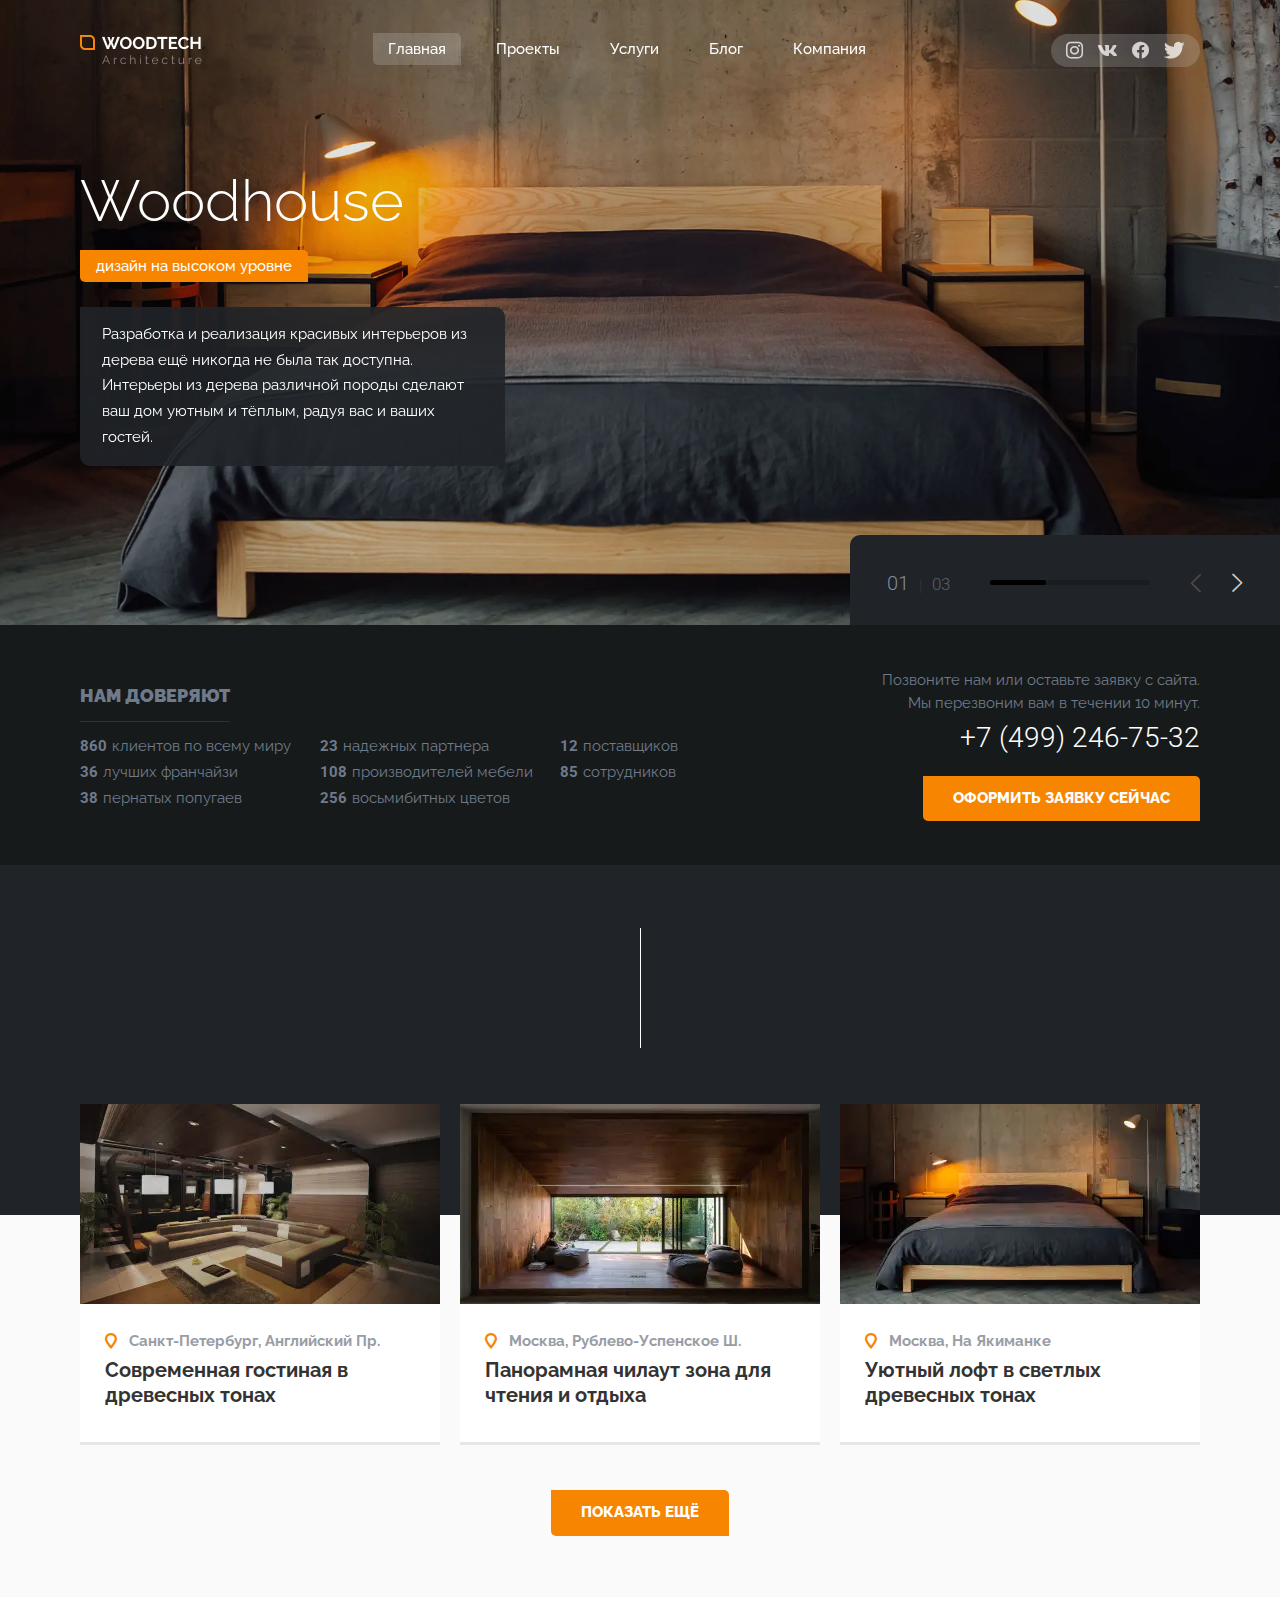
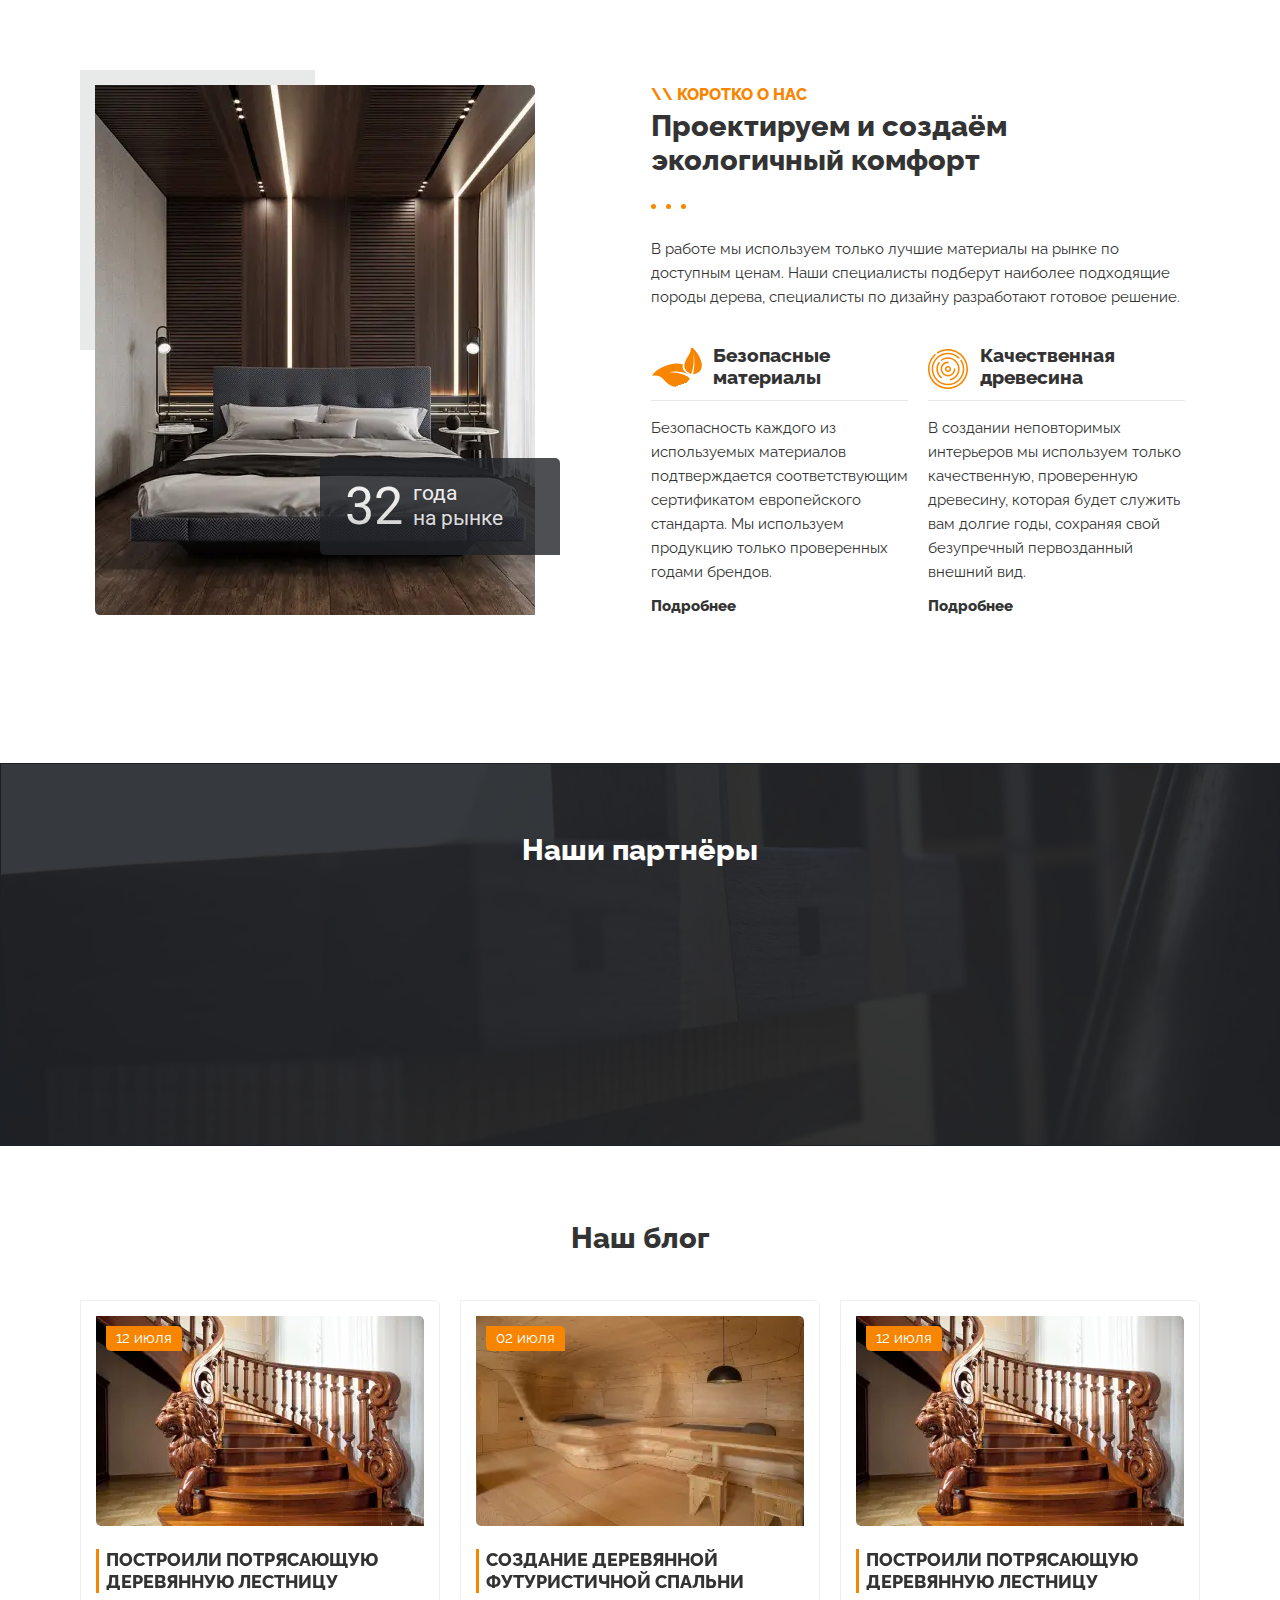
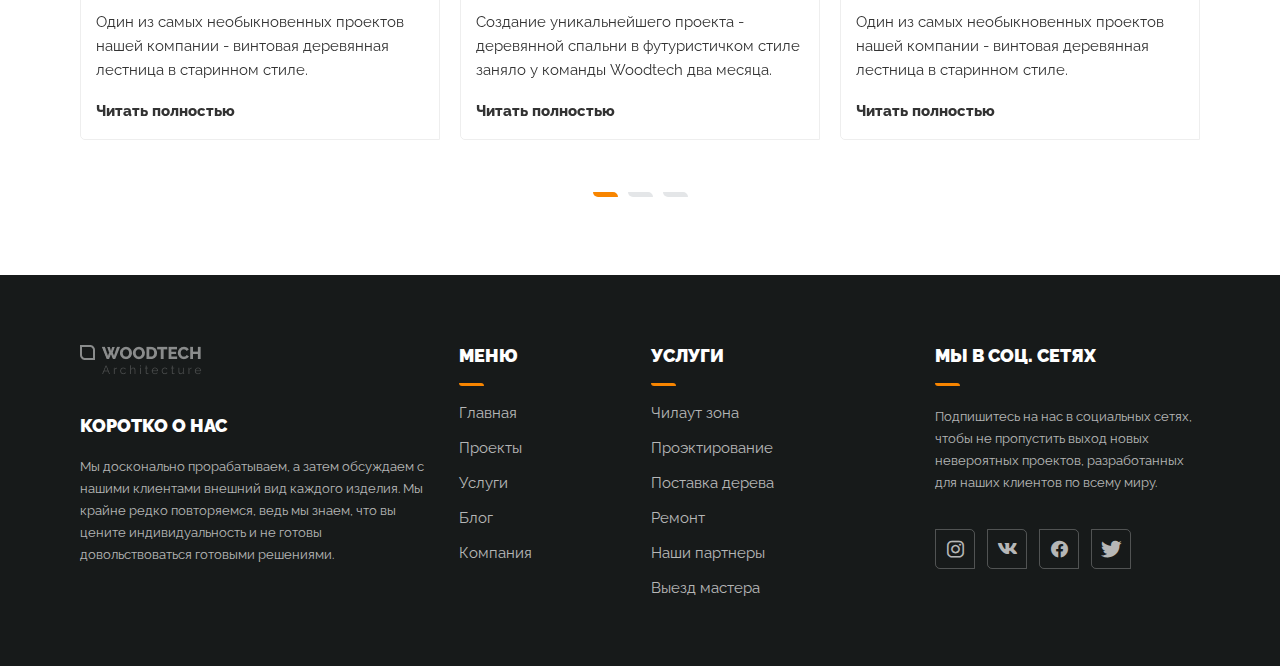
<file: index.html>
<!DOCTYPE html>
<html lang="ru">

<head>
	<title>Главная</title>
	<meta charset="UTF-8">
	<meta name="format-detection" content="telephone=no">
	<!-- <style>body{opacity: 0;}</style> -->
	<link rel="stylesheet" href="css/style.min.css?_v=20220917101238">
	<!-- <meta name="robots" content="noindex, nofollow"> -->
	<meta name="viewport" content="width=device-width, initial-scale=1.0">
</head>

<body>
	<div class="wrapper">

		<header class="header">
			<div class="header__container">

				<div class="header__body">

					<a class="header__logo logo" href="#no-scroll">
					</a>

					<div class="header__menu menu">
						<nav class="menu__body">
							<ul class="menu__list">
								<li class="menu__item">
									<a href="index.html" class="menu__link">Главная</a>
								</li>
								<li class="menu__item">
									<a href="project.html" class="menu__link">Проекты</a>
								</li>
								<li class="menu__item">
									<a href="services.html" class="menu__link">Услуги</a>
								</li>
								<li class="menu__item">
									<a href="blog.html" class="menu__link">Блог</a>
								</li>
								<li class="menu__item">
									<a href="about.html" class="menu__link">Компания</a>
								</li>
							</ul>
						</nav>

						<div class="menu__burger burger-menu">
							<span></span>
						</div>
					</div>

					<div data-da=".menu__body, 479" class="header__social social-menu">
						<a href="#no-scroll" class="social-menu__item _icon-instagram"></a>
						<a href="#no-scroll" class="social-menu__item _icon-vk"></a>
						<a href="#no-scroll" class="social-menu__item _icon-fb"></a>
						<a href="#no-scroll" class="social-menu__item _icon-twit"></a>
					</div>

				</div>

			</div>
		</header>

		<main id="#index.html" class="page-main">

			<section class="page-home">

				<div class="page-home__slider">

					<div class="page-home__swiper">

						<div class="page-home__slide slide-page-home">

							<picture><source srcset="img/page-home/page-home-slider/slider-01.webp" type="image/webp"><img src="img/page-home/page-home-slider/slider-01.png" alt="slide-photo" class="slide-page-home__bg slide-page-home__bg--1"></picture>

							<div class="slide-page-home__container">

								<div class="slide-page-home__content">
									<h1 data-swiper-parallax="-1500" class="slide-page-home__title">Woodhouse</h1>
									<h4 data-swiper-parallax="-1000" class="slide-page-home__sub-title">дизайн на высоком уровне
									</h4>
									<p data-swiper-parallax="-500" class="slide-page-home__text">
										Разработка и реализация красивых интерьеров из дерева ещё никогда не была так доступна.
										Интерьеры из дерева различной породы сделают ваш дом уютным и тёплым, радуя вас и ваших
										гостей.
									</p>
								</div>

							</div>

						</div>

						<div class="page-home__slide slide-page-home">

							<picture><source srcset="img/page-home/page-home-slider/slider-02.webp" type="image/webp"><img src="img/page-home/page-home-slider/slider-02.png" alt="slide-photo" class="slide-page-home__bg slide-page-home__bg--1"></picture>

							<div class="slide-page-home__container">

								<div class="slide-page-home__content">
									<h1 data-swiper-parallax="-1500" class="slide-page-home__title">Woodhouse</h1>
									<h4 data-swiper-parallax="-1000" class="slide-page-home__sub-title">дизайн на высоком уровне
									</h4>
									<p data-swiper-parallax="-500" class="slide-page-home__text">
										Разработка и реализация красивых интерьеров из дерева ещё никогда не была так доступна.
										Интерьеры из дерева различной породы сделают ваш дом уютным и тёплым, радуя вас и ваших
										гостей.
									</p>
								</div>

							</div>

						</div>

						<div class="page-home__slide slide-page-home">

							<picture><source srcset="img/page-home/page-home-slider/slider-01.webp" type="image/webp"><img src="img/page-home/page-home-slider/slider-01.png" alt="slide-photo" class="slide-page-home__bg slide-page-home__bg--1"></picture>

							<div class="slide-page-home__container">

								<div class="slide-page-home__content">
									<h1 data-swiper-parallax="-1500" class="slide-page-home__title">Woodhouse</h1>
									<h4 data-swiper-parallax="-1000" class="slide-page-home__sub-title">дизайн на высоком уровне
									</h4>
									<p data-swiper-parallax="-500" class="slide-page-home__text">
										Разработка и реализация красивых интерьеров из дерева ещё никогда не была так доступна.
										Интерьеры из дерева различной породы сделают ваш дом уютным и тёплым, радуя вас и ваших
										гостей.
									</p>
								</div>

							</div>

						</div>

					</div>

					<div class="page-home__controll controll-page-home">

						<div class="controll-page-home__fraction fraction-controll">
							<span class="fraction-controll__current">01</span>|<span class="fraction-controll__all">0</span>
						</div>

						<div class="controll-page-home__scroll-bar"></div>

						<div class="controll-page-home__navigation navigation-page-home">
							<span class="navigation-page-home__next _icon-arrow-left"></span>
							<span class="navigation-page-home__prev _icon-arrow-left"></span>
						</div>

					</div>

				</div>

			</section>

			<section class="page-trust trust">
				<div class="trust__container _container">

					<div class="trust__body">
						<div class="trust__difference difference-trust">
							<h2 class="difference-trust__title">Нам доверяют</h2>

							<div class="difference-trust__columns">

								<ul class="difference-trust__column">
									<li class="difference-trust__item"><span>860</span>клиентов по всему миру</li>
									<li class="difference-trust__item"><span>36</span>лучших франчайзи</li>
									<li class="difference-trust__item"><span>38</span>пернатых попугаев</li>
								</ul>

								<ul class="difference-trust__column">
									<li class="difference-trust__item"><span>23</span>надежных партнера</li>
									<li class="difference-trust__item"><span>108</span>производителей мебели</li>
									<li class="difference-trust__item"><span>256</span>восьмибитных цветов</li>
								</ul>

								<ul class="difference-trust__column">
									<li class="difference-trust__item"><span>12</span>поставщиков</li>
									<li class="difference-trust__item"><span>85</span>сотрудников</li>
								</ul>

							</div>

						</div>

						<div class="trust__address address-trust">
							<p class="address-trust__text">
								Позвоните нам или оставьте заявку с сайта.
							</p>
							<p class="address-trust__text">
								Мы перезвоним вам в течении 10 минут.
							</p>
							<a href="tel:+74992467532" class="address-trust__phone">+7 (499) 246-75-32</a>
							<button type="button" class="address-trust__button button">Оформить заявку сейчас</button>
						</div>

					</div>

				</div>
			</section>

			<section class="page-work work">

				<div class="work__top-bg">

					<div class="work__container _container">

						<div class="work__top top-work">

							<p data-watch-threshold="0.7" data-watch data-watch-once class="top-work__text">
								Представляем вам лучшие проекты, разработанные нашей командой профессионалов с любовью и заботой
								cо клиентах. Портфолио
								позволит вам выбрать интересующий стиль, цвет дерева, фактуру, дизайн и расположение элементов.
							</p>

							<span class="top-work__line"></span>

							<div data-watch-threshold="0.7" data-watch data-watch-once class="top-work__content">
								<span class="top-work__subtitle">\\ Лучшие работы</span>
								<h2 class="top-work__title">Создаём тёплую атмосферу вашего отдыха</h2>
							</div>

						</div>

					</div>

				</div>

				<div class="work__bottom-bg">

					<div class="work__container _container">

						<div class="work__bottom bottom-work">

							<div class="bottom-work__cards">

								<div class="bottom-work__card card-bottom-work">
									<div class="card-bottom-work__box-img card-bottom-work__box-img-ibg">
										<picture><source srcset="img/page-work/bg-01.webp" type="image/webp"><img class="card-bottom-work__img" src="img/page-work/bg-01.png" alt="photo"></picture>
									</div>
									<div class="card-bottom-work__content content-card-bottom">
										<a href="#no-scroll" class="content-card-bottom__location _icon-location">
											Санкт-Петербург, Английский Пр.
										</a>
										<a href="#no-scroll" class="content-card-bottom__text">
											Современная гостиная в древесных тонах
										</a>
									</div>
								</div>

								<div class="bottom-work__card card-bottom-work">
									<div class="card-bottom-work__box-img card-bottom-work__box-img-ibg">
										<picture><source srcset="img/page-work/bg-02.webp" type="image/webp"><img class="card-bottom-work__img" src="img/page-work/bg-02.png" alt="photo"></picture>
									</div>
									<div class="card-bottom-work__content content-card-bottom">
										<a href="#no-scroll" class="content-card-bottom__location _icon-location">
											Москва, Рублево-Успенское Ш.
										</a>
										<a href="#no-scroll" class="content-card-bottom__text">
											Панорамная чилаут зона для чтения и отдыха
										</a>
									</div>
								</div>

								<div class="bottom-work__card card-bottom-work">
									<div class="card-bottom-work__box-img card-bottom-work__box-img-ibg">
										<picture><source srcset="img/page-work/bg-03.webp" type="image/webp"><img class="card-bottom-work__img" src="img/page-work/bg-03.png" alt="photo2"></picture>
									</div>
									<div class="card-bottom-work__content content-card-bottom">
										<a href="#no-scroll" class="content-card-bottom__location _icon-location">
											Москва, На Якиманке
										</a>
										<a href="#no-scroll" class="content-card-bottom__text">
											Уютный лофт в светлых древесных тонах
										</a>
									</div>
								</div>

							</div>

							<button type="button" class="bottom-work__button button">Показать ещё</button>

						</div>

					</div>

				</div>

			</section>

			<section class="page__shot shot">
				<div class="shot__container _container">

					<div class="shot__inner">

						<a href="" class="shot__photo photo-shot">
							<div class="photo-shot__box photo-shot__box-ibg">
								<picture><source srcset="img/page-shot/photo-1.webp" type="image/webp"><img src="img/page-shot/photo-1.jpg" alt="photo3" class="photo-shot__img"></picture>

								<div class="photo-shot__label label-photo">
									<span class="label-photo__year">32</span>
									<span class="label-photo__text">года <br> на рынке</span>
								</div>
							</div>

						</a>

						<div class="shot__content content-shot">

							<h3 class="content-shot__subtitle">\\ коротко о нас</h3>

							<h2 class="content-shot__title">
								Проектируем и создаём экологичный комфорт
							</h2>

							<div class="content-shot__dots dots">
								<span></span>
								<span></span>
								<span></span>
							</div>

							<p class="content-shot__text">
								В работе мы используем только лучшие материалы на рынке по доступным ценам. Наши специалисты
								подберут наиболее
								подходящие породы дерева, специалисты по дизайну разработают готовое решение.
							</p>

							<div class="content-shot__columns">

								<div class="content-shot__column column-content-shot">

									<h4 class="column-content-shot__title column-content-shot__title--eco">
										Безопасные материалы
									</h4>

									<p class="column-content-shot__text">
										Безопасность каждого из используемых материалов подтверждается соответствующим
										сертификатом европейского стандарта. Мы используем продукцию только проверенных годами
										брендов.
									</p>
									<a href="#no-scroll" class="column-content-shot__more">
										Подробнее
									</a>
								</div>

								<div class="content-shot__column column-content-shot">

									<h4 class="column-content-shot__title column-content-shot__title--wood">
										Качественная древесина
									</h4>
									<p class="column-content-shot__text">
										В создании неповторимых интерьеров мы используем только качественную, проверенную
										древесину, которая будет служить вам долгие годы, сохраняя свой безупречный первозданный
										внешний вид.
									</p>
									<a href="#no-scroll" class="column-content-shot__more">
										Подробнее
									</a>
								</div>

							</div>

						</div>

					</div>

				</div>
			</section>

			<div class="partners">
				<div class="partners__bg">
					<div class="partners__container _container">

						<div class="partners__body body-partners">

							<h2 class="body-partners__title">
								Наши партнёры
							</h2>

							<div class="body-partners__items">

								<div class="body-partners__item item-partners" data-watch data-watch-once data-watch-threshold="0.7">
									<div class="item-partners__logo">
										<picture><source srcset="img/section-partners/milano.webp" type="image/webp"><img src="img/section-partners/milano.png" alt="logo"></picture>
									</div>
									<p class="item-partners__text">
										<span>Milano Parquet S.R.L.</span>
										Мы заботимся о древесине и тщательно следим за всем производственным процессом.
									</p>
								</div>

								<div class="body-partners__item item-partners" data-watch data-watch-once data-watch-threshold="0.7">
									<div class="item-partners__logo">
										<picture><source srcset="img/section-partners/mazzucato.webp" type="image/webp"><img src="img/section-partners/mazzucato.png" alt="logo"></picture>
									</div>
									<p class="item-partners__text">
										<span>Mazzucato Legnami</span>
										- итальянский производитель древесины, крупнейший лидер рынка в Европе.
									</p>
								</div>

								<div class="body-partners__item item-partners" data-watch data-watch-once data-watch-threshold="0.7">
									<div class="item-partners__logo">
										<picture><source srcset="img/section-partners/fanfani.webp" type="image/webp"><img src="img/section-partners/fanfani.png" alt="logo"></picture>
									</div>
									<p class="item-partners__text">
										<span>Andrea Fanfani</span>
										создаёт уникальную итальянскую мебель ручной работы, как продолжение вашего интерьера.
									</p>
								</div>

								<div class="body-partners__item item-partners" data-watch data-watch-once data-watch-threshold="0.7">
									<div class="item-partners__logo">
										<picture><source srcset="img/section-partners/cappelini.webp" type="image/webp"><img src="img/section-partners/cappelini.png" alt="logo"></picture>
									</div>
									<p class="item-partners__text">
										<span>Angelo Cappelini</span>
										воспроизводит мебель ушедших эпох: ампир, барокко, рококо и многие другие.
									</p>
								</div>

							</div>

						</div>

					</div>
				</div>
			</div>

			<section class="blog">
				<div class="blog__container _container">
					<h1 class="blog__title">Наш блог</h1>

					<div class="blog__slider slider-blog">
						<div class="slider-blog__wrapper slider-blog__swiper">

							<article class="slider-blog__slide slide-blog">

								<a href="#no-scroll" class="slide-blog__img-box-ibg">
									<picture><source srcset="img/slide-blog/image-01.webp" type="image/webp"><img src="img/slide-blog/image-01.jpg" alt="photo" class="slide-blog__img"></picture>
									<span class="slide-blog__date date-blog">12 июля</span>
								</a>

								<div class="slide-blog__content content-slide-blog">
									<h2 class="content-slide-blog__title">
										<a class="content-slide-blog__title-link" href="#no-scroll">
											Построили потрясающую деревянную лестницу
										</a>
									</h2>
									<p class="content-slide-blog__text">
										Один из самых необыкновенных проектов нашей компании - винтовая деревянная лестница в
										старинном стиле.
									</p>

									<div class="content-slide-blog__more">
										<a href="#no-croll" class="content-slide-blog__link">
											Читать полностью
										</a>
									</div>
								</div>
							</article>

							<article class="slider-blog__slide slide-blog">

								<a href="#no-scroll" class="slide-blog__img-box-ibg">
									<picture><source srcset="img/slide-blog/image-02.webp" type="image/webp"><img src="img/slide-blog/image-02.jpg" alt="photo" class="slide-blog__img"></picture>
									<span class="slide-blog__date date-blog">02 июля</span>
								</a>

								<div class="slide-blog__content content-slide-blog">
									<h2 class="content-slide-blog__title">
										<a class="content-slide-blog__title-link" href="#no-scroll">
											создание деревянной футуристичной спальни
										</a>
									</h2>
									<p class="content-slide-blog__text">
										Создание уникальнейшего проекта - деревянной спальни в футуристичком стиле заняло у
										команды Woodtech два месяца.
									</p>
									<div class="content-slide-blog__more">
										<a href="#no-croll" class="content-slide-blog__link">
											Читать полностью
										</a>
									</div>
								</div>
							</article>

							<article class="slider-blog__slide slide-blog">

								<a href="#no-scroll" class="slide-blog__img-box-ibg">
									<picture><source srcset="img/slide-blog/image-01.webp" type="image/webp"><img src="img/slide-blog/image-01.jpg" alt="photo" class="slide-blog__img"></picture>
									<span class="slide-blog__date date-blog">12 июля</span>
								</a>

								<div class="slide-blog__content content-slide-blog">
									<h2 class="content-slide-blog__title">
										<a class="content-slide-blog__title-link" href="#no-scroll">
											Построили потрясающую деревянную лестницу
										</a>
									</h2>
									<p class="content-slide-blog__text">
										Один из самых необыкновенных проектов нашей компании - винтовая деревянная лестница в
										старинном стиле.
									</p>
									<div class="content-slide-blog__more">
										<a href="#no-croll" class="content-slide-blog__link">
											Читать полностью
										</a>
									</div>
								</div>
							</article>

							<article class="slider-blog__slide slide-blog">

								<a href="#no-scroll" class="slide-blog__img-box-ibg">
									<picture><source srcset="img/slide-blog/image-04.webp" type="image/webp"><img src="img/slide-blog/image-04.jpg" alt="photo" class="slide-blog__img"></picture>
									<span class="slide-blog__date date-blog">12 июля</span>
								</a>

								<div class="slide-blog__content content-slide-blog">
									<h2 class="content-slide-blog__title">
										<a class="content-slide-blog__title-link" href="#no-scroll">
											Построили потрясающую деревянную лестницу
										</a>
									</h2>
									<p class="content-slide-blog__text">
										Один из самых необыкновенных проектов нашей компании - винтовая деревянная лестница в
										старинном стиле.
									</p>
									<div class="content-slide-blog__more">
										<a href="#no-croll" class="content-slide-blog__link">
											Читать полностью
										</a>
									</div>
								</div>
							</article>

							<article class="slider-blog__slide slide-blog">

								<a href="#no-scroll" class="slide-blog__img-box-ibg">
									<picture><source srcset="img/slide-blog/image-05.webp" type="image/webp"><img src="img/slide-blog/image-05.jpg" alt="photo" class="slide-blog__img"></picture>
									<span class="slide-blog__date date-blog">02 июля</span>
								</a>

								<div class="slide-blog__content content-slide-blog">
									<h2 class="content-slide-blog__title">
										<a class="content-slide-blog__title-link" href="#no-scroll">
											создание деревянной футуристичной спальни
										</a>
									</h2>
									<p class="content-slide-blog__text">
										Создание уникальнейшего проекта - деревянной спальни в футуристичком стиле заняло у
										команды Woodtech два месяца.
									</p>
									<div class="content-slide-blog__more">
										<a href="#no-croll" class="content-slide-blog__link">
											Читать полностью
										</a>
									</div>
								</div>
							</article>

						</div>

						<div class="slider-blog__pagination"></div>
					</div>

				</div>
			</section>

		</main>

		<footer class="footer">
			<div class="footer__container">

				<div class="footer__body">

					<div class="footer__content content-footer">
						<a href="index.html" class="content-footer__logo">
							<picture><source srcset="img/footer/footer-logo.webp" type="image/webp"><img src="img/footer/footer-logo.png" alt="logo"></picture>
						</a>
						<h3 class="content-footer__title footer-title">
							<span>Коротко о нас</span>
						</h3>
						<p class="content-footer__text">
							Мы досконально прорабатываем, а затем обсуждаем с нашими клиентами внешний вид каждого изделия. Мы крайне
							редко повторяемся, ведь мы знаем, что вы цените индивидуальность и не готовы довольствоваться готовыми
							решениями.
						</p>
					</div>

					<div class="footer__menu-block footer-block">

						<div data-spollers="992" class="item-menu-footer__spoller spoller-item-footer">

							<div class="spoller-item-footer__item">

								<button class="spoller-item-footer__title footer-title title-decor _icon-arrow-left" type="button" data-spoller>Меню</button>

								<div class="spoller-item-footer__body">

									<nav class="menu-footer">
										<ul class="menu-footer__list">
											<li class="menu-footer__item">
												<a href="index.html" class="menu-footer__link">Главная</a>
											</li>
											<li class="menu-footer__item">
												<a href="project.html" class="menu-footer__link">Проекты</a>
											</li>
											<li class="menu-footer__item">
												<a href="services.html" class="menu-footer__link">Услуги</a>
											</li>
											<li class="menu-footer__item">
												<a href="blog.html" class="menu-footer__link">Блог</a>
											</li>
											<li class="menu-footer__item">
												<a href="about.html" class="menu-footer__link">Компания</a>
											</li>
										</ul>
									</nav>

								</div>
							</div>

							<div class="spoller-item-footer__item">

								<button class="spoller-item-footer__title footer-title title-decor _icon-arrow-left" type="button" data-spoller>Услуги</button>

								<div class="spoller-item-footer__body">

									<nav class="menu-footer">
										<ul class="menu-footer__list">
											<li class="menu-footer__item">
												<a href="readingArea.html" class="menu-footer__link">
													Чилаут зона
												</a>
											</li>
											<li class="menu-footer__item">
												<a href="project.html" class="menu-footer__link">
													Проэктирование
												</a>
											</li>
											<li class="menu-footer__item">
												<a href="#no-scroll" class="menu-footer__link">
													Поставка дерева
												</a>
											</li>
											<li class="menu-footer__item">
												<a href="#no-scroll" class="menu-footer__link">
													Ремонт
												</a>
											</li>
											<li class="menu-footer__item">
												<a href="partners.html" class="menu-footer__link">
													Наши партнеры
												</a>
											</li>
											<li class="menu-footer__item">
												<a href="contacts.html" class="menu-footer__link">
													Выезд мастера
												</a>
											</li>
										</ul>
									</nav>

								</div>
							</div>

						</div>

					</div>

					<div class="footer__social social-footer">
						<h3 class="social-footer__title footer-title title-decor">
							<span>Мы в соц. сетях</span>
						</h3>
						<p class="social-footer__text">
							Подпишитесь на нас в социальных сетях, чтобы не пропустить выход новых невероятных проектов, разработанных для наших клиентов по всему миру.
						</p>
						<ul class="social-footer__list">
							<li class="social-footer__item">
								<a href="#no-scroll" class="social-footer__link _icon-instagram"></a>
							</li>
							<li class="social-footer__item">
								<a href="#no-scroll" class="social-footer__link _icon-vk"></a>
							</li>
							<li class="social-footer__item">
								<a href="#no-scroll" class="social-footer__link _icon-fb"></a>
							</li>
							<li class="social-footer__item">
								<a href="#no-scroll" class="social-footer__link _icon-twit"></a>
							</li>
						</ul>
					</div>

				</div>

			</div>

			<div class="footer__scroll">
				<a data-goto=".header, .header--white" data-goto-speed="1000" href="#no-scroll" class="scroll-up _icon-arrow-left"></a>
			</div>
		</footer>

	</div>
	<!--
<div id="popup" aria-hidden="true" class="popup">
	<div class="popup__wrapper">
		<div class="popup__content">
			<button data-close type="button" class="popup__close">Закрыть</button>
			<div class="popup__text">
			</div>
		</div>
	</div>
</div>-->


	<script src="js/app.min.js?_v=20220917101238"></script>
</body>

</html>
</file>
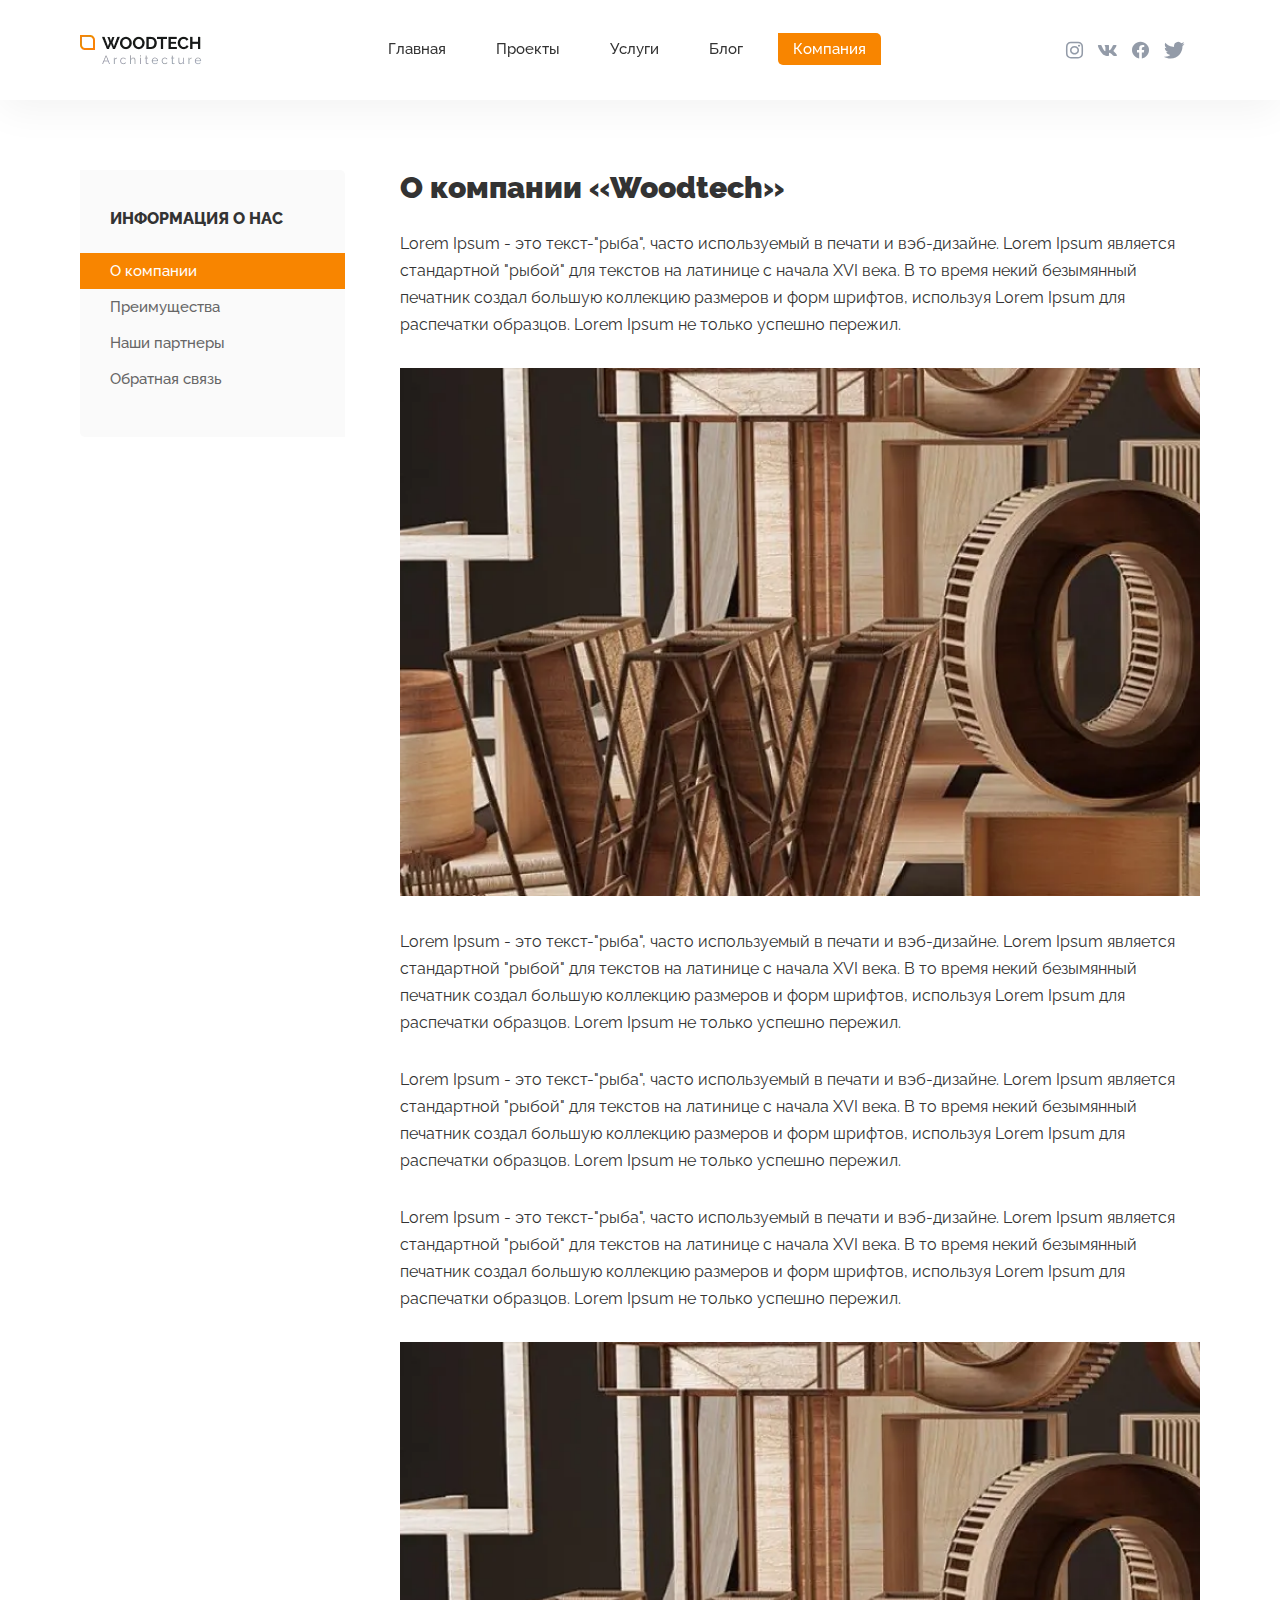
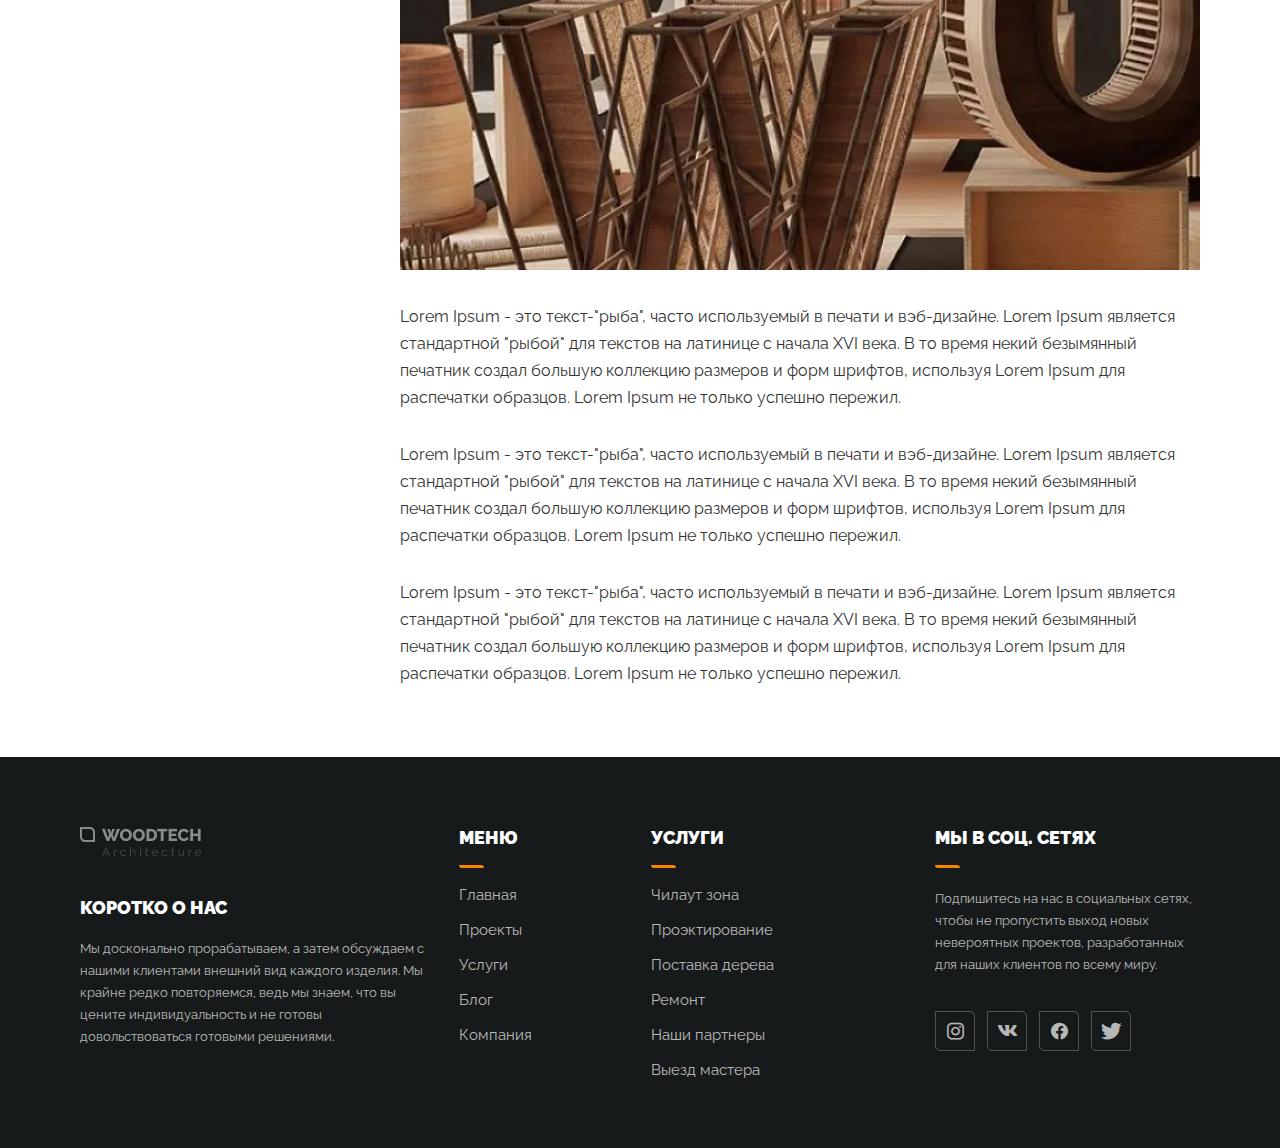
<file: about.html>
<!DOCTYPE html>
<html lang="ru">

<head>
	<title>О компании</title>
	<meta charset="UTF-8">
	<meta name="format-detection" content="telephone=no">
	<!-- <style>body{opacity: 0;}</style> -->
	<link rel="stylesheet" href="css/style.min.css?_v=20220917101238">
	<!-- <meta name="robots" content="noindex, nofollow"> -->
	<meta name="viewport" content="width=device-width, initial-scale=1.0">
</head>

<body>
	<div class="wrapper">
		<header class="header--white">
			<div class="header__container">

				<div class="header__body">

					<a class="header__logo logo" href="index.html">
					</a>

					<div class="header__menu menu">
						<nav class="menu__body">
							<ul class="menu__list">
								<li class="menu__item">
									<a href="index.html" class="menu__link">Главная</a>
								</li>
								<li class="menu__item">
									<a href="project.html" class="menu__link">Проекты</a>
								</li>
								<li class="menu__item">
									<a href="services.html" class="menu__link">Услуги</a>
								</li>
								<li class="menu__item">
									<a href="blog.html" class="menu__link">Блог</a>
								</li>
								<li class="menu__item">
									<a href="about.html" class="menu__link">Компания</a>
								</li>
							</ul>
						</nav>

						<div class="menu__burger burger-menu">
							<span></span>
						</div>
					</div>

					<div data-da=".menu__body, 479" class="header__social social-menu">
						<a href="#no-scroll" class="social-menu__item _icon-instagram"></a>
						<a href="#no-scroll" class="social-menu__item _icon-vk"></a>
						<a href="#no-scroll" class="social-menu__item _icon-fb"></a>
						<a href="#no-scroll" class="social-menu__item _icon-twit"></a>
					</div>

				</div>

			</div>
		</header>
		<main class="page page-about">

			<div class="page-about__container _container">

				<div class="page-about__body body-about">

					<aside class="body-about__sidebar sidebar">
						<h3 class="sidebar__title">Информация о нас</h3>
						<ul class="sidebar__list">
							<li class="sidebar__item sidebar__item--active">
								<a href="#no-scroll" class="sidebar__link">О компании</a>
							</li>
							<li class="sidebar__item">
								<a href="benefits.html" class="sidebar__link">Преимущества</a>
							</li>
							<li class="sidebar__item">
								<a href="partners.html" class="sidebar__link">Наши партнеры</a>
							</li>
							<li class="sidebar__item">
								<a href="contacts.html" class="sidebar__link">Обратная связь</a>
							</li>
						</ul>
					</aside>

					<div class="body-about__content content-about">
						<h2 class="content-about__title title">О компании «Woodtech»</h2>
						<p class="content-about__text">
							Lorem Ipsum - это текст-"рыба", часто используемый в печати и вэб-дизайне. Lorem Ipsum является
							стандартной "рыбой" для
							текстов на латинице с начала XVI века. В то время некий безымянный печатник создал большую
							коллекцию размеров и форм
							шрифтов, используя Lorem Ipsum для распечатки образцов. Lorem Ipsum не только успешно пережил.
						</p>
						<div class="content-about__box-img-ibg">
							<picture><source srcset="img/page-about/01.webp" type="image/webp"><img src="img/page-about/01.jpg" alt="photo" class="content-about__img"></picture>
						</div>
						<p class="content-about__text">
							Lorem Ipsum - это текст-"рыба", часто используемый в печати и вэб-дизайне. Lorem Ipsum является
							стандартной "рыбой" для
							текстов на латинице с начала XVI века. В то время некий безымянный печатник создал большую
							коллекцию размеров и форм
							шрифтов, используя Lorem Ipsum для распечатки образцов. Lorem Ipsum не только успешно пережил.
						</p>
						<p class="content-about__text">
							Lorem Ipsum - это текст-"рыба", часто используемый в печати и вэб-дизайне. Lorem Ipsum является
							стандартной "рыбой" для
							текстов на латинице с начала XVI века. В то время некий безымянный печатник создал большую
							коллекцию размеров и форм
							шрифтов, используя Lorem Ipsum для распечатки образцов. Lorem Ipsum не только успешно пережил.
						</p>
						<p class="content-about__text">
							Lorem Ipsum - это текст-"рыба", часто используемый в печати и вэб-дизайне. Lorem Ipsum является
							стандартной "рыбой" для
							текстов на латинице с начала XVI века. В то время некий безымянный печатник создал большую
							коллекцию размеров и форм
							шрифтов, используя Lorem Ipsum для распечатки образцов. Lorem Ipsum не только успешно пережил.
						</p>
						<div class="content-about__box-img-ibg">
							<picture><source srcset="img/page-about/01.webp" type="image/webp"><img src="img/page-about/01.jpg" alt="photo" class="content-about__img"></picture>
						</div>
						<p class="content-about__text">
							Lorem Ipsum - это текст-"рыба", часто используемый в печати и вэб-дизайне. Lorem Ipsum является
							стандартной "рыбой" для
							текстов на латинице с начала XVI века. В то время некий безымянный печатник создал большую
							коллекцию размеров и форм
							шрифтов, используя Lorem Ipsum для распечатки образцов. Lorem Ipsum не только успешно пережил.
						</p>
						<p class="content-about__text">
							Lorem Ipsum - это текст-"рыба", часто используемый в печати и вэб-дизайне. Lorem Ipsum является
							стандартной "рыбой" для
							текстов на латинице с начала XVI века. В то время некий безымянный печатник создал большую
							коллекцию размеров и форм
							шрифтов, используя Lorem Ipsum для распечатки образцов. Lorem Ipsum не только успешно пережил.
						</p>
						<p class="content-about__text">
							Lorem Ipsum - это текст-"рыба", часто используемый в печати и вэб-дизайне. Lorem Ipsum является
							стандартной "рыбой" для
							текстов на латинице с начала XVI века. В то время некий безымянный печатник создал большую
							коллекцию размеров и форм
							шрифтов, используя Lorem Ipsum для распечатки образцов. Lorem Ipsum не только успешно пережил.
						</p>
					</div>

				</div>

			</div>

		</main>
		<footer class="footer">
			<div class="footer__container">

				<div class="footer__body">

					<div class="footer__content content-footer">
						<a href="index.html" class="content-footer__logo">
							<picture><source srcset="img/footer/footer-logo.webp" type="image/webp"><img src="img/footer/footer-logo.png" alt="logo"></picture>
						</a>
						<h3 class="content-footer__title footer-title">
							<span>Коротко о нас</span>
						</h3>
						<p class="content-footer__text">
							Мы досконально прорабатываем, а затем обсуждаем с нашими клиентами внешний вид каждого изделия. Мы крайне
							редко повторяемся, ведь мы знаем, что вы цените индивидуальность и не готовы довольствоваться готовыми
							решениями.
						</p>
					</div>

					<div class="footer__menu-block footer-block">

						<div data-spollers="992" class="item-menu-footer__spoller spoller-item-footer">

							<div class="spoller-item-footer__item">

								<button class="spoller-item-footer__title footer-title title-decor _icon-arrow-left" type="button" data-spoller>Меню</button>

								<div class="spoller-item-footer__body">

									<nav class="menu-footer">
										<ul class="menu-footer__list">
											<li class="menu-footer__item">
												<a href="index.html" class="menu-footer__link">Главная</a>
											</li>
											<li class="menu-footer__item">
												<a href="project.html" class="menu-footer__link">Проекты</a>
											</li>
											<li class="menu-footer__item">
												<a href="services.html" class="menu-footer__link">Услуги</a>
											</li>
											<li class="menu-footer__item">
												<a href="blog.html" class="menu-footer__link">Блог</a>
											</li>
											<li class="menu-footer__item">
												<a href="about.html" class="menu-footer__link">Компания</a>
											</li>
										</ul>
									</nav>

								</div>
							</div>

							<div class="spoller-item-footer__item">

								<button class="spoller-item-footer__title footer-title title-decor _icon-arrow-left" type="button" data-spoller>Услуги</button>

								<div class="spoller-item-footer__body">

									<nav class="menu-footer">
										<ul class="menu-footer__list">
											<li class="menu-footer__item">
												<a href="readingArea.html" class="menu-footer__link">
													Чилаут зона
												</a>
											</li>
											<li class="menu-footer__item">
												<a href="project.html" class="menu-footer__link">
													Проэктирование
												</a>
											</li>
											<li class="menu-footer__item">
												<a href="#no-scroll" class="menu-footer__link">
													Поставка дерева
												</a>
											</li>
											<li class="menu-footer__item">
												<a href="#no-scroll" class="menu-footer__link">
													Ремонт
												</a>
											</li>
											<li class="menu-footer__item">
												<a href="partners.html" class="menu-footer__link">
													Наши партнеры
												</a>
											</li>
											<li class="menu-footer__item">
												<a href="contacts.html" class="menu-footer__link">
													Выезд мастера
												</a>
											</li>
										</ul>
									</nav>

								</div>
							</div>

						</div>

					</div>

					<div class="footer__social social-footer">
						<h3 class="social-footer__title footer-title title-decor">
							<span>Мы в соц. сетях</span>
						</h3>
						<p class="social-footer__text">
							Подпишитесь на нас в социальных сетях, чтобы не пропустить выход новых невероятных проектов, разработанных для наших клиентов по всему миру.
						</p>
						<ul class="social-footer__list">
							<li class="social-footer__item">
								<a href="#no-scroll" class="social-footer__link _icon-instagram"></a>
							</li>
							<li class="social-footer__item">
								<a href="#no-scroll" class="social-footer__link _icon-vk"></a>
							</li>
							<li class="social-footer__item">
								<a href="#no-scroll" class="social-footer__link _icon-fb"></a>
							</li>
							<li class="social-footer__item">
								<a href="#no-scroll" class="social-footer__link _icon-twit"></a>
							</li>
						</ul>
					</div>

				</div>

			</div>

			<div class="footer__scroll">
				<a data-goto=".header, .header--white" data-goto-speed="1000" href="#no-scroll" class="scroll-up _icon-arrow-left"></a>
			</div>
		</footer>
	</div>
	<!--
<div id="popup" aria-hidden="true" class="popup">
	<div class="popup__wrapper">
		<div class="popup__content">
			<button data-close type="button" class="popup__close">Закрыть</button>
			<div class="popup__text">
			</div>
		</div>
	</div>
</div>-->


	<script src="js/app.min.js?_v=20220917101238"></script>
</body>

</html>
</file>
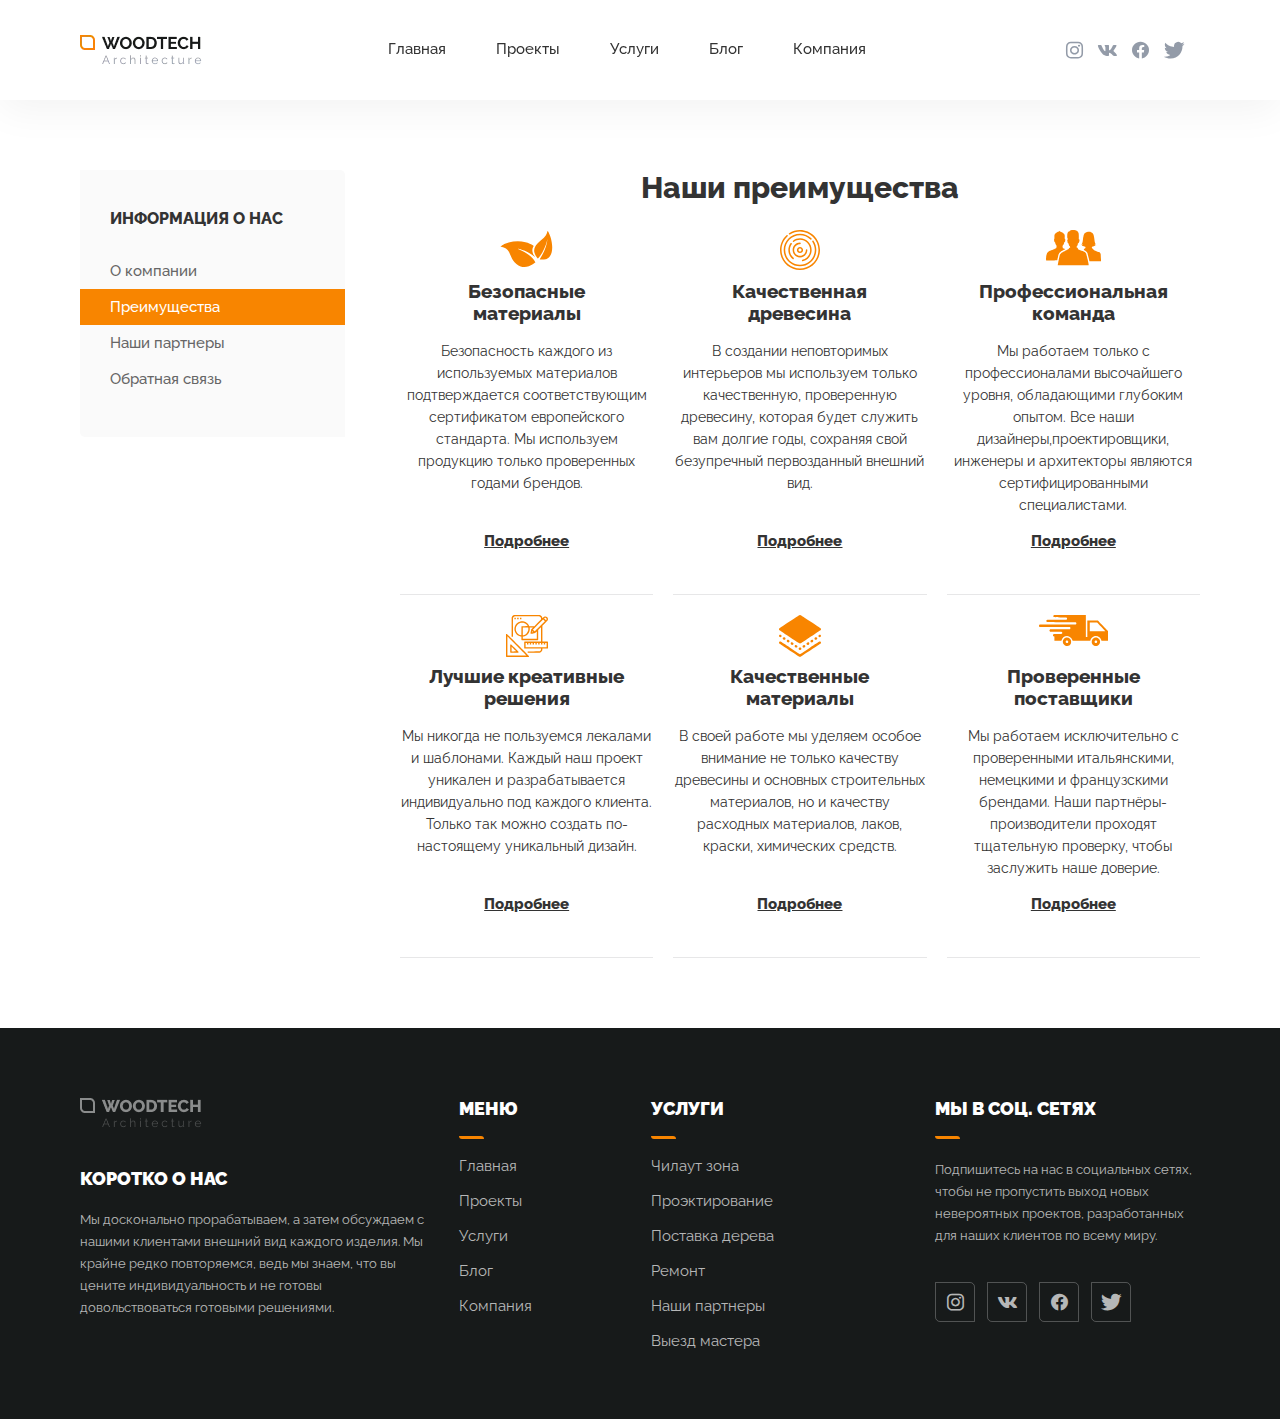
<file: benefits.html>
<!DOCTYPE html>
<html lang="ru">

<head>
	<title>Наши преимущества</title>
	<meta charset="UTF-8">
	<meta name="format-detection" content="telephone=no">
	<!-- <style>body{opacity: 0;}</style> -->
	<link rel="stylesheet" href="css/style.min.css?_v=20220917101238">
	<!-- <meta name="robots" content="noindex, nofollow"> -->
	<meta name="viewport" content="width=device-width, initial-scale=1.0">
</head>

<body>
	<div class="wrapper">
		<header class="header--white">
			<div class="header__container">

				<div class="header__body">

					<a class="header__logo logo" href="index.html">
					</a>

					<div class="header__menu menu">
						<nav class="menu__body">
							<ul class="menu__list">
								<li class="menu__item">
									<a href="index.html" class="menu__link">Главная</a>
								</li>
								<li class="menu__item">
									<a href="project.html" class="menu__link">Проекты</a>
								</li>
								<li class="menu__item">
									<a href="services.html" class="menu__link">Услуги</a>
								</li>
								<li class="menu__item">
									<a href="blog.html" class="menu__link">Блог</a>
								</li>
								<li class="menu__item">
									<a href="about.html" class="menu__link">Компания</a>
								</li>
							</ul>
						</nav>

						<div class="menu__burger burger-menu">
							<span></span>
						</div>
					</div>

					<div data-da=".menu__body, 479" class="header__social social-menu">
						<a href="#no-scroll" class="social-menu__item _icon-instagram"></a>
						<a href="#no-scroll" class="social-menu__item _icon-vk"></a>
						<a href="#no-scroll" class="social-menu__item _icon-fb"></a>
						<a href="#no-scroll" class="social-menu__item _icon-twit"></a>
					</div>

				</div>

			</div>
		</header>
		<main class="page page-benefits">

			<div class="page-benefits__container _container">

				<div class="page-benefits__body body-benefits">

					<aside class="body-benefits__sidebar sidebar">
						<h3 class="sidebar__title">Информация о нас</h3>
						<ul class="sidebar__list">
							<li class="sidebar__item">
								<a href="about.html" class="sidebar__link">О компании</a>
							</li>
							<li class="sidebar__item sidebar__item--active">
								<a href="#no-scroll" class="sidebar__link">Преимущества</a>
							</li>
							<li class="sidebar__item">
								<a href="partners.html" class="sidebar__link">Наши партнеры</a>
							</li>
							<li class="sidebar__item">
								<a href="#no-scroll" class="sidebar__link">Обратная связь</a>
							</li>
						</ul>
					</aside>

					<div class="body-benefits__content content-benefits">
						<h2 class="content-benefits__title title">Наши преимущества</h2>

						<div class="content-benefits__items">

							<div class="content-benefits__item item-benefits">
								<img src="img/page-benefits/eco.svg" alt="icon" class="item-benefits__icon">
								<h3 class="item-benefits__title">Безопасные материалы</h3>
								<p class="item-benefits__text">
									Безопасность каждого из используемых материалов подтверждается соответствующим сертификатом
									европейского стандарта. Мы
									используем продукцию только проверенных
									годами брендов.
								</p>
								<a href="#no-scroll" class="item-benefits__more">Подробнее</a>
							</div>

							<div class="content-benefits__item item-benefits">
								<img src="img/page-benefits/wood-cut.svg" alt="icon" class="item-benefits__icon">
								<h3 class="item-benefits__title">Качественная древесина</h3>
								<p class="item-benefits__text">
									В создании неповторимых интерьеров мы используем только качественную, проверенную древесину,
									которая будет служить вам
									долгие годы, сохраняя свой безупречный первозданный
									внешний вид.
								</p>
								<a href="#no-scroll" class="item-benefits__more">Подробнее</a>
							</div>

							<div class="content-benefits__item item-benefits">
								<!--<div class="item-benefits__icon-box">-->
								<img src="img/page-benefits/team.svg" alt="icon" class="item-benefits__icon">
								<!--</div>-->
								<h3 class="item-benefits__title">Профессиональная команда</h3>
								<p class="item-benefits__text">
									Мы работаем только с профессионалами высочайшего уровня, обладающими глубоким опытом. Все
									наши дизайнеры,проектировщики, инженеры и архитекторы являются сертифицированными специалистами.

								</p>
								<a href="#no-scroll" class="item-benefits__more">Подробнее</a>
							</div>

							<div class="content-benefits__item item-benefits">
								<img src="img/page-benefits/design.svg" alt="icon" class="item-benefits__icon">
								<h3 class="item-benefits__title">Лучшие креативные решения</h3>
								<p class="item-benefits__text">
									Мы никогда не пользуемся лекалами и шаблонами. Каждый наш проект уникален и разрабатывается
									индивидуально под каждого
									клиента. Только так можно создать по-настоящему уникальный дизайн.
								</p>
								<a href="#no-scroll" class="item-benefits__more">Подробнее</a>
							</div>

							<div class="content-benefits__item item-benefits">
								<img src="img/page-benefits/material.svg" alt="icon" class="item-benefits__icon">
								<h3 class="item-benefits__title">Качественные материалы</h3>
								<p class="item-benefits__text">
									В своей работе мы уделяем особое внимание не только качеству древесины и основных
									строительных материалов, но и качеству
									расходных материалов, лаков, краски, химических средств.
								</p>
								<a href="#no-scroll" class="item-benefits__more">Подробнее</a>
							</div>

							<div class="content-benefits__item item-benefits">
								<img src="img/page-benefits/delivery.svg" alt="icon" class="item-benefits__icon">
								<h3 class="item-benefits__title">Проверенные поставщики</h3>
								<p class="item-benefits__text">
									Мы работаем исключительно с проверенными итальянскими, немецкими и французскими брендами.
									Наши партнёры-производители
									проходят тщательную проверку, чтобы заслужить наше доверие.
								</p>
								<a href="#no-scroll" class="item-benefits__more">Подробнее</a>
							</div>

						</div>
					</div>

				</div>

			</div>

		</main>
		<footer class="footer">
			<div class="footer__container">

				<div class="footer__body">

					<div class="footer__content content-footer">
						<a href="index.html" class="content-footer__logo">
							<picture><source srcset="img/footer/footer-logo.webp" type="image/webp"><img src="img/footer/footer-logo.png" alt="logo"></picture>
						</a>
						<h3 class="content-footer__title footer-title">
							<span>Коротко о нас</span>
						</h3>
						<p class="content-footer__text">
							Мы досконально прорабатываем, а затем обсуждаем с нашими клиентами внешний вид каждого изделия. Мы крайне
							редко повторяемся, ведь мы знаем, что вы цените индивидуальность и не готовы довольствоваться готовыми
							решениями.
						</p>
					</div>

					<div class="footer__menu-block footer-block">

						<div data-spollers="992" class="item-menu-footer__spoller spoller-item-footer">

							<div class="spoller-item-footer__item">

								<button class="spoller-item-footer__title footer-title title-decor _icon-arrow-left" type="button" data-spoller>Меню</button>

								<div class="spoller-item-footer__body">

									<nav class="menu-footer">
										<ul class="menu-footer__list">
											<li class="menu-footer__item">
												<a href="index.html" class="menu-footer__link">Главная</a>
											</li>
											<li class="menu-footer__item">
												<a href="project.html" class="menu-footer__link">Проекты</a>
											</li>
											<li class="menu-footer__item">
												<a href="services.html" class="menu-footer__link">Услуги</a>
											</li>
											<li class="menu-footer__item">
												<a href="blog.html" class="menu-footer__link">Блог</a>
											</li>
											<li class="menu-footer__item">
												<a href="about.html" class="menu-footer__link">Компания</a>
											</li>
										</ul>
									</nav>

								</div>
							</div>

							<div class="spoller-item-footer__item">

								<button class="spoller-item-footer__title footer-title title-decor _icon-arrow-left" type="button" data-spoller>Услуги</button>

								<div class="spoller-item-footer__body">

									<nav class="menu-footer">
										<ul class="menu-footer__list">
											<li class="menu-footer__item">
												<a href="readingArea.html" class="menu-footer__link">
													Чилаут зона
												</a>
											</li>
											<li class="menu-footer__item">
												<a href="project.html" class="menu-footer__link">
													Проэктирование
												</a>
											</li>
											<li class="menu-footer__item">
												<a href="#no-scroll" class="menu-footer__link">
													Поставка дерева
												</a>
											</li>
											<li class="menu-footer__item">
												<a href="#no-scroll" class="menu-footer__link">
													Ремонт
												</a>
											</li>
											<li class="menu-footer__item">
												<a href="partners.html" class="menu-footer__link">
													Наши партнеры
												</a>
											</li>
											<li class="menu-footer__item">
												<a href="contacts.html" class="menu-footer__link">
													Выезд мастера
												</a>
											</li>
										</ul>
									</nav>

								</div>
							</div>

						</div>

					</div>

					<div class="footer__social social-footer">
						<h3 class="social-footer__title footer-title title-decor">
							<span>Мы в соц. сетях</span>
						</h3>
						<p class="social-footer__text">
							Подпишитесь на нас в социальных сетях, чтобы не пропустить выход новых невероятных проектов, разработанных для наших клиентов по всему миру.
						</p>
						<ul class="social-footer__list">
							<li class="social-footer__item">
								<a href="#no-scroll" class="social-footer__link _icon-instagram"></a>
							</li>
							<li class="social-footer__item">
								<a href="#no-scroll" class="social-footer__link _icon-vk"></a>
							</li>
							<li class="social-footer__item">
								<a href="#no-scroll" class="social-footer__link _icon-fb"></a>
							</li>
							<li class="social-footer__item">
								<a href="#no-scroll" class="social-footer__link _icon-twit"></a>
							</li>
						</ul>
					</div>

				</div>

			</div>

			<div class="footer__scroll">
				<a data-goto=".header, .header--white" data-goto-speed="1000" href="#no-scroll" class="scroll-up _icon-arrow-left"></a>
			</div>
		</footer>
	</div>
	<!--
<div id="popup" aria-hidden="true" class="popup">
	<div class="popup__wrapper">
		<div class="popup__content">
			<button data-close type="button" class="popup__close">Закрыть</button>
			<div class="popup__text">
			</div>
		</div>
	</div>
</div>-->


	<script src="js/app.min.js?_v=20220917101238"></script>
</body>

</html>
</file>
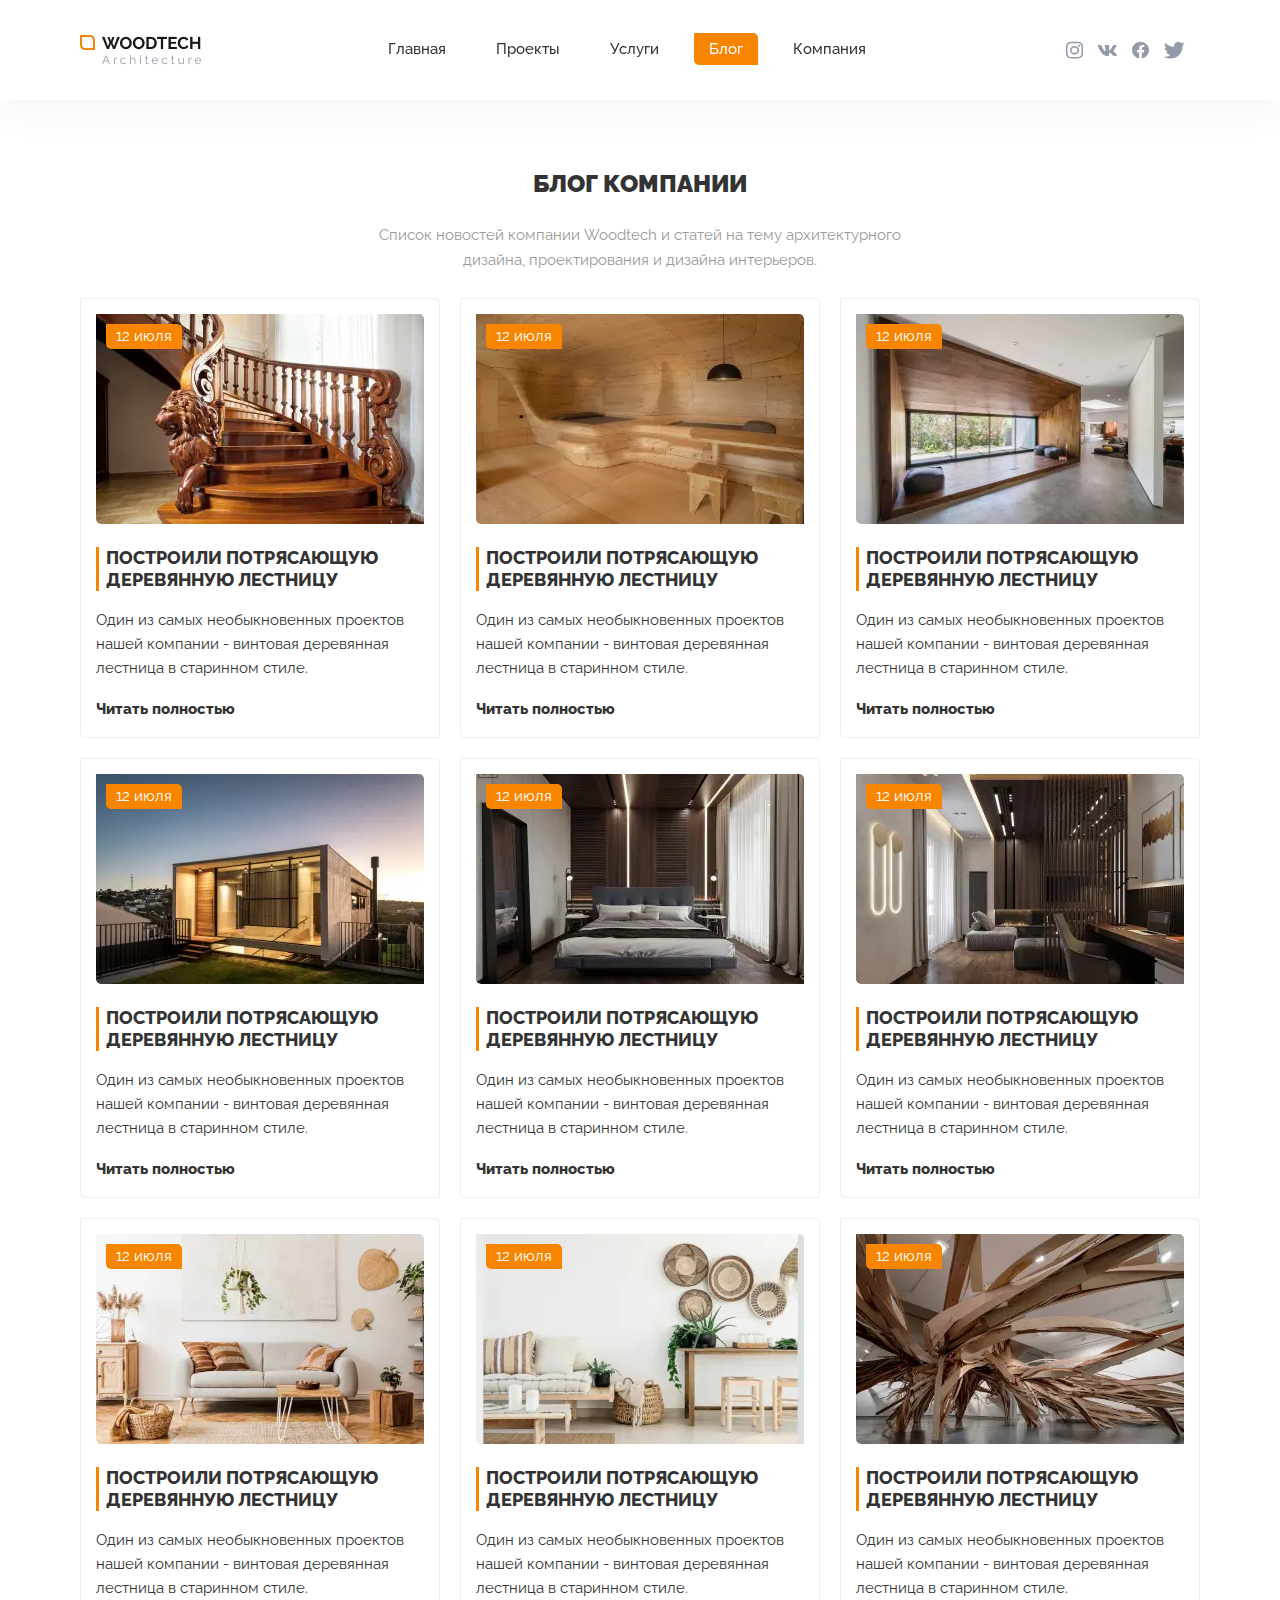
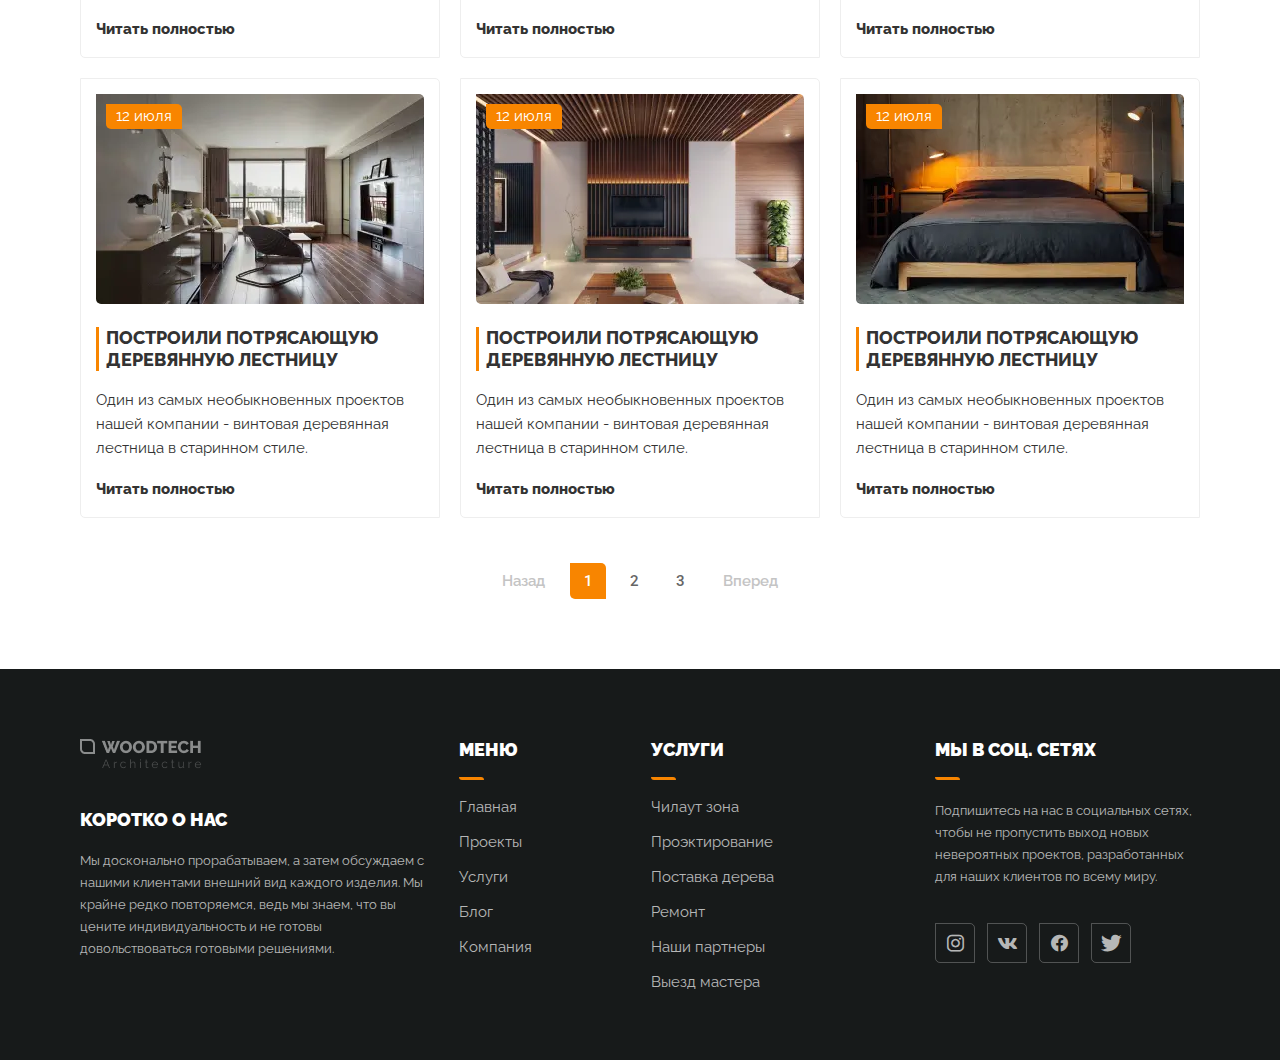
<file: blog.html>
<!DOCTYPE html>
<html lang="ru">

<head>
	<title>Блог компании</title>
	<meta charset="UTF-8">
	<meta name="format-detection" content="telephone=no">
	<!-- <style>body{opacity: 0;}</style> -->
	<link rel="stylesheet" href="css/style.min.css?_v=20220917101238">
	<!-- <meta name="robots" content="noindex, nofollow"> -->
	<meta name="viewport" content="width=device-width, initial-scale=1.0">
</head>

<body>
	<div class="wrapper">
		<header class="header--white">
			<div class="header__container">

				<div class="header__body">

					<a class="header__logo logo" href="index.html">
					</a>

					<div class="header__menu menu">
						<nav class="menu__body">
							<ul class="menu__list">
								<li class="menu__item">
									<a href="index.html" class="menu__link">Главная</a>
								</li>
								<li class="menu__item">
									<a href="project.html" class="menu__link">Проекты</a>
								</li>
								<li class="menu__item">
									<a href="services.html" class="menu__link">Услуги</a>
								</li>
								<li class="menu__item">
									<a href="blog.html" class="menu__link">Блог</a>
								</li>
								<li class="menu__item">
									<a href="about.html" class="menu__link">Компания</a>
								</li>
							</ul>
						</nav>

						<div class="menu__burger burger-menu">
							<span></span>
						</div>
					</div>

					<div data-da=".menu__body, 479" class="header__social social-menu">
						<a href="#no-scroll" class="social-menu__item _icon-instagram"></a>
						<a href="#no-scroll" class="social-menu__item _icon-vk"></a>
						<a href="#no-scroll" class="social-menu__item _icon-fb"></a>
						<a href="#no-scroll" class="social-menu__item _icon-twit"></a>
					</div>

				</div>

			</div>
		</header>
		<main class="page page-blog">

			<div class="page-blog__container _container">

				<div class="page-blog__body body-blog">
					<h2 class="body-blog__title title">Блог компании</h2>
					<p class="body-blog__text">
						Список новостей компании Woodtech и статей на тему архитектурного дизайна, проектирования и дизайна
						интерьеров.
					</p>

					<div class="cards-blog__items">

						<article class="cards-blog__item slide-blog">

							<a href="#no-scroll" class="slide-blog__img-box-ibg">
								<picture><source srcset="img/slide-blog/image-01.webp" type="image/webp"><img src="img/slide-blog/image-01.jpg" alt="photo" class="slide-blog__img"></picture>
								<span class="slide-blog__date date-blog">12 июля</span>
							</a>

							<div class="cards-blog__content content-slide-blog">
								<h2 class="content-slide-blog__title">
									<a class="content-slide-blog__title-link" href="#no-scroll">
										Построили потрясающую деревянную лестницу
									</a>
								</h2>
								<p class="content-slide-blog__text">
									Один из самых необыкновенных проектов нашей компании - винтовая деревянная лестница в
									старинном стиле.
								</p>
								<div class="content-slide-blog__more">
									<a href="#no-croll" class="content-slide-blog__link">
										Читать полностью
									</a>
								</div>
							</div>

						</article>

						<article class="cards-blog__item slide-blog">

							<a href="#no-scroll" class="slide-blog__img-box-ibg">
								<picture><source srcset="img/slide-blog/image-02.webp" type="image/webp"><img src="img/slide-blog/image-02.jpg" alt="photo" class="slide-blog__img"></picture>
								<span class="slide-blog__date date-blog">12 июля</span>
							</a>

							<div class="cards-blog__content content-slide-blog">
								<h2 class="content-slide-blog__title">
									<a class="content-slide-blog__title-link" href="#no-scroll">
										Построили потрясающую деревянную лестницу
									</a>
								</h2>
								<p class="content-slide-blog__text">
									Один из самых необыкновенных проектов нашей компании - винтовая деревянная лестница в
									старинном стиле.
								</p>
								<div class="content-slide-blog__more">
									<a href="#no-croll" class="content-slide-blog__link">
										Читать полностью
									</a>
								</div>
							</div>

						</article>

						<article class="cards-blog__item slide-blog">

							<a href="#no-scroll" class="slide-blog__img-box-ibg">
								<picture><source srcset="img/slide-blog/image-03.webp" type="image/webp"><img src="img/slide-blog/image-03.jpg" alt="photo" class="slide-blog__img"></picture>
								<span class="slide-blog__date date-blog">12 июля</span>
							</a>

							<div class="cards-blog__content content-slide-blog">
								<h2 class="content-slide-blog__title">
									<a class="content-slide-blog__title-link" href="#no-scroll">
										Построили потрясающую деревянную лестницу
									</a>
								</h2>
								<p class="content-slide-blog__text">
									Один из самых необыкновенных проектов нашей компании - винтовая деревянная лестница в
									старинном стиле.
								</p>
								<div class="content-slide-blog__more">
									<a href="#no-croll" class="content-slide-blog__link">
										Читать полностью
									</a>
								</div>
							</div>

						</article>

						<article class="cards-blog__item slide-blog">

							<a href="#no-scroll" class="slide-blog__img-box-ibg">
								<picture><source srcset="img/slide-blog/image-04.webp" type="image/webp"><img src="img/slide-blog/image-04.jpg" alt="photo" class="slide-blog__img"></picture>
								<span class="slide-blog__date date-blog">12 июля</span>
							</a>

							<div class="cards-blog__content content-slide-blog">
								<h2 class="content-slide-blog__title">
									<a class="content-slide-blog__title-link" href="#no-scroll">
										Построили потрясающую деревянную лестницу
									</a>
								</h2>
								<p class="content-slide-blog__text">
									Один из самых необыкновенных проектов нашей компании - винтовая деревянная лестница в
									старинном стиле.
								</p>
								<div class="content-slide-blog__more">
									<a href="#no-croll" class="content-slide-blog__link">
										Читать полностью
									</a>
								</div>
							</div>

						</article>

						<article class="cards-blog__item slide-blog">

							<a href="#no-scroll" class="slide-blog__img-box-ibg">
								<picture><source srcset="img/slide-blog/image-05.webp" type="image/webp"><img src="img/slide-blog/image-05.jpg" alt="photo" class="slide-blog__img"></picture>
								<span class="slide-blog__date date-blog">12 июля</span>
							</a>

							<div class="cards-blog__content content-slide-blog">
								<h2 class="content-slide-blog__title">
									<a class="content-slide-blog__title-link" href="#no-scroll">
										Построили потрясающую деревянную лестницу
									</a>
								</h2>
								<p class="content-slide-blog__text">
									Один из самых необыкновенных проектов нашей компании - винтовая деревянная лестница в
									старинном стиле.
								</p>
								<div class="content-slide-blog__more">
									<a href="#no-croll" class="content-slide-blog__link">
										Читать полностью
									</a>
								</div>
							</div>

						</article>

						<article class="cards-blog__item slide-blog">

							<a href="#no-scroll" class="slide-blog__img-box-ibg">
								<picture><source srcset="img/slide-blog/image-06.webp" type="image/webp"><img src="img/slide-blog/image-06.jpg" alt="photo" class="slide-blog__img"></picture>
								<span class="slide-blog__date date-blog">12 июля</span>
							</a>

							<div class="cards-blog__content content-slide-blog">
								<h2 class="content-slide-blog__title">
									<a class="content-slide-blog__title-link" href="#no-scroll">
										Построили потрясающую деревянную лестницу
									</a>
								</h2>
								<p class="content-slide-blog__text">
									Один из самых необыкновенных проектов нашей компании - винтовая деревянная лестница в
									старинном стиле.
								</p>
								<div class="content-slide-blog__more">
									<a href="#no-croll" class="content-slide-blog__link">
										Читать полностью
									</a>
								</div>
							</div>

						</article>

						<article class="cards-blog__item slide-blog">

							<a href="#no-scroll" class="slide-blog__img-box-ibg">
								<picture><source srcset="img/slide-blog/image-07.webp" type="image/webp"><img src="img/slide-blog/image-07.jpg" alt="photo" class="slide-blog__img"></picture>
								<span class="slide-blog__date date-blog">12 июля</span>
							</a>

							<div class="cards-blog__content content-slide-blog">
								<h2 class="content-slide-blog__title">
									<a class="content-slide-blog__title-link" href="#no-scroll">
										Построили потрясающую деревянную лестницу
									</a>
								</h2>
								<p class="content-slide-blog__text">
									Один из самых необыкновенных проектов нашей компании - винтовая деревянная лестница в
									старинном стиле.
								</p>
								<div class="content-slide-blog__more">
									<a href="#no-croll" class="content-slide-blog__link">
										Читать полностью
									</a>
								</div>
							</div>

						</article>

						<article class="cards-blog__item slide-blog">

							<a href="#no-scroll" class="slide-blog__img-box-ibg">
								<picture><source srcset="img/slide-blog/image-08.webp" type="image/webp"><img src="img/slide-blog/image-08.jpg" alt="photo" class="slide-blog__img"></picture>
								<span class="slide-blog__date date-blog">12 июля</span>
							</a>

							<div class="cards-blog__content content-slide-blog">
								<h2 class="content-slide-blog__title">
									<a class="content-slide-blog__title-link" href="#no-scroll">
										Построили потрясающую деревянную лестницу
									</a>
								</h2>
								<p class="content-slide-blog__text">
									Один из самых необыкновенных проектов нашей компании - винтовая деревянная лестница в
									старинном стиле.
								</p>
								<div class="content-slide-blog__more">
									<a href="#no-croll" class="content-slide-blog__link">
										Читать полностью
									</a>
								</div>
							</div>

						</article>

						<article class="cards-blog__item slide-blog">

							<a href="#no-scroll" class="slide-blog__img-box-ibg">
								<picture><source srcset="img/slide-blog/image-09.webp" type="image/webp"><img src="img/slide-blog/image-09.jpg" alt="photo" class="slide-blog__img"></picture>
								<span class="slide-blog__date date-blog">12 июля</span>
							</a>

							<div class="cards-blog__content content-slide-blog">
								<h2 class="content-slide-blog__title">
									<a class="content-slide-blog__title-link" href="#no-scroll">
										Построили потрясающую деревянную лестницу
									</a>
								</h2>
								<p class="content-slide-blog__text">
									Один из самых необыкновенных проектов нашей компании - винтовая деревянная лестница в
									старинном стиле.
								</p>
								<div class="content-slide-blog__more">
									<a href="#no-croll" class="content-slide-blog__link">
										Читать полностью
									</a>
								</div>
							</div>

						</article>

						<article class="cards-blog__item slide-blog">

							<a href="#no-scroll" class="slide-blog__img-box-ibg">
								<picture><source srcset="img/slide-blog/image-10.webp" type="image/webp"><img src="img/slide-blog/image-10.jpg" alt="photo" class="slide-blog__img"></picture>
								<span class="slide-blog__date date-blog">12 июля</span>
							</a>

							<div class="cards-blog__content content-slide-blog">
								<h2 class="content-slide-blog__title">
									<a class="content-slide-blog__title-link" href="#no-scroll">
										Построили потрясающую деревянную лестницу
									</a>
								</h2>
								<p class="content-slide-blog__text">
									Один из самых необыкновенных проектов нашей компании - винтовая деревянная лестница в
									старинном стиле.
								</p>
								<div class="content-slide-blog__more">
									<a href="#no-croll" class="content-slide-blog__link">
										Читать полностью
									</a>
								</div>
							</div>

						</article>

						<article class="cards-blog__item slide-blog">

							<a href="#no-scroll" class="slide-blog__img-box-ibg">
								<picture><source srcset="img/slide-blog/image-11.webp" type="image/webp"><img src="img/slide-blog/image-11.jpg" alt="photo" class="slide-blog__img"></picture>
								<span class="slide-blog__date date-blog">12 июля</span>
							</a>

							<div class="cards-blog__content content-slide-blog">
								<h2 class="content-slide-blog__title">
									<a class="content-slide-blog__title-link" href="#no-scroll">
										Построили потрясающую деревянную лестницу
									</a>
								</h2>
								<p class="content-slide-blog__text">
									Один из самых необыкновенных проектов нашей компании - винтовая деревянная лестница в
									старинном стиле.
								</p>
								<div class="content-slide-blog__more">
									<a href="#no-croll" class="content-slide-blog__link">
										Читать полностью
									</a>
								</div>
							</div>

						</article>

						<article class="cards-blog__item slide-blog">

							<a href="#no-scroll" class="slide-blog__img-box-ibg">
								<picture><source srcset="img/slide-blog/image-12.webp" type="image/webp"><img src="img/slide-blog/image-12.jpg" alt="photo" class="slide-blog__img"></picture>
								<span class="slide-blog__date date-blog">12 июля</span>
							</a>

							<div class="cards-blog__content content-slide-blog">
								<h2 class="content-slide-blog__title">
									<a class="content-slide-blog__title-link" href="#no-scroll">
										Построили потрясающую деревянную лестницу
									</a>
								</h2>
								<p class="content-slide-blog__text">
									Один из самых необыкновенных проектов нашей компании - винтовая деревянная лестница в
									старинном стиле.
								</p>
								<div class="content-slide-blog__more">
									<a href="#no-croll" class="content-slide-blog__link">
										Читать полностью
									</a>
								</div>
							</div>

						</article>

					</div>

					<div class="body-blog__pagination pagination">
						<button type="button" class="pagination__prev">Назад</button>
						<ul class="pagination__list">
							<li class="pagination__item">
								<a href="#no-scroll" class="pagination__link pagination__link--active">1</a>
							</li>
							<li class="pagination__item">
								<a href="#no-scroll" class="pagination__link">2</a>
							</li>
							<li class="pagination__item">
								<a href="#no-scroll" class="pagination__link">3</a>
							</li>
						</ul>
						<button type="button" class="pagination__next">Вперед</button>
					</div>

				</div>

			</div>

		</main>
		<footer class="footer">
			<div class="footer__container">

				<div class="footer__body">

					<div class="footer__content content-footer">
						<a href="index.html" class="content-footer__logo">
							<picture><source srcset="img/footer/footer-logo.webp" type="image/webp"><img src="img/footer/footer-logo.png" alt="logo"></picture>
						</a>
						<h3 class="content-footer__title footer-title">
							<span>Коротко о нас</span>
						</h3>
						<p class="content-footer__text">
							Мы досконально прорабатываем, а затем обсуждаем с нашими клиентами внешний вид каждого изделия. Мы крайне
							редко повторяемся, ведь мы знаем, что вы цените индивидуальность и не готовы довольствоваться готовыми
							решениями.
						</p>
					</div>

					<div class="footer__menu-block footer-block">

						<div data-spollers="992" class="item-menu-footer__spoller spoller-item-footer">

							<div class="spoller-item-footer__item">

								<button class="spoller-item-footer__title footer-title title-decor _icon-arrow-left" type="button" data-spoller>Меню</button>

								<div class="spoller-item-footer__body">

									<nav class="menu-footer">
										<ul class="menu-footer__list">
											<li class="menu-footer__item">
												<a href="index.html" class="menu-footer__link">Главная</a>
											</li>
											<li class="menu-footer__item">
												<a href="project.html" class="menu-footer__link">Проекты</a>
											</li>
											<li class="menu-footer__item">
												<a href="services.html" class="menu-footer__link">Услуги</a>
											</li>
											<li class="menu-footer__item">
												<a href="blog.html" class="menu-footer__link">Блог</a>
											</li>
											<li class="menu-footer__item">
												<a href="about.html" class="menu-footer__link">Компания</a>
											</li>
										</ul>
									</nav>

								</div>
							</div>

							<div class="spoller-item-footer__item">

								<button class="spoller-item-footer__title footer-title title-decor _icon-arrow-left" type="button" data-spoller>Услуги</button>

								<div class="spoller-item-footer__body">

									<nav class="menu-footer">
										<ul class="menu-footer__list">
											<li class="menu-footer__item">
												<a href="readingArea.html" class="menu-footer__link">
													Чилаут зона
												</a>
											</li>
											<li class="menu-footer__item">
												<a href="project.html" class="menu-footer__link">
													Проэктирование
												</a>
											</li>
											<li class="menu-footer__item">
												<a href="#no-scroll" class="menu-footer__link">
													Поставка дерева
												</a>
											</li>
											<li class="menu-footer__item">
												<a href="#no-scroll" class="menu-footer__link">
													Ремонт
												</a>
											</li>
											<li class="menu-footer__item">
												<a href="partners.html" class="menu-footer__link">
													Наши партнеры
												</a>
											</li>
											<li class="menu-footer__item">
												<a href="contacts.html" class="menu-footer__link">
													Выезд мастера
												</a>
											</li>
										</ul>
									</nav>

								</div>
							</div>

						</div>

					</div>

					<div class="footer__social social-footer">
						<h3 class="social-footer__title footer-title title-decor">
							<span>Мы в соц. сетях</span>
						</h3>
						<p class="social-footer__text">
							Подпишитесь на нас в социальных сетях, чтобы не пропустить выход новых невероятных проектов, разработанных для наших клиентов по всему миру.
						</p>
						<ul class="social-footer__list">
							<li class="social-footer__item">
								<a href="#no-scroll" class="social-footer__link _icon-instagram"></a>
							</li>
							<li class="social-footer__item">
								<a href="#no-scroll" class="social-footer__link _icon-vk"></a>
							</li>
							<li class="social-footer__item">
								<a href="#no-scroll" class="social-footer__link _icon-fb"></a>
							</li>
							<li class="social-footer__item">
								<a href="#no-scroll" class="social-footer__link _icon-twit"></a>
							</li>
						</ul>
					</div>

				</div>

			</div>

			<div class="footer__scroll">
				<a data-goto=".header, .header--white" data-goto-speed="1000" href="#no-scroll" class="scroll-up _icon-arrow-left"></a>
			</div>
		</footer>
	</div>
	<!--
<div id="popup" aria-hidden="true" class="popup">
	<div class="popup__wrapper">
		<div class="popup__content">
			<button data-close type="button" class="popup__close">Закрыть</button>
			<div class="popup__text">
			</div>
		</div>
	</div>
</div>-->


	<script src="js/app.min.js?_v=20220917101238"></script>
</body>

</html>
</file>
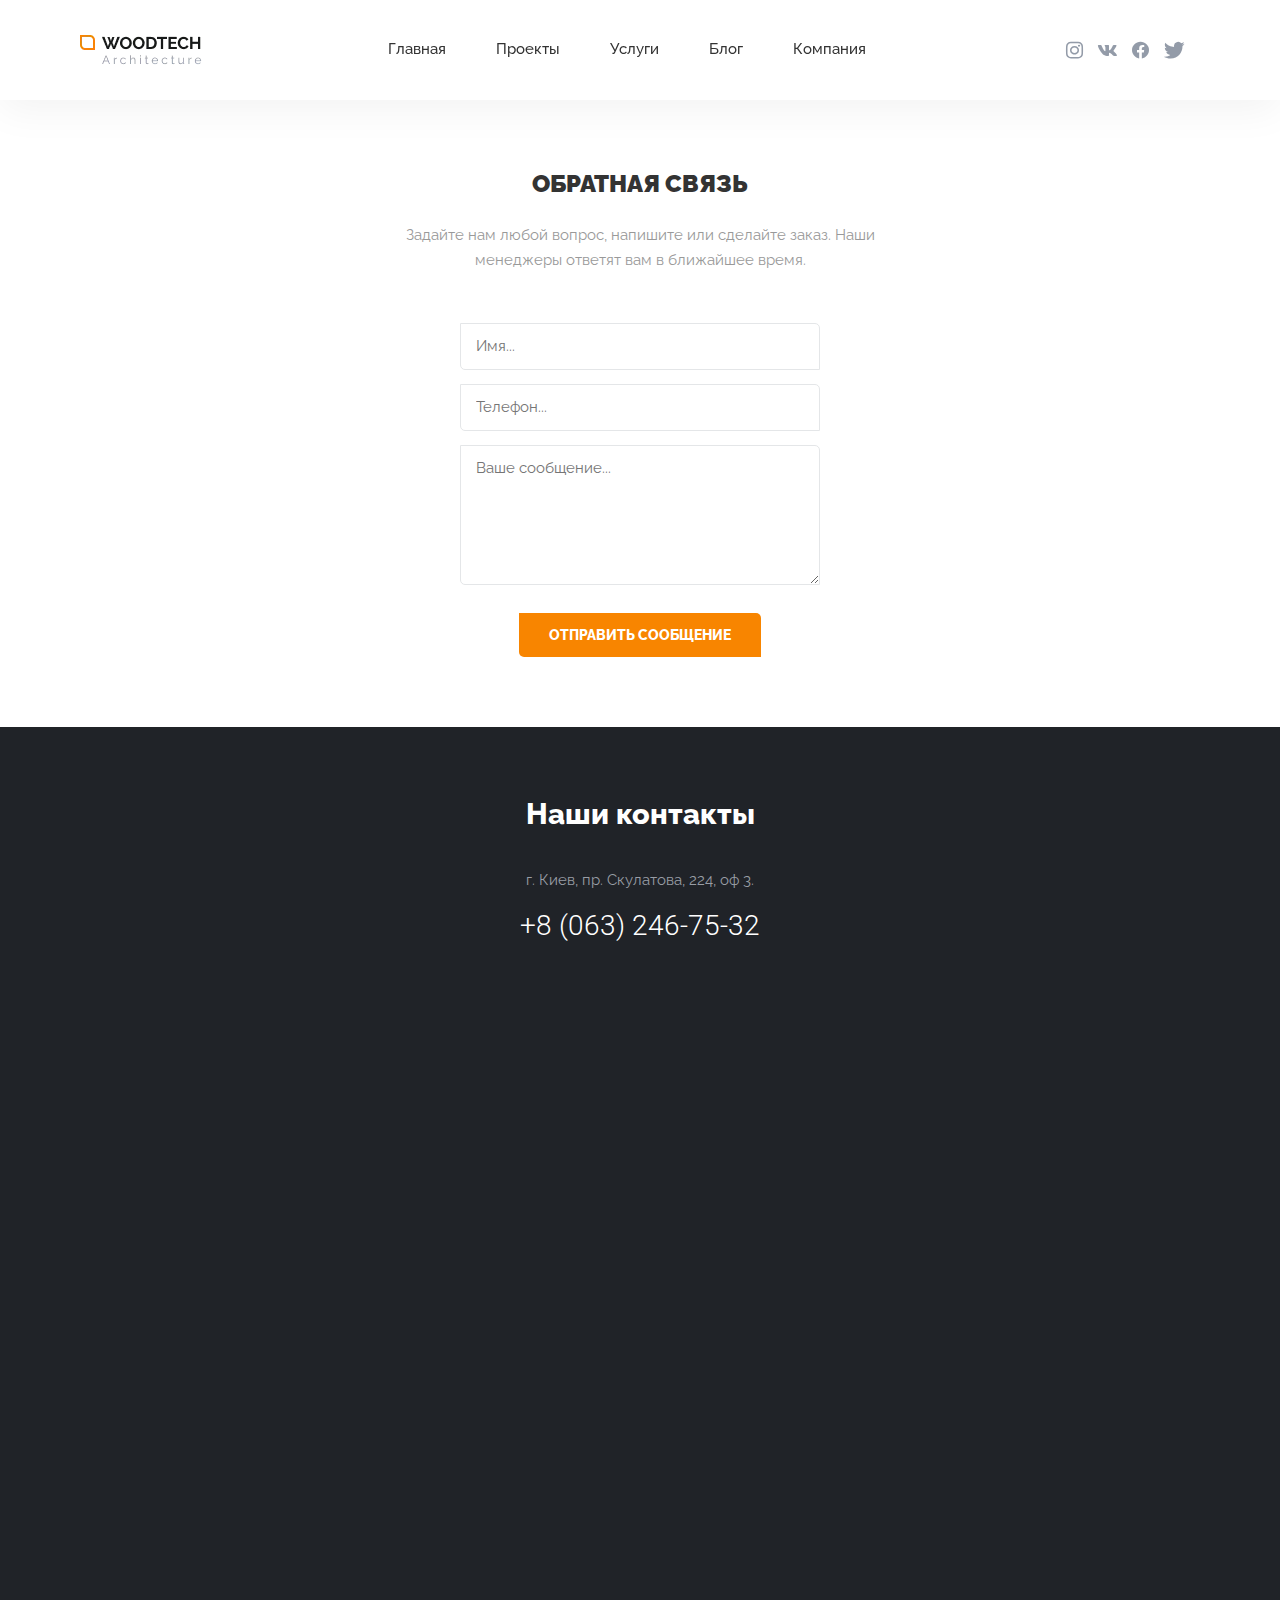
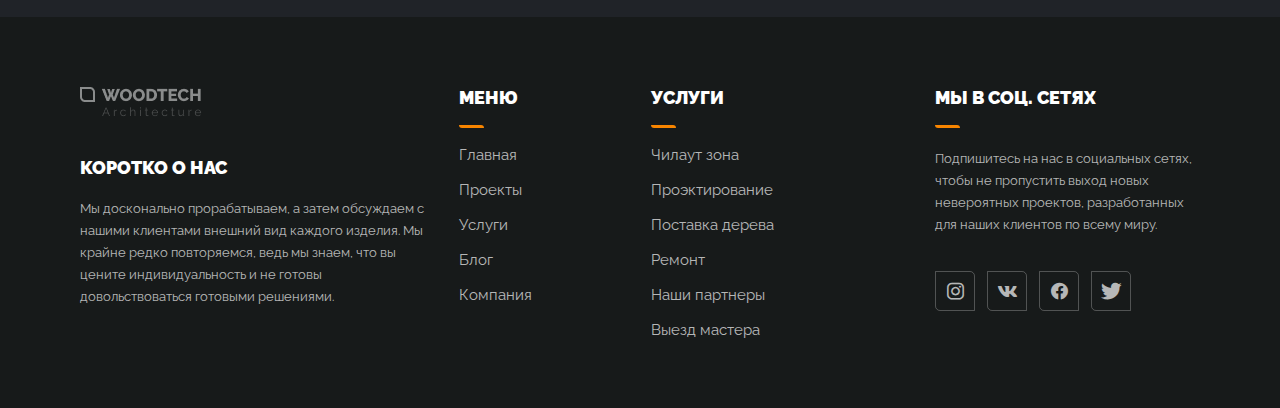
<file: contacts.html>
<!DOCTYPE html>
<html lang="ru">

<head>
	<title>Обратная связь</title>
	<meta charset="UTF-8">
	<meta name="format-detection" content="telephone=no">
	<!-- <style>body{opacity: 0;}</style> -->
	<link rel="stylesheet" href="css/style.min.css?_v=20220917101238">
	<!-- <meta name="robots" content="noindex, nofollow"> -->
	<meta name="viewport" content="width=device-width, initial-scale=1.0">
</head>

<body>
	<div class="wrapper">
		<header class="header--white">
			<div class="header__container">

				<div class="header__body">

					<a class="header__logo logo" href="index.html">
					</a>

					<div class="header__menu menu">
						<nav class="menu__body">
							<ul class="menu__list">
								<li class="menu__item">
									<a href="index.html" class="menu__link">Главная</a>
								</li>
								<li class="menu__item">
									<a href="project.html" class="menu__link">Проекты</a>
								</li>
								<li class="menu__item">
									<a href="services.html" class="menu__link">Услуги</a>
								</li>
								<li class="menu__item">
									<a href="blog.html" class="menu__link">Блог</a>
								</li>
								<li class="menu__item">
									<a href="about.html" class="menu__link">Компания</a>
								</li>
							</ul>
						</nav>

						<div class="menu__burger burger-menu">
							<span></span>
						</div>
					</div>

					<div data-da=".menu__body, 479" class="header__social social-menu">
						<a href="#no-scroll" class="social-menu__item _icon-instagram"></a>
						<a href="#no-scroll" class="social-menu__item _icon-vk"></a>
						<a href="#no-scroll" class="social-menu__item _icon-fb"></a>
						<a href="#no-scroll" class="social-menu__item _icon-twit"></a>
					</div>

				</div>

			</div>
		</header>
		<main id="#contacts.html" class="page page-contacts">

			<div class="page-contacts__body body-contacts">

				<div class="page-contacts__container _container">

					<div class="body-contacts__top top-contacts">

						<h2 class="top-contacts__title title">Обратная связь</h2>
						<p class="top-contacts__text">
							Задайте нам любой вопрос, напишите или сделайте заказ.
							Наши менеджеры ответят вам в ближайшее время.
						</p>

						<form action="#" class="body-contacts__form">
							<input autocomplete="off" type="text" name="form[]" data-error="Ошибка" class="input body-contacts__input" placeholder="Имя...">
							<input autocomplete="off" type="tel" name="form[]" data-error="Ошибка" class="input body-contacts__input" placeholder="Телефон...">
							<textarea name="textarea" class="input body-contacts__textarea" placeholder="Ваше сообщение..."></textarea>
							<button class="body-contacts__btn button" type="button">Отправить сообщение</button>
						</form>
					</div>

				</div>

				<div class="body-contacts__bottom bottom-contacts">

					<div class="page-contacts__container _container">
						<h3 class="bottom-contacts__title">Наши контакты</h3>
						<div class="bottom-contacts__location">г. Киев, пр. Скулатова, 224, оф 3.</div>
						<a href="tel:+74992467532" class="bottom-contacts__phone">+8 (063) 246-75-32</a>
						<iframe class="bottom-contacts__map" src="https://www.google.com/maps/embed?pb=!1m14!1m12!1m3!1d4490.26938187327!2d37.60199029782005!3d55.756162397569064!2m3!1f0!2f0!3f0!3m2!1i1024!2i768!4f13.1!5e0!3m2!1sru!2sua!4v1646503575283!5m2!1sru!2sua" style="border:0;" allowfullscreen="" loading="lazy">
						</iframe>
					</div>

				</div>

			</div>

		</main>
		<footer class="footer">
			<div class="footer__container">

				<div class="footer__body">

					<div class="footer__content content-footer">
						<a href="index.html" class="content-footer__logo">
							<picture><source srcset="img/footer/footer-logo.webp" type="image/webp"><img src="img/footer/footer-logo.png" alt="logo"></picture>
						</a>
						<h3 class="content-footer__title footer-title">
							<span>Коротко о нас</span>
						</h3>
						<p class="content-footer__text">
							Мы досконально прорабатываем, а затем обсуждаем с нашими клиентами внешний вид каждого изделия. Мы крайне
							редко повторяемся, ведь мы знаем, что вы цените индивидуальность и не готовы довольствоваться готовыми
							решениями.
						</p>
					</div>

					<div class="footer__menu-block footer-block">

						<div data-spollers="992" class="item-menu-footer__spoller spoller-item-footer">

							<div class="spoller-item-footer__item">

								<button class="spoller-item-footer__title footer-title title-decor _icon-arrow-left" type="button" data-spoller>Меню</button>

								<div class="spoller-item-footer__body">

									<nav class="menu-footer">
										<ul class="menu-footer__list">
											<li class="menu-footer__item">
												<a href="index.html" class="menu-footer__link">Главная</a>
											</li>
											<li class="menu-footer__item">
												<a href="project.html" class="menu-footer__link">Проекты</a>
											</li>
											<li class="menu-footer__item">
												<a href="services.html" class="menu-footer__link">Услуги</a>
											</li>
											<li class="menu-footer__item">
												<a href="blog.html" class="menu-footer__link">Блог</a>
											</li>
											<li class="menu-footer__item">
												<a href="about.html" class="menu-footer__link">Компания</a>
											</li>
										</ul>
									</nav>

								</div>
							</div>

							<div class="spoller-item-footer__item">

								<button class="spoller-item-footer__title footer-title title-decor _icon-arrow-left" type="button" data-spoller>Услуги</button>

								<div class="spoller-item-footer__body">

									<nav class="menu-footer">
										<ul class="menu-footer__list">
											<li class="menu-footer__item">
												<a href="readingArea.html" class="menu-footer__link">
													Чилаут зона
												</a>
											</li>
											<li class="menu-footer__item">
												<a href="project.html" class="menu-footer__link">
													Проэктирование
												</a>
											</li>
											<li class="menu-footer__item">
												<a href="#no-scroll" class="menu-footer__link">
													Поставка дерева
												</a>
											</li>
											<li class="menu-footer__item">
												<a href="#no-scroll" class="menu-footer__link">
													Ремонт
												</a>
											</li>
											<li class="menu-footer__item">
												<a href="partners.html" class="menu-footer__link">
													Наши партнеры
												</a>
											</li>
											<li class="menu-footer__item">
												<a href="contacts.html" class="menu-footer__link">
													Выезд мастера
												</a>
											</li>
										</ul>
									</nav>

								</div>
							</div>

						</div>

					</div>

					<div class="footer__social social-footer">
						<h3 class="social-footer__title footer-title title-decor">
							<span>Мы в соц. сетях</span>
						</h3>
						<p class="social-footer__text">
							Подпишитесь на нас в социальных сетях, чтобы не пропустить выход новых невероятных проектов, разработанных для наших клиентов по всему миру.
						</p>
						<ul class="social-footer__list">
							<li class="social-footer__item">
								<a href="#no-scroll" class="social-footer__link _icon-instagram"></a>
							</li>
							<li class="social-footer__item">
								<a href="#no-scroll" class="social-footer__link _icon-vk"></a>
							</li>
							<li class="social-footer__item">
								<a href="#no-scroll" class="social-footer__link _icon-fb"></a>
							</li>
							<li class="social-footer__item">
								<a href="#no-scroll" class="social-footer__link _icon-twit"></a>
							</li>
						</ul>
					</div>

				</div>

			</div>

			<div class="footer__scroll">
				<a data-goto=".header, .header--white" data-goto-speed="1000" href="#no-scroll" class="scroll-up _icon-arrow-left"></a>
			</div>
		</footer>
	</div>
	<!--
<div id="popup" aria-hidden="true" class="popup">
	<div class="popup__wrapper">
		<div class="popup__content">
			<button data-close type="button" class="popup__close">Закрыть</button>
			<div class="popup__text">
			</div>
		</div>
	</div>
</div>-->


	<script src="js/app.min.js?_v=20220917101238"></script>
</body>

</html>
</file>
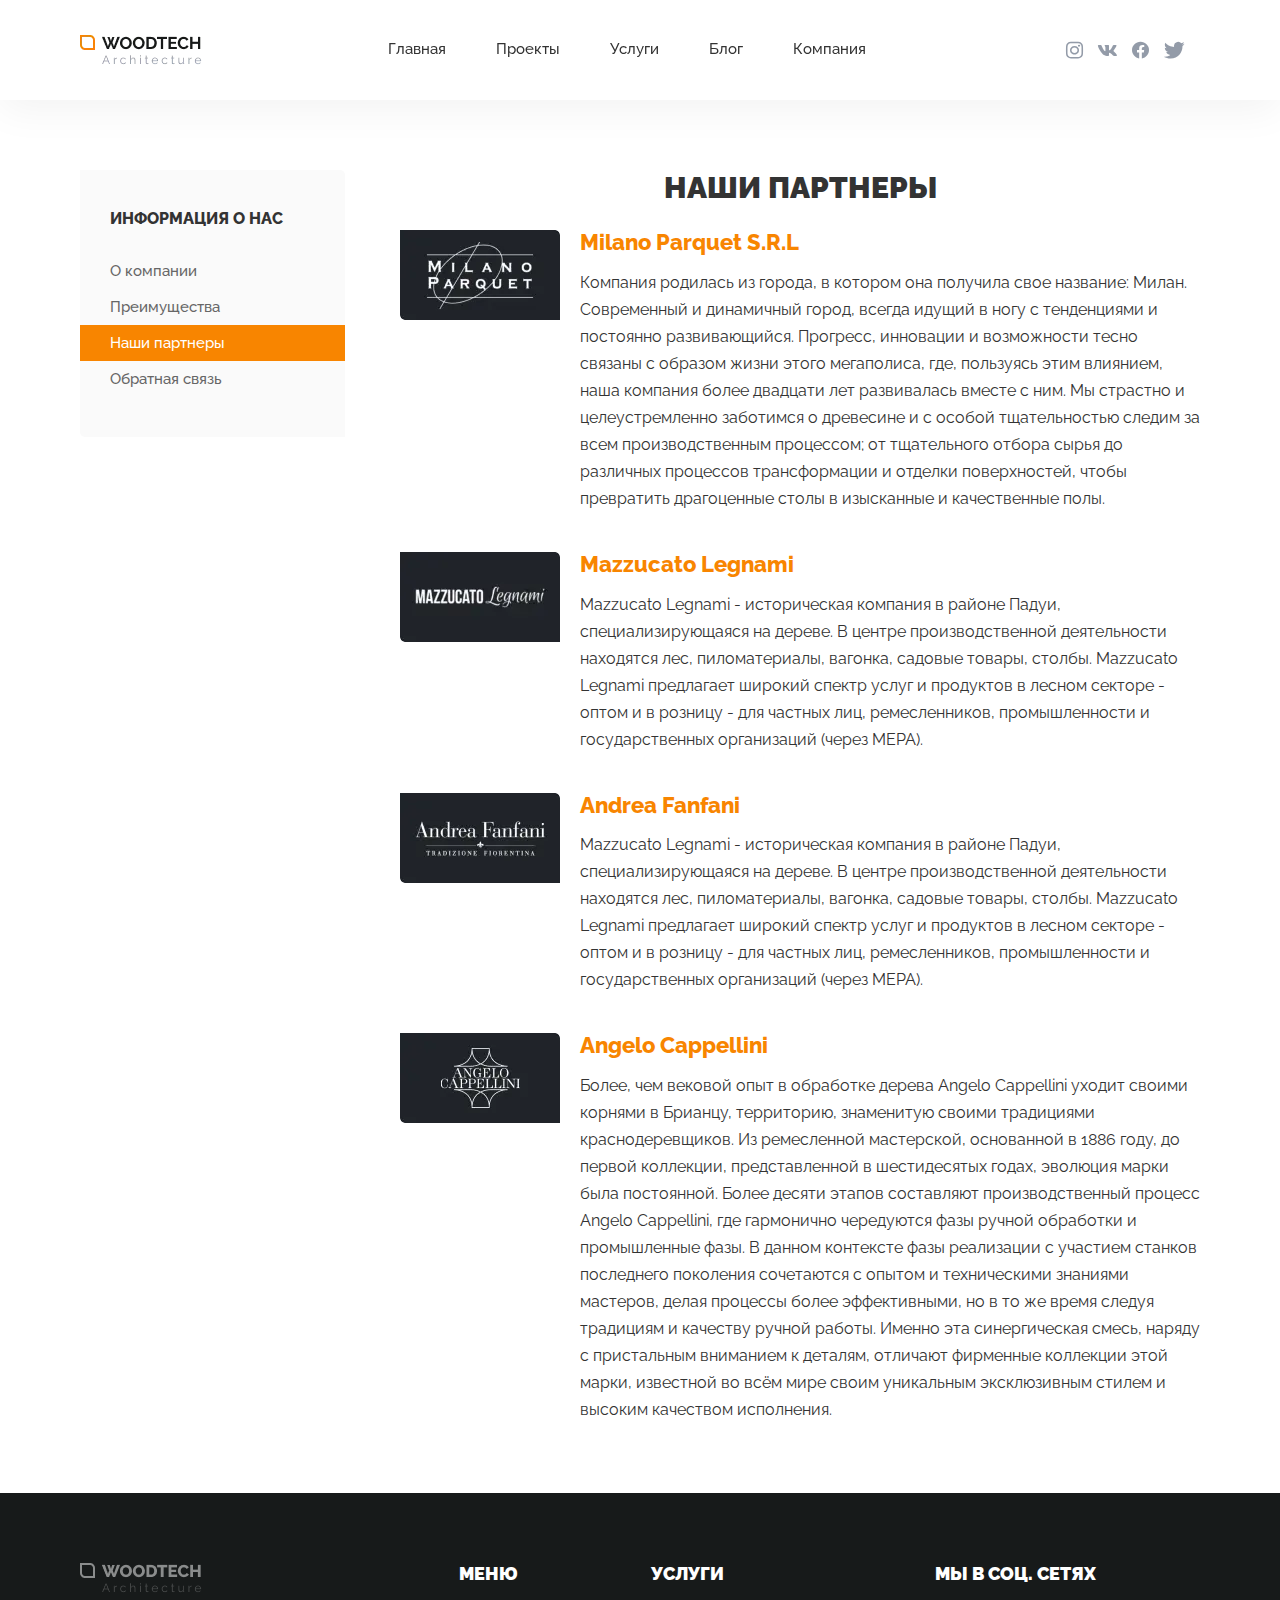
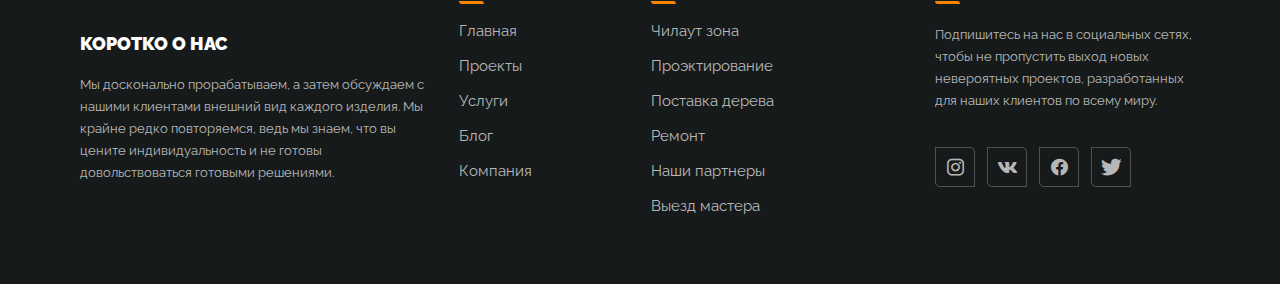
<file: partners.html>
<!DOCTYPE html>
<html lang="ru">

<head>
	<title>Наши партнеры</title>
	<meta charset="UTF-8">
	<meta name="format-detection" content="telephone=no">
	<!-- <style>body{opacity: 0;}</style> -->
	<link rel="stylesheet" href="css/style.min.css?_v=20220917101238">
	<!-- <meta name="robots" content="noindex, nofollow"> -->
	<meta name="viewport" content="width=device-width, initial-scale=1.0">
</head>

<body>
	<div class="wrapper">
		<header class="header--white">
			<div class="header__container">

				<div class="header__body">

					<a class="header__logo logo" href="index.html">
					</a>

					<div class="header__menu menu">
						<nav class="menu__body">
							<ul class="menu__list">
								<li class="menu__item">
									<a href="index.html" class="menu__link">Главная</a>
								</li>
								<li class="menu__item">
									<a href="project.html" class="menu__link">Проекты</a>
								</li>
								<li class="menu__item">
									<a href="services.html" class="menu__link">Услуги</a>
								</li>
								<li class="menu__item">
									<a href="blog.html" class="menu__link">Блог</a>
								</li>
								<li class="menu__item">
									<a href="about.html" class="menu__link">Компания</a>
								</li>
							</ul>
						</nav>

						<div class="menu__burger burger-menu">
							<span></span>
						</div>
					</div>

					<div data-da=".menu__body, 479" class="header__social social-menu">
						<a href="#no-scroll" class="social-menu__item _icon-instagram"></a>
						<a href="#no-scroll" class="social-menu__item _icon-vk"></a>
						<a href="#no-scroll" class="social-menu__item _icon-fb"></a>
						<a href="#no-scroll" class="social-menu__item _icon-twit"></a>
					</div>

				</div>

			</div>
		</header>
		<main id="#partners.html" class="page page-partners">

			<div class="page-partners__container _container">

				<div class="page-partners__body">

					<aside class="page-partners__sidebar sidebar">
						<h3 class="sidebar__title">Информация о нас</h3>
						<ul class="sidebar__list">
							<li class="sidebar__item">
								<a href="about.html" class="sidebar__link">О компании</a>
							</li>
							<li class="sidebar__item">
								<a href="benefits.html" class="sidebar__link">Преимущества</a>
							</li>
							<li class="sidebar__item sidebar__item--active">
								<a href="#no-scroll" class="sidebar__link">Наши партнеры</a>
							</li>
							<li class="sidebar__item">
								<a href="contacts.html" class="sidebar__link">Обратная связь</a>
							</li>
						</ul>
					</aside>

					<div class="page-partners__content content-partners">
						<h2 class="content-partners__title title">Наши партнеры</h2>

						<div class="content-partners__items">

							<div class="content-partners__item partners-item">

								<div class="partners-item__box">
									<picture><source srcset="img/page-partners/milano.webp" type="image/webp"><img class="partners-item__box-img" src="img/page-partners/milano.jpg" alt="photo"></picture>
								</div>

								<div class="partners-item__content">
									<a href="#no-scroll" class="partners-item__author">
										Milano Parquet S.R.L
									</a>
									<p class="partners-item__text">
										Компания родилась из города, в котором она получила свое название: Милан. Современный и
										динамичный город, всегда идущий
										в ногу с тенденциями и постоянно развивающийся. Прогресс, инновации и возможности тесно
										связаны с образом жизни этого
										мегаполиса, где, пользуясь этим влиянием, наша компания более двадцати лет развивалась
										вместе с ним. Мы страстно и
										целеустремленно заботимся о древесине и с особой тщательностью следим за всем
										производственным процессом; от тщательного
										отбора сырья до различных процессов трансформации и отделки поверхностей, чтобы превратить
										драгоценные столы в
										изысканные и качественные полы.
									</p>
								</div>

							</div>

							<div class="content-partners__item partners-item">
								<div class="partners-item__box">
									<picture><source srcset="img/page-partners/mazzucato.webp" type="image/webp"><img src="img/page-partners/mazzucato.jpg" alt="photo" class="partners-item__box-img"></picture>
								</div>
								<div class="partners-item__content">
									<a href="#no-scroll" class="partners-item__author">
										Mazzucato Legnami
									</a>
									<p class="partners-item__text">
										Mazzucato Legnami - историческая компания в районе Падуи, специализирующаяся на дереве. В
										центре производственной
										деятельности находятся лес, пиломатериалы, вагонка, садовые товары, столбы. Mazzucato
										Legnami предлагает широкий спектр
										услуг и продуктов в лесном секторе - оптом и в розницу - для частных лиц, ремесленников,
										промышленности и
										государственных организаций (через MEPA).

									</p>
								</div>
							</div>

							<div class="content-partners__item partners-item">
								<div class="partners-item__box">
									<picture><source srcset="img/page-partners/fanfani.webp" type="image/webp"><img src="img/page-partners/fanfani.jpg" alt="photo" class="partners-item__box-img"></picture>
								</div>
								<div class="partners-item__content">
									<a href="#no-scroll" class="partners-item__author">
										Andrea Fanfani
									</a>
									<p class="partners-item__text">
										Mazzucato Legnami - историческая компания в районе Падуи, специализирующаяся на дереве. В
										центре производственной
										деятельности находятся лес, пиломатериалы, вагонка, садовые товары, столбы. Mazzucato
										Legnami предлагает широкий спектр
										услуг и продуктов в лесном секторе - оптом и в розницу - для частных лиц, ремесленников,
										промышленности и
										государственных организаций (через MEPA).
									</p>
								</div>
							</div>

							<div class="content-partners__item partners-item">
								<div class="partners-item__box">
									<picture><source srcset="img/page-partners/capelini.webp" type="image/webp"><img src="img/page-partners/capelini.jpg" alt="photo" class="partners-item__box-img"></picture>
								</div>
								<div class="partners-item__content">
									<a href="#no-scroll" class="partners-item__author">
										Angelo Cappellini
									</a>
									<p class="partners-item__text">
										Более, чем вековой опыт в обработке дерева Angelo Cappellini уходит своими корнями в
										Брианцу, территорию, знаменитую
										своими традициями краснодеревщиков. Из ремесленной мастерской, основанной в 1886 году, до
										первой коллекции,
										представленной в шестидесятых годах, эволюция марки была постоянной.
										Более десяти этапов составляют производственный процесс Angelo Cappellini, где гармонично
										чередуются фазы ручной
										обработки и промышленные фазы. В данном контексте фазы реализации с участием станков
										последнего поколения сочетаются с
										опытом и техническими знаниями мастеров, делая процессы более эффективными, но в то же
										время следуя традициям и качеству
										ручной работы. Именно эта синергическая смесь, наряду с пристальным вниманием к деталям,
										отличают фирменные коллекции
										этой марки, известной во всём мире своим уникальным эксклюзивным стилем и высоким
										качеством исполнения.
									</p>
								</div>
							</div>

						</div>
					</div>

				</div>

			</div>

		</main>
		<footer class="footer">
			<div class="footer__container">

				<div class="footer__body">

					<div class="footer__content content-footer">
						<a href="index.html" class="content-footer__logo">
							<picture><source srcset="img/footer/footer-logo.webp" type="image/webp"><img src="img/footer/footer-logo.png" alt="logo"></picture>
						</a>
						<h3 class="content-footer__title footer-title">
							<span>Коротко о нас</span>
						</h3>
						<p class="content-footer__text">
							Мы досконально прорабатываем, а затем обсуждаем с нашими клиентами внешний вид каждого изделия. Мы крайне
							редко повторяемся, ведь мы знаем, что вы цените индивидуальность и не готовы довольствоваться готовыми
							решениями.
						</p>
					</div>

					<div class="footer__menu-block footer-block">

						<div data-spollers="992" class="item-menu-footer__spoller spoller-item-footer">

							<div class="spoller-item-footer__item">

								<button class="spoller-item-footer__title footer-title title-decor _icon-arrow-left" type="button" data-spoller>Меню</button>

								<div class="spoller-item-footer__body">

									<nav class="menu-footer">
										<ul class="menu-footer__list">
											<li class="menu-footer__item">
												<a href="index.html" class="menu-footer__link">Главная</a>
											</li>
											<li class="menu-footer__item">
												<a href="project.html" class="menu-footer__link">Проекты</a>
											</li>
											<li class="menu-footer__item">
												<a href="services.html" class="menu-footer__link">Услуги</a>
											</li>
											<li class="menu-footer__item">
												<a href="blog.html" class="menu-footer__link">Блог</a>
											</li>
											<li class="menu-footer__item">
												<a href="about.html" class="menu-footer__link">Компания</a>
											</li>
										</ul>
									</nav>

								</div>
							</div>

							<div class="spoller-item-footer__item">

								<button class="spoller-item-footer__title footer-title title-decor _icon-arrow-left" type="button" data-spoller>Услуги</button>

								<div class="spoller-item-footer__body">

									<nav class="menu-footer">
										<ul class="menu-footer__list">
											<li class="menu-footer__item">
												<a href="readingArea.html" class="menu-footer__link">
													Чилаут зона
												</a>
											</li>
											<li class="menu-footer__item">
												<a href="project.html" class="menu-footer__link">
													Проэктирование
												</a>
											</li>
											<li class="menu-footer__item">
												<a href="#no-scroll" class="menu-footer__link">
													Поставка дерева
												</a>
											</li>
											<li class="menu-footer__item">
												<a href="#no-scroll" class="menu-footer__link">
													Ремонт
												</a>
											</li>
											<li class="menu-footer__item">
												<a href="partners.html" class="menu-footer__link">
													Наши партнеры
												</a>
											</li>
											<li class="menu-footer__item">
												<a href="contacts.html" class="menu-footer__link">
													Выезд мастера
												</a>
											</li>
										</ul>
									</nav>

								</div>
							</div>

						</div>

					</div>

					<div class="footer__social social-footer">
						<h3 class="social-footer__title footer-title title-decor">
							<span>Мы в соц. сетях</span>
						</h3>
						<p class="social-footer__text">
							Подпишитесь на нас в социальных сетях, чтобы не пропустить выход новых невероятных проектов, разработанных для наших клиентов по всему миру.
						</p>
						<ul class="social-footer__list">
							<li class="social-footer__item">
								<a href="#no-scroll" class="social-footer__link _icon-instagram"></a>
							</li>
							<li class="social-footer__item">
								<a href="#no-scroll" class="social-footer__link _icon-vk"></a>
							</li>
							<li class="social-footer__item">
								<a href="#no-scroll" class="social-footer__link _icon-fb"></a>
							</li>
							<li class="social-footer__item">
								<a href="#no-scroll" class="social-footer__link _icon-twit"></a>
							</li>
						</ul>
					</div>

				</div>

			</div>

			<div class="footer__scroll">
				<a data-goto=".header, .header--white" data-goto-speed="1000" href="#no-scroll" class="scroll-up _icon-arrow-left"></a>
			</div>
		</footer>
	</div>
	<!--
<div id="popup" aria-hidden="true" class="popup">
	<div class="popup__wrapper">
		<div class="popup__content">
			<button data-close type="button" class="popup__close">Закрыть</button>
			<div class="popup__text">
			</div>
		</div>
	</div>
</div>-->


	<script src="js/app.min.js?_v=20220917101238"></script>
</body>

</html>
</file>
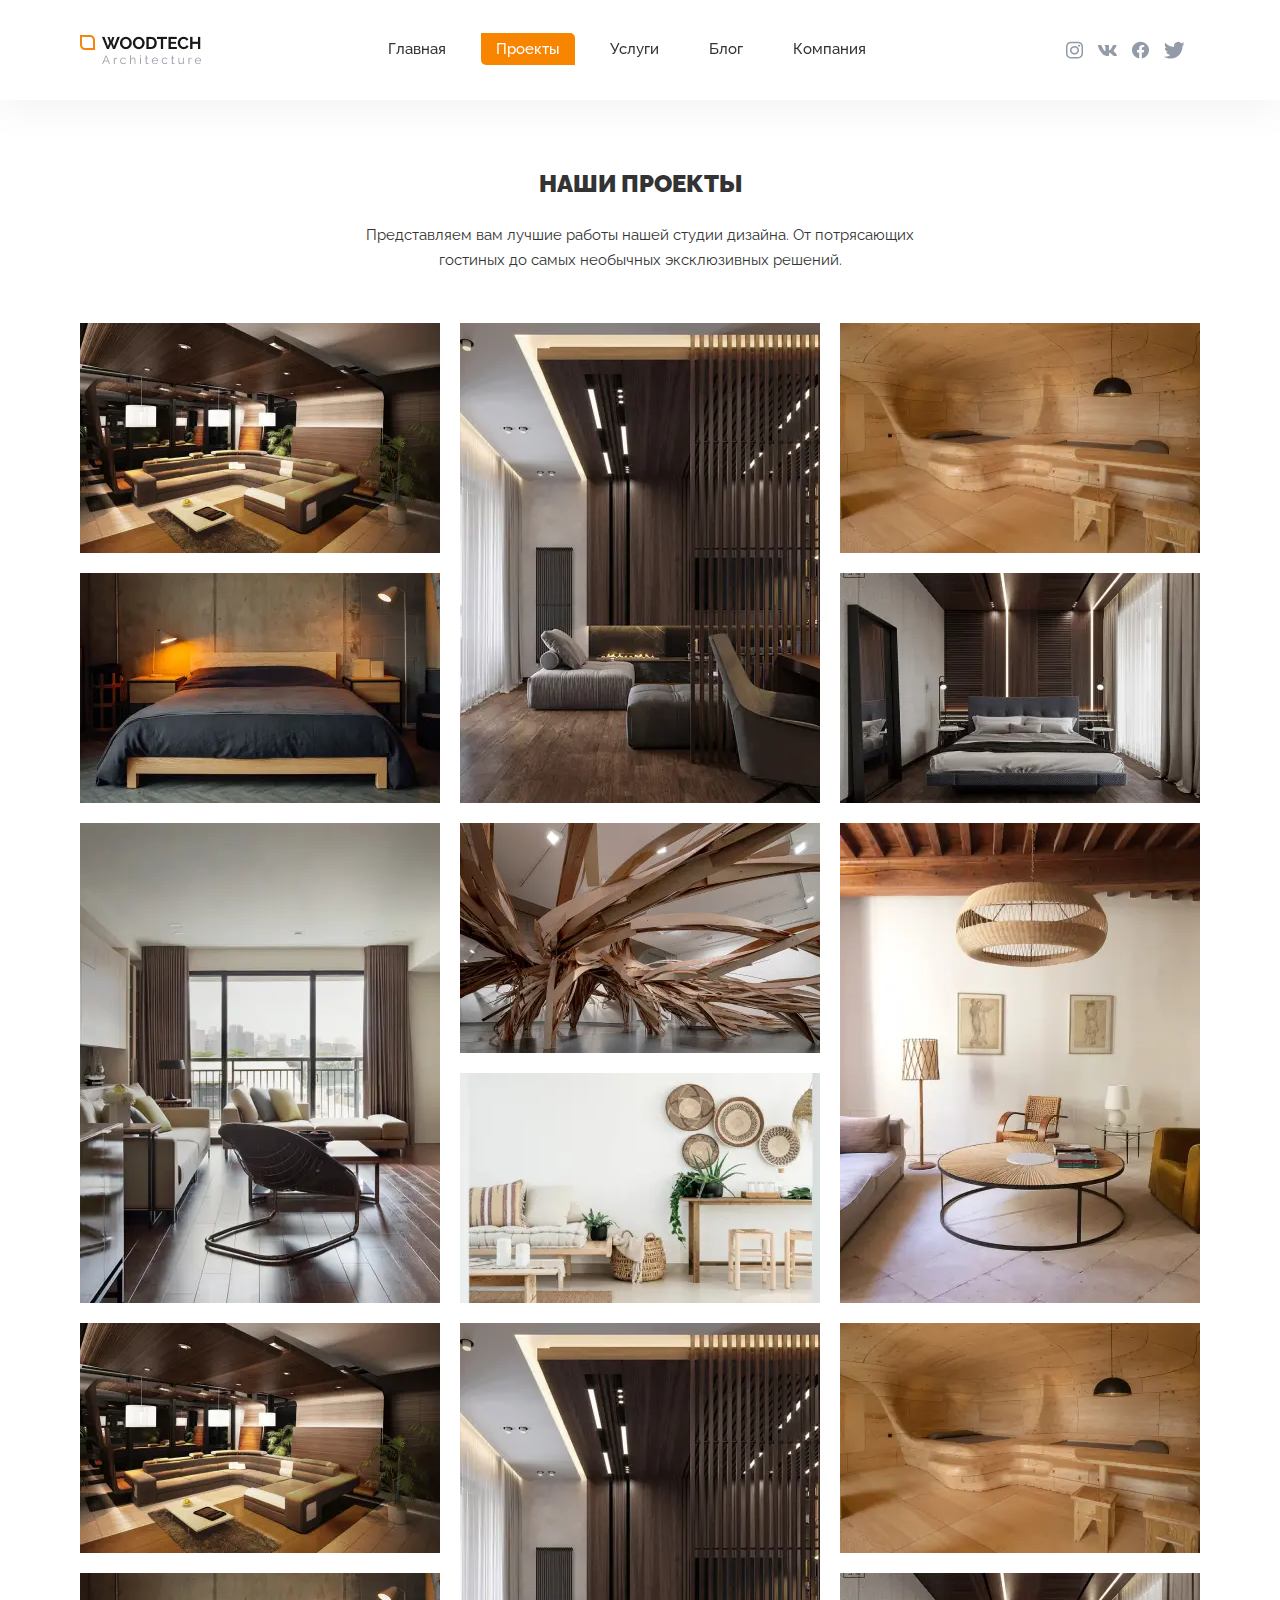
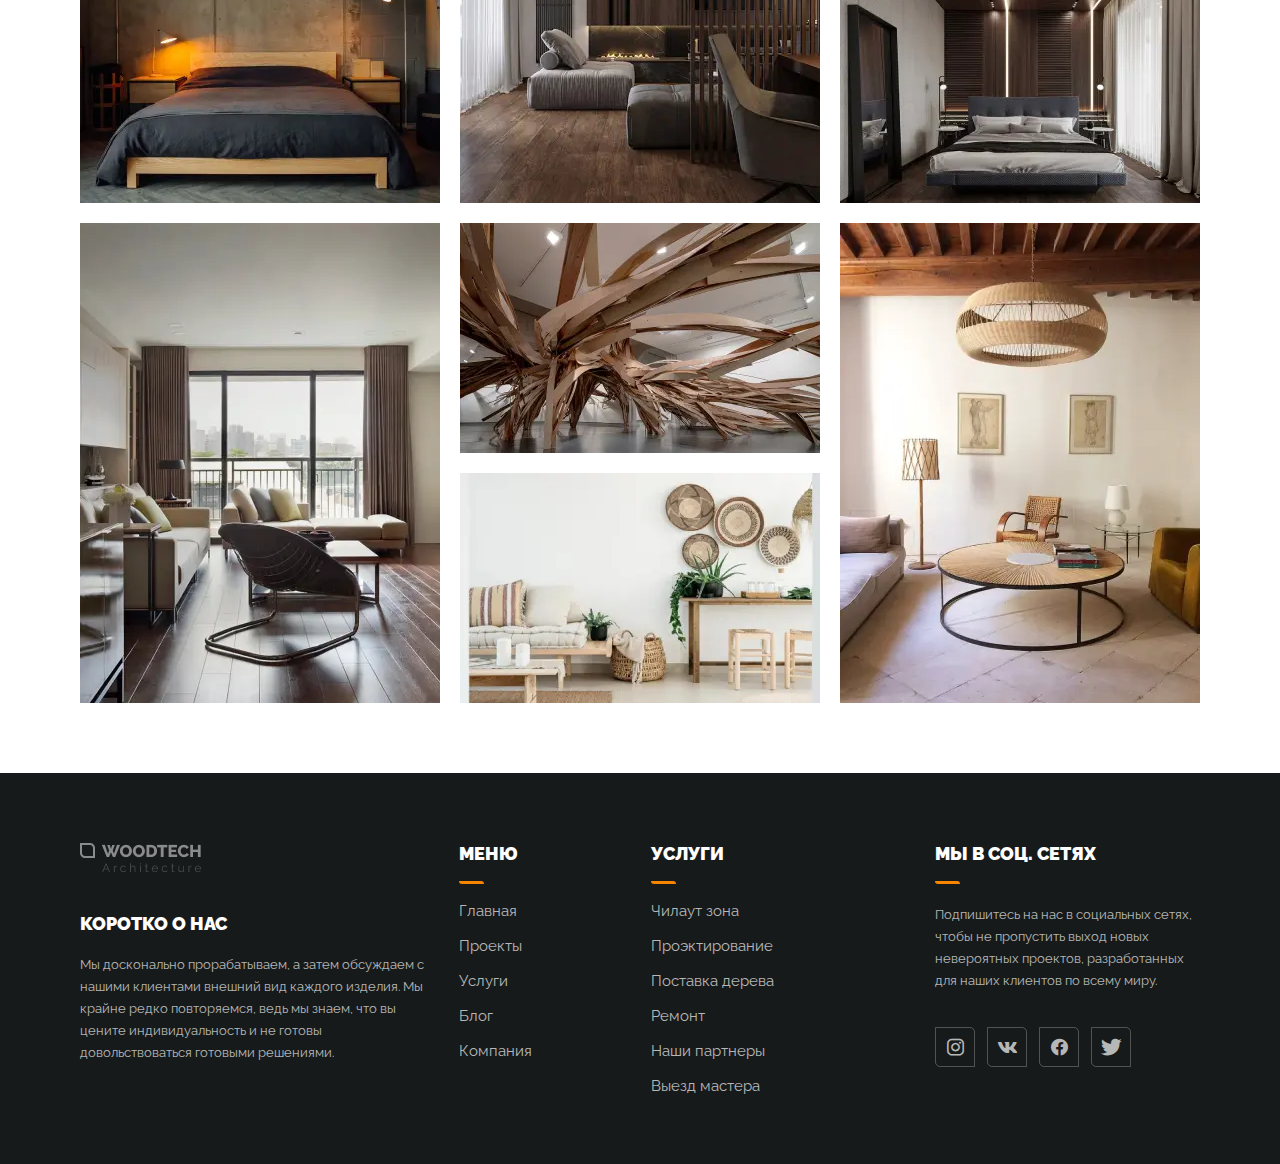
<file: project.html>
<!DOCTYPE html>
<html lang="ru">

<head>
	<title>Наши проекты</title>
	<meta charset="UTF-8">
	<meta name="format-detection" content="telephone=no">
	<!-- <style>body{opacity: 0;}</style> -->
	<link rel="stylesheet" href="css/style.min.css?_v=20220917101238">
	<!-- <meta name="robots" content="noindex, nofollow"> -->
	<meta name="viewport" content="width=device-width, initial-scale=1.0">
</head>

<body>
	<div class="wrapper">
		<header class="header--white">
			<div class="header__container">

				<div class="header__body">

					<a class="header__logo logo" href="index.html">
					</a>

					<div class="header__menu menu">
						<nav class="menu__body">
							<ul class="menu__list">
								<li class="menu__item">
									<a href="index.html" class="menu__link">Главная</a>
								</li>
								<li class="menu__item">
									<a href="project.html" class="menu__link">Проекты</a>
								</li>
								<li class="menu__item">
									<a href="services.html" class="menu__link">Услуги</a>
								</li>
								<li class="menu__item">
									<a href="blog.html" class="menu__link">Блог</a>
								</li>
								<li class="menu__item">
									<a href="about.html" class="menu__link">Компания</a>
								</li>
							</ul>
						</nav>

						<div class="menu__burger burger-menu">
							<span></span>
						</div>
					</div>

					<div data-da=".menu__body, 479" class="header__social social-menu">
						<a href="#no-scroll" class="social-menu__item _icon-instagram"></a>
						<a href="#no-scroll" class="social-menu__item _icon-vk"></a>
						<a href="#no-scroll" class="social-menu__item _icon-fb"></a>
						<a href="#no-scroll" class="social-menu__item _icon-twit"></a>
					</div>

				</div>

			</div>
		</header>
		<main id="#project.html" class="page page-project">

			<div class="page-project__container _container">

				<div class="page-project__body">
					<h2 class="page-project__title title">Наши проекты</h2>
					<p class="page-project__text">
						Представляем вам лучшие работы нашей студии дизайна. От потрясающих гостиных до самых необычных
						эксклюзивных решений.
					</p>

					<div class="page-project__items">

						<div class="page-project__item item-project">
							<div class="item-project__box-img-ibg">
								<picture><source srcset="img/page-project/01.webp" type="image/webp"><img class="item-project__img" src="img/page-project/01.jpg" alt="photo"></picture>
								<div class="item-project__hv hv-project">
									<h4 class="hv-project__subtitle">Заказчик компания «Арес»</h4>
									<h2 class="hv-project__title">Холл для гостей</h2>
									<a href="" class="hv-project__link">Ознакомиться</a>
								</div>
							</div>

						</div>

						<div class="page-project__item item-project item-project--big">
							<div class="item-project__box-img-ibg item-project__box-img-ibg--big">
								<picture><source srcset="img/page-project/02.webp" type="image/webp"><img class="item-project__img" src="img/page-project/02.jpg" alt="photo"></picture>
								<div class="item-project__hv item-project__hv--big hv-project">
									<h4 class="hv-project__subtitle">Заказчик компания «Арес»</h4>
									<h2 class="hv-project__title">Холл для гостей</h2>
									<a href="" class="hv-project__link">Ознакомиться</a>
								</div>
							</div>
						</div>

						<div class="page-project__item item-project">
							<div class="item-project__box-img-ibg">
								<picture><source srcset="img/page-project/03.webp" type="image/webp"><img class="item-project__img" src="img/page-project/03.png" alt="photo"></picture>
								<div class="item-project__hv hv-project">
									<h4 class="hv-project__subtitle">Заказчик компания «Арес»</h4>
									<h2 class="hv-project__title">Холл для гостей</h2>
									<a href="" class="hv-project__link">Ознакомиться</a>
								</div>
							</div>
						</div>

						<div class="page-project__item item-project">
							<div class="item-project__box-img-ibg">
								<picture><source srcset="img/page-project/04.webp" type="image/webp"><img class="item-project__img" src="img/page-project/04.jpg" alt="photo"></picture>
								<div class="item-project__hv hv-project">
									<h4 class="hv-project__subtitle">Заказчик компания «Арес»</h4>
									<h2 class="hv-project__title">Холл для гостей</h2>
									<a href="" class="hv-project__link">Ознакомиться</a>
								</div>
							</div>
						</div>

						<div class="page-project__item item-project">
							<div class="item-project__box-img-ibg">
								<picture><source srcset="img/page-project/05.webp" type="image/webp"><img class="item-project__img" src="img/page-project/05.jpg" alt="photo"></picture>
								<div class="item-project__hv hv-project">
									<h4 class="hv-project__subtitle">Заказчик компания «Арес»</h4>
									<h2 class="hv-project__title">Холл для гостей</h2>
									<a href="" class="hv-project__link">Ознакомиться</a>
								</div>
							</div>
						</div>

						<div class="page-project__item item-project item-project--big">
							<div class="item-project__box-img-ibg item-project__box-img-ibg--big">
								<picture><source srcset="img/page-project/06.webp" type="image/webp"><img class="item-project__img" src="img/page-project/06.jpg" alt="photo"></picture>
								<div class="item-project__hv item-project__hv--big hv-project">
									<h4 class="hv-project__subtitle">Заказчик компания «Арес»</h4>
									<h2 class="hv-project__title">Холл для гостей</h2>
									<a href="" class="hv-project__link">Ознакомиться</a>
								</div>
							</div>
						</div>

						<div class="page-project__item item-project">
							<div class="item-project__box-img-ibg">
								<picture><source srcset="img/page-project/07.webp" type="image/webp"><img class="item-project__img" src="img/page-project/07.jpg" alt="photo"></picture>
								<div class="item-project__hv hv-project">
									<h4 class="hv-project__subtitle">Заказчик компания «Арес»</h4>
									<h2 class="hv-project__title">Холл для гостей</h2>
									<a href="" class="hv-project__link">Ознакомиться</a>
								</div>
							</div>
						</div>

						<div class="page-project__item item-project item-project--big">
							<div class="item-project__box-img-ibg item-project__box-img-ibg--big">
								<picture><source srcset="img/page-project/08.webp" type="image/webp"><img class="item-project__img" src="img/page-project/08.jpg" alt="photo"></picture>
								<div class="item-project__hv item-project__hv--big hv-project">
									<h4 class="hv-project__subtitle">Заказчик компания «Арес»</h4>
									<h2 class="hv-project__title">Холл для гостей</h2>
									<a href="" class="hv-project__link">Ознакомиться</a>
								</div>
							</div>
						</div>

						<div class="page-project__item item-project">
							<div class="item-project__box-img-ibg">
								<picture><source srcset="img/page-project/09.webp" type="image/webp"><img class="item-project__img" src="img/page-project/09.jpg" alt="photo"></picture>
								<div class="item-project__hv hv-project">
									<h4 class="hv-project__subtitle">Заказчик компания «Арес»</h4>
									<h2 class="hv-project__title">Холл для гостей</h2>
									<a href="" class="hv-project__link">Ознакомиться</a>
								</div>
							</div>
						</div>

						<div class="page-project__item item-project">
							<div class="item-project__box-img-ibg">
								<picture><source srcset="img/page-project/10.webp" type="image/webp"><img class="item-project__img" src="img/page-project/10.jpg" alt="photo"></picture>
								<div class="item-project__hv hv-project">
									<h4 class="hv-project__subtitle">Заказчик компания «Арес»</h4>
									<h2 class="hv-project__title">Холл для гостей</h2>
									<a href="" class="hv-project__link">Ознакомиться</a>
								</div>
							</div>
						</div>

						<div class="page-project__item item-project item-project--big">
							<div class="item-project__box-img-ibg item-project__box-img-ibg--big">
								<picture><source srcset="img/page-project/11.webp" type="image/webp"><img class="item-project__img" src="img/page-project/11.jpg" alt="photo"></picture>
								<div class="item-project__hv item-project__hv--big hv-project">
									<h4 class="hv-project__subtitle">Заказчик компания «Арес»</h4>
									<h2 class="hv-project__title">Холл для гостей</h2>
									<a href="" class="hv-project__link">Ознакомиться</a>
								</div>
							</div>
						</div>

						<div class="page-project__item item-project">
							<div class="item-project__box-img-ibg">
								<picture><source srcset="img/page-project/12.webp" type="image/webp"><img class="item-project__img" src="img/page-project/12.jpg" alt="photo"></picture>
								<div class="item-project__hv hv-project">
									<h4 class="hv-project__subtitle">Заказчик компания «Арес»</h4>
									<h2 class="hv-project__title">Холл для гостей</h2>
									<a href="" class="hv-project__link">Ознакомиться</a>
								</div>
							</div>
						</div>

						<div class="page-project__item item-project">
							<div class="item-project__box-img-ibg">
								<picture><source srcset="img/page-project/13.webp" type="image/webp"><img class="item-project__img" src="img/page-project/13.jpg" alt="photo"></picture>
								<div class="item-project__hv hv-project">
									<h4 class="hv-project__subtitle">Заказчик компания «Арес»</h4>
									<h2 class="hv-project__title">Холл для гостей</h2>
									<a href="" class="hv-project__link">Ознакомиться</a>
								</div>
							</div>
						</div>

						<div class="page-project__item item-project">
							<div class="item-project__box-img-ibg">
								<picture><source srcset="img/page-project/14.webp" type="image/webp"><img class="item-project__img" src="img/page-project/14.jpg" alt="photo"></picture>
								<div class="item-project__hv hv-project">
									<h4 class="hv-project__subtitle">Заказчик компания «Арес»</h4>
									<h2 class="hv-project__title">Холл для гостей</h2>
									<a href="" class="hv-project__link">Ознакомиться</a>
								</div>
							</div>
						</div>

						<div class="page-project__item item-project item-project--big">
							<div class="item-project__box-img-ibg item-project__box-img-ibg--big">
								<picture><source srcset="img/page-project/15.webp" type="image/webp"><img class="item-project__img" src="img/page-project/15.jpg" alt="photo"></picture>
								<div class="item-project__hv item-project__hv--big hv-project">
									<h4 class="hv-project__subtitle">Заказчик компания «Арес»</h4>
									<h2 class="hv-project__title">Холл для гостей</h2>
									<a href="" class="hv-project__link">Ознакомиться</a>
								</div>
							</div>
						</div>

						<div class="page-project__item item-project">
							<div class="item-project__box-img-ibg">
								<picture><source srcset="img/page-project/16.webp" type="image/webp"><img class="item-project__img" src="img/page-project/16.jpg" alt="photo"></picture>
								<div class="item-project__hv hv-project">
									<h4 class="hv-project__subtitle">Заказчик компания «Арес»</h4>
									<h2 class="hv-project__title">Холл для гостей</h2>
									<a href="" class="hv-project__link">Ознакомиться</a>
								</div>
							</div>
						</div>

						<div class="page-project__item item-project item-project--big">
							<div class="item-project__box-img-ibg item-project__box-img-ibg--big">
								<picture><source srcset="img/page-project/17.webp" type="image/webp"><img class="item-project__img" src="img/page-project/17.jpg" alt="photo"></picture>
								<div class="item-project__hv item-project__hv--big hv-project">
									<h4 class="hv-project__subtitle">Заказчик компания «Арес»</h4>
									<h2 class="hv-project__title">Холл для гостей</h2>
									<a href="" class="hv-project__link">Ознакомиться</a>
								</div>
							</div>
						</div>

						<div class="page-project__item item-project">
							<div class="item-project__box-img-ibg">
								<picture><source srcset="img/page-project/18.webp" type="image/webp"><img class="item-project__img" src="img/page-project/18.jpg" alt="photo"></picture>
								<div class="item-project__hv hv-project">
									<h4 class="hv-project__subtitle">Заказчик компания «Арес»</h4>
									<h2 class="hv-project__title">Холл для гостей</h2>
									<a href="" class="hv-project__link">Ознакомиться</a>
								</div>
							</div>
						</div>

					</div>

				</div>

			</div>

		</main>
		<footer class="footer">
			<div class="footer__container">

				<div class="footer__body">

					<div class="footer__content content-footer">
						<a href="index.html" class="content-footer__logo">
							<picture><source srcset="img/footer/footer-logo.webp" type="image/webp"><img src="img/footer/footer-logo.png" alt="logo"></picture>
						</a>
						<h3 class="content-footer__title footer-title">
							<span>Коротко о нас</span>
						</h3>
						<p class="content-footer__text">
							Мы досконально прорабатываем, а затем обсуждаем с нашими клиентами внешний вид каждого изделия. Мы крайне
							редко повторяемся, ведь мы знаем, что вы цените индивидуальность и не готовы довольствоваться готовыми
							решениями.
						</p>
					</div>

					<div class="footer__menu-block footer-block">

						<div data-spollers="992" class="item-menu-footer__spoller spoller-item-footer">

							<div class="spoller-item-footer__item">

								<button class="spoller-item-footer__title footer-title title-decor _icon-arrow-left" type="button" data-spoller>Меню</button>

								<div class="spoller-item-footer__body">

									<nav class="menu-footer">
										<ul class="menu-footer__list">
											<li class="menu-footer__item">
												<a href="index.html" class="menu-footer__link">Главная</a>
											</li>
											<li class="menu-footer__item">
												<a href="project.html" class="menu-footer__link">Проекты</a>
											</li>
											<li class="menu-footer__item">
												<a href="services.html" class="menu-footer__link">Услуги</a>
											</li>
											<li class="menu-footer__item">
												<a href="blog.html" class="menu-footer__link">Блог</a>
											</li>
											<li class="menu-footer__item">
												<a href="about.html" class="menu-footer__link">Компания</a>
											</li>
										</ul>
									</nav>

								</div>
							</div>

							<div class="spoller-item-footer__item">

								<button class="spoller-item-footer__title footer-title title-decor _icon-arrow-left" type="button" data-spoller>Услуги</button>

								<div class="spoller-item-footer__body">

									<nav class="menu-footer">
										<ul class="menu-footer__list">
											<li class="menu-footer__item">
												<a href="readingArea.html" class="menu-footer__link">
													Чилаут зона
												</a>
											</li>
											<li class="menu-footer__item">
												<a href="project.html" class="menu-footer__link">
													Проэктирование
												</a>
											</li>
											<li class="menu-footer__item">
												<a href="#no-scroll" class="menu-footer__link">
													Поставка дерева
												</a>
											</li>
											<li class="menu-footer__item">
												<a href="#no-scroll" class="menu-footer__link">
													Ремонт
												</a>
											</li>
											<li class="menu-footer__item">
												<a href="partners.html" class="menu-footer__link">
													Наши партнеры
												</a>
											</li>
											<li class="menu-footer__item">
												<a href="contacts.html" class="menu-footer__link">
													Выезд мастера
												</a>
											</li>
										</ul>
									</nav>

								</div>
							</div>

						</div>

					</div>

					<div class="footer__social social-footer">
						<h3 class="social-footer__title footer-title title-decor">
							<span>Мы в соц. сетях</span>
						</h3>
						<p class="social-footer__text">
							Подпишитесь на нас в социальных сетях, чтобы не пропустить выход новых невероятных проектов, разработанных для наших клиентов по всему миру.
						</p>
						<ul class="social-footer__list">
							<li class="social-footer__item">
								<a href="#no-scroll" class="social-footer__link _icon-instagram"></a>
							</li>
							<li class="social-footer__item">
								<a href="#no-scroll" class="social-footer__link _icon-vk"></a>
							</li>
							<li class="social-footer__item">
								<a href="#no-scroll" class="social-footer__link _icon-fb"></a>
							</li>
							<li class="social-footer__item">
								<a href="#no-scroll" class="social-footer__link _icon-twit"></a>
							</li>
						</ul>
					</div>

				</div>

			</div>

			<div class="footer__scroll">
				<a data-goto=".header, .header--white" data-goto-speed="1000" href="#no-scroll" class="scroll-up _icon-arrow-left"></a>
			</div>
		</footer>
	</div>
	<!--
<div id="popup" aria-hidden="true" class="popup">
	<div class="popup__wrapper">
		<div class="popup__content">
			<button data-close type="button" class="popup__close">Закрыть</button>
			<div class="popup__text">
			</div>
		</div>
	</div>
</div>-->


	<script src="js/app.min.js?_v=20220917101238"></script>
</body>

</html>
</file>
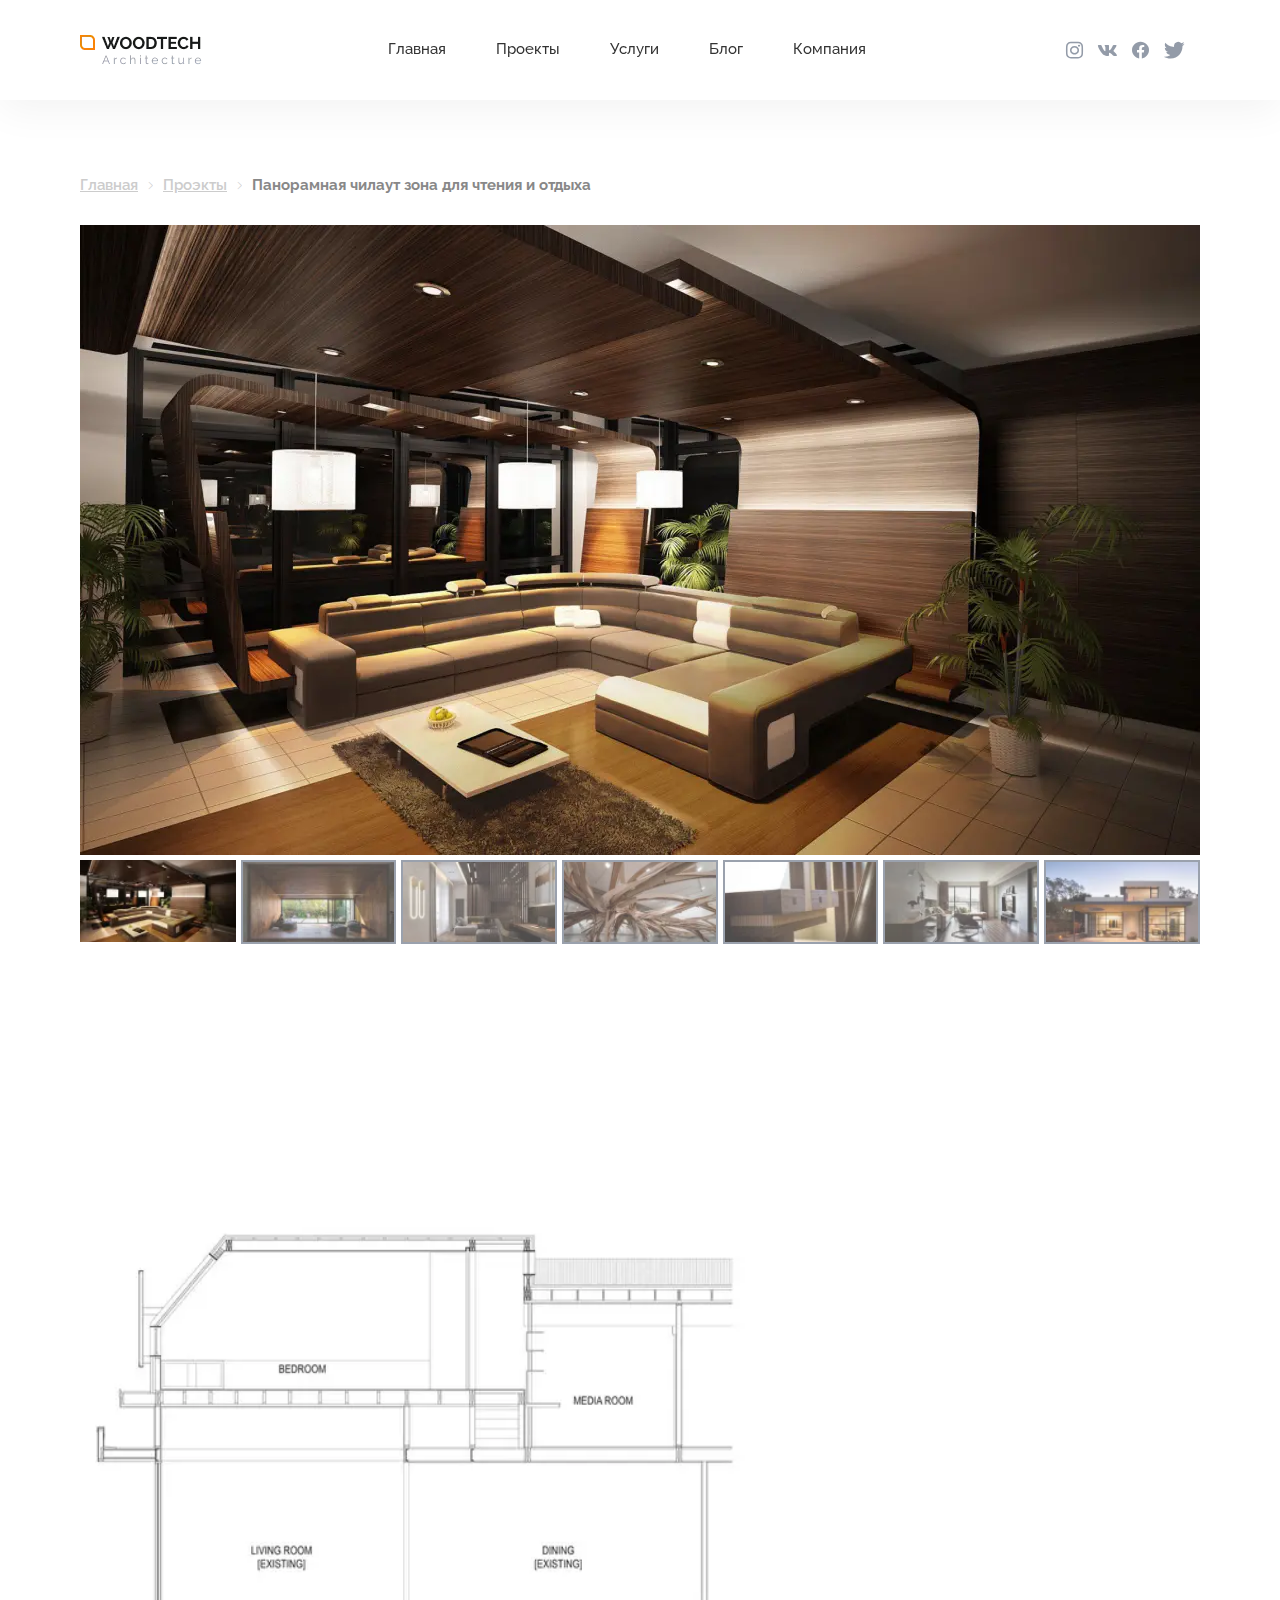
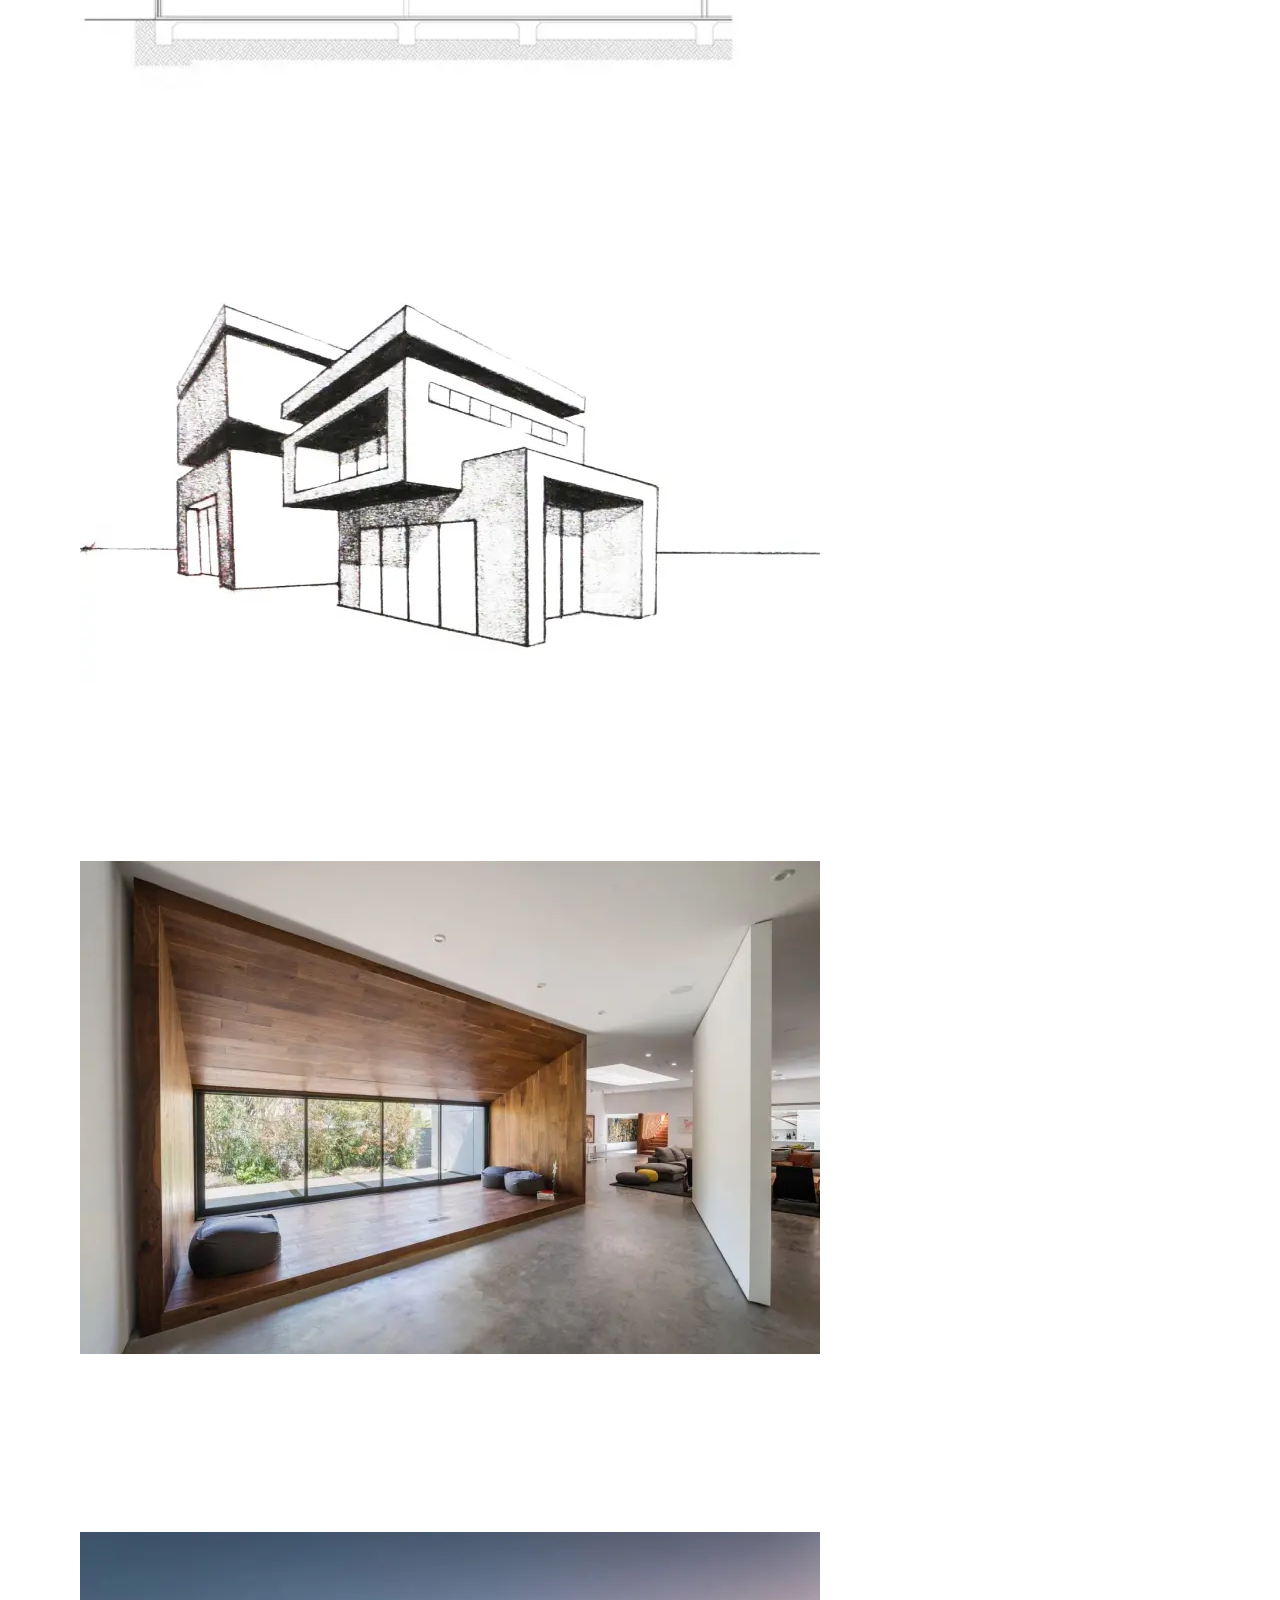
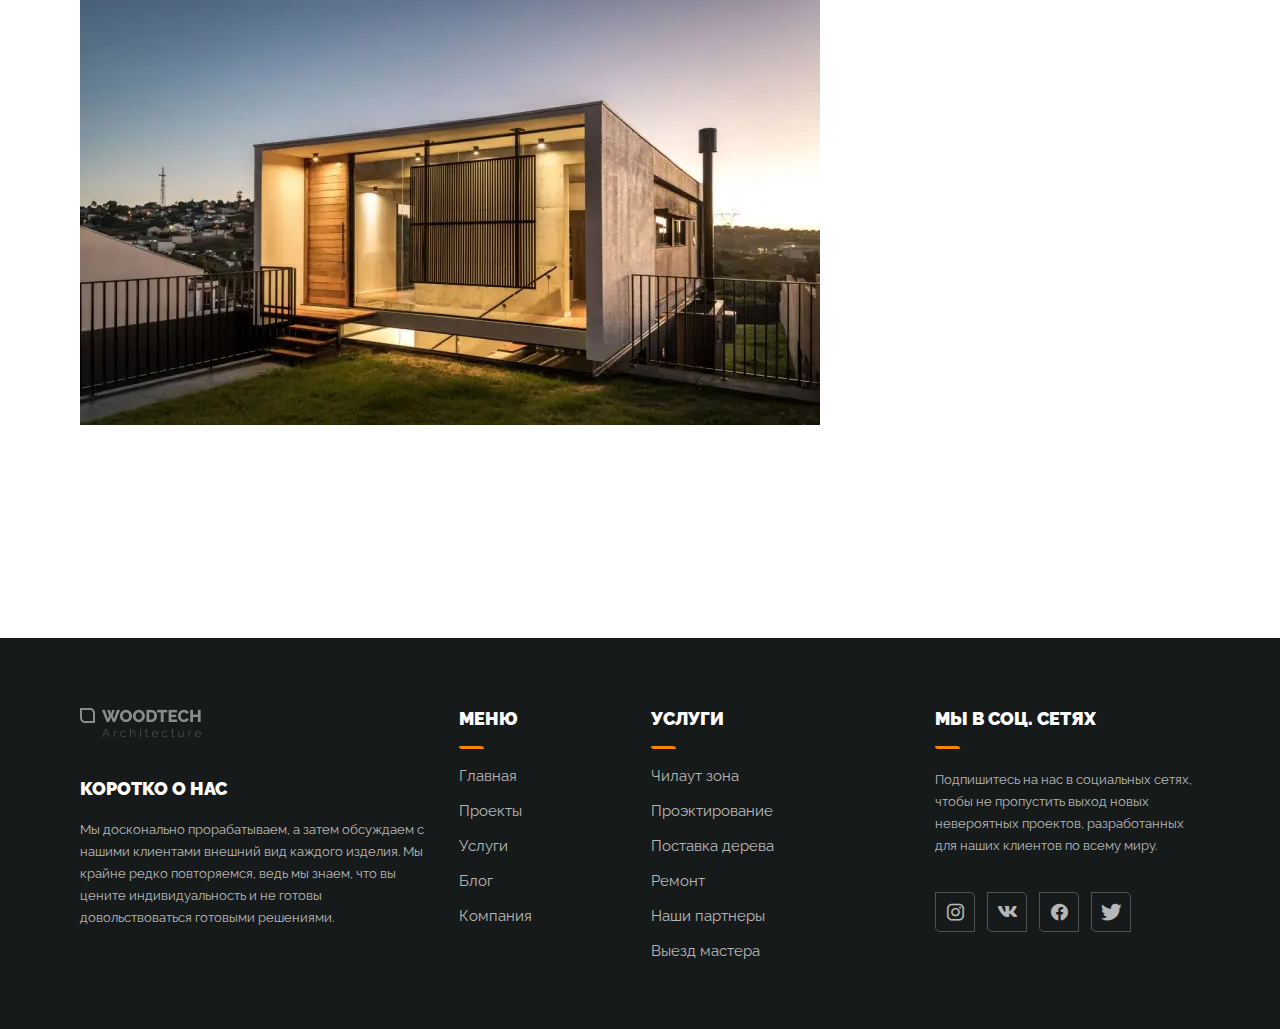
<file: readingArea.html>
<!DOCTYPE html>
<html lang="ru">

<head>
	<title>Зона для чтения и отдыха</title>
	<meta charset="UTF-8">
	<meta name="format-detection" content="telephone=no">
	<!-- <style>body{opacity: 0;}</style> -->
	<link rel="stylesheet" href="css/style.min.css?_v=20220917101238">
	<!-- <meta name="robots" content="noindex, nofollow"> -->
	<meta name="viewport" content="width=device-width, initial-scale=1.0">
</head>

<body>
	<div class="wrapper">
		<header class="header--white">
			<div class="header__container">

				<div class="header__body">

					<a class="header__logo logo" href="index.html">
					</a>

					<div class="header__menu menu">
						<nav class="menu__body">
							<ul class="menu__list">
								<li class="menu__item">
									<a href="index.html" class="menu__link">Главная</a>
								</li>
								<li class="menu__item">
									<a href="project.html" class="menu__link">Проекты</a>
								</li>
								<li class="menu__item">
									<a href="services.html" class="menu__link">Услуги</a>
								</li>
								<li class="menu__item">
									<a href="blog.html" class="menu__link">Блог</a>
								</li>
								<li class="menu__item">
									<a href="about.html" class="menu__link">Компания</a>
								</li>
							</ul>
						</nav>

						<div class="menu__burger burger-menu">
							<span></span>
						</div>
					</div>

					<div data-da=".menu__body, 479" class="header__social social-menu">
						<a href="#no-scroll" class="social-menu__item _icon-instagram"></a>
						<a href="#no-scroll" class="social-menu__item _icon-vk"></a>
						<a href="#no-scroll" class="social-menu__item _icon-fb"></a>
						<a href="#no-scroll" class="social-menu__item _icon-twit"></a>
					</div>

				</div>

			</div>
		</header>
		<main id="#readingArea.html" class="page page-readArea">

			<div class="page-readArea__container _container">

				<div class="page-readArea__panoramic panoramic">

					<nav class="breadcrumbs panoramic__breadcrumbs">
						<ul class="breadcrumbs__list">
							<li class="breadcrumbs__item">
								<a href="index.html" class="breadcrumbs__link">Главная</a><span></span>
							</li>
							<li class="breadcrumbs__item">
								<a href="project.html" class="breadcrumbs__link">Проэкты</a><span></span>
							</li>
							<li class="breadcrumbs__item">
								<span class="breadcrumbs__current">Панорамная чилаут зона для чтения и отдыха</span>
							</li>
						</ul>
					</nav>

					<div class="panoramic__slider slider-panoramic">

						<div class="slider-panoramic__swiper slider-panoramic__swiper">

							<div class="slider-panoramic__slide slide-panoramic">
								<a href="#no-scroll" class="slide-panoramic__box-ibg">
									<picture><source srcset="img/panoramic/main-slide-01.webp" type="image/webp"><img class="slide-panoramic__img" src="img/panoramic/main-slide-01.jpg" alt="photo"></picture>
								</a>
							</div>

							<div class="slider-panoramic__slide slide-panoramic">
								<a href="#no-scroll" class="slide-panoramic__box-ibg">
									<picture><source srcset="img/panoramic/main-slide-02.webp" type="image/webp"><img class="slide-panoramic__img" src="img/panoramic/main-slide-02.jpg" alt="photo"></picture>
								</a>
							</div>

							<div class="slider-panoramic__slide slide-panoramic">
								<a href="#no-scroll" class="slide-panoramic__box-ibg">
									<picture><source srcset="img/panoramic/main-slide-03.webp" type="image/webp"><img class="slide-panoramic__img" src="img/panoramic/main-slide-03.jpg" alt="photo"></picture>
								</a>
							</div>

							<div class="slider-panoramic__slide slide-panoramic">
								<a href="#no-scroll" class="slide-panoramic__box-ibg">
									<picture><source srcset="img/panoramic/main-slide-04.webp" type="image/webp"><img class="slide-panoramic__img" src="img/panoramic/main-slide-04.jpg" alt="photo"></picture>
								</a>
							</div>

							<div class="slider-panoramic__slide slide-panoramic">
								<a href="#no-scroll" class="slide-panoramic__box-ibg">
									<picture><source srcset="img/panoramic/main-slide-05.webp" type="image/webp"><img class="slide-panoramic__img" src="img/panoramic/main-slide-05.jpg" alt="photo"></picture>
								</a>
							</div>

							<div class="slider-panoramic__slide slide-panoramic">
								<a href="#no-scroll" class="slide-panoramic__box-ibg">
									<picture><source srcset="img/panoramic/main-slide-06.webp" type="image/webp"><img class="slide-panoramic__img" src="img/panoramic/main-slide-06.jpg" alt="photo"></picture>
								</a>
							</div>

							<div class="slider-panoramic__slide slide-panoramic">
								<a href="#no-scroll" class="slide-panoramic__box-ibg">
									<picture><source srcset="img/panoramic/main-slide-07.webp" type="image/webp"><img class="slide-panoramic__img" src="img/panoramic/main-slide-07.jpg" alt="photo"></picture>
								</a>
							</div>

						</div>

					</div>

					<div class="panoramic__preview preview-panoramic">
						<div class="preview-panoramic__swiper">

							<div class="preview-panoramic__slide slide-preview-panoramic">
								<a href="#no-scroll" class="slide-preview-panoramic__box-ibg">
									<picture><source srcset="img/panoramic/preview-01.webp" type="image/webp"><img class="slide-preview-panoramic__img" src="img/panoramic/preview-01.jpg" alt="photo"></picture>
								</a>
							</div>
							<div class="preview-panoramic__slide slide-preview-panoramic">
								<a href="#no-scroll" class="slide-preview-panoramic__box-ibg">
									<picture><source srcset="img/panoramic/preview-02.webp" type="image/webp"><img class="slide-preview-panoramic__img" src="img/panoramic/preview-02.jpg" alt="photo"></picture>
								</a>
							</div>
							<div class="preview-panoramic__slide slide-preview-panoramic">
								<a href="#no-scroll" class="slide-preview-panoramic__box-ibg">
									<picture><source srcset="img/panoramic/preview-03.webp" type="image/webp"><img class="slide-preview-panoramic__img" src="img/panoramic/preview-03.jpg" alt="photo"></picture>
								</a>
							</div>
							<div class="preview-panoramic__slide slide-preview-panoramic">
								<a href="#no-scroll" class="slide-preview-panoramic__box-ibg">
									<picture><source srcset="img/panoramic/preview-04.webp" type="image/webp"><img class="slide-preview-panoramic__img" src="img/panoramic/preview-04.jpg" alt="photo"></picture>
								</a>
							</div>
							<div class="preview-panoramic__slide slide-preview-panoramic">
								<a href="#no-scroll" class="slide-preview-panoramic__box-ibg">
									<picture><source srcset="img/panoramic/preview-05.webp" type="image/webp"><img class="slide-preview-panoramic__img" src="img/panoramic/preview-05.jpg" alt="photo"></picture>
								</a>
							</div>
							<div class="preview-panoramic__slide slide-preview-panoramic">
								<a href="#no-scroll" class="slide-preview-panoramic__box-ibg">
									<picture><source srcset="img/panoramic/preview-06.webp" type="image/webp"><img class="slide-preview-panoramic__img" src="img/panoramic/preview-06.jpg" alt="photo"></picture>
								</a>
							</div>
							<div class="preview-panoramic__slide slide-preview-panoramic">
								<a href="#no-scroll" class="slide-preview-panoramic__box-ibg">
									<picture><source srcset="img/panoramic/preview-07.webp" type="image/webp"><img class="slide-preview-panoramic__img" src="img/panoramic/preview-07.jpg" alt="photo"></picture>
								</a>
							</div>

						</div>
					</div>

				</div>

				<div class="page-readArea__content content-readArea">
					<h2 data-watch data-watch-once class="content-readArea__title">
						Панорамная чилаут зона для чтения и отдыха
					</h2>

					<div class="content-readArea__body body-content">

						<div class="body-content__body">

							<p data-watch data-watch-once class="body-content__text">
								Lorem Ipsum - это текст-"рыба", часто используемый в печати и вэб-дизайне. Lorem Ipsum является
								стандартной "рыбой" для
								текстов на латинице с начала XVI века. В то время некий безымянный печатник создал большую
								коллекцию размеров и форм
								шрифтов, используя Lorem Ipsum для распечатки образцов. Lorem Ipsum не только успешно пережил
								без
								заметных.
							</p>

							<div class="body-content__box-img-ibg">
								<picture><source srcset="img/panoramic/plan-1.webp" type="image/webp"><img src="img/panoramic/plan-1.jpg" alt="plan" class="body-content__img"></picture>
							</div>

							<p data-watch data-watch-once class="body-content__text">
								Lorem Ipsum - это текст-"рыба", часто используемый в печати и вэб-дизайне. Lorem Ipsum является
								стандартной "рыбой" для
								текстов на латинице с начала XVI века. В то время некий безымянный печатник создал большую
								коллекцию размеров и форм
								шрифтов, используя Lorem Ipsum для распечатки образцов. Lorem Ipsum не только успешно пережил
								без
								заметных.
							</p>

							<div class="body-content__box-img-ibg body-content__box-img-ibg--plan-2">
								<picture><source srcset="img/panoramic/plan-2.webp" type="image/webp"><img src="img/panoramic/plan-2.jpg" alt="plan" class="body-content__img"></picture>
							</div>

							<p data-watch data-watch-once class="body-content__text">
								Lorem Ipsum - это текст-"рыба", часто используемый в печати и вэб-дизайне. Lorem Ipsum является
								стандартной "рыбой" для
								текстов на латинице с начала XVI века. В то время некий безымянный печатник создал большую
								коллекцию размеров и форм
								шрифтов, используя Lorem Ipsum для распечатки образцов. Lorem Ipsum не только успешно пережил
								без
								заметных.
							</p>

							<div class="body-content__box-img-ibg body-content__box-img-ibg--photo">
								<picture><source srcset="img/panoramic/content-photo-01.webp" type="image/webp"><img src="img/panoramic/content-photo-01.jpg" alt="photo" class="body-content__img"></picture>
							</div>

							<p data-watch data-watch-once class="body-content__text">
								Lorem Ipsum - это текст-"рыба", часто используемый в печати и вэб-дизайне. Lorem Ipsum является
								стандартной "рыбой" для
								текстов на латинице с начала XVI века. В то время некий безымянный печатник создал большую
								коллекцию размеров и форм
								шрифтов, используя Lorem Ipsum для распечатки образцов. Lorem Ipsum не только успешно пережил
								без
								заметных.
							</p>

							<div class="body-content__box-img-ibg body-content__box-img-ibg--photo">
								<picture><source srcset="img/panoramic/content-photo-02.webp" type="image/webp"><img src="img/panoramic/content-photo-02.png" alt="photo" class="body-content__img"></picture>
							</div>

							<p data-watch data-watch-once class="body-content__text">
								Lorem Ipsum - это текст-"рыба", часто используемый в печати и вэб-дизайне. Lorem Ipsum является
								стандартной "рыбой" для
								текстов на латинице с начала XVI века. В то время некий безымянный печатник создал большую
								коллекцию размеров и форм
								шрифтов, используя Lorem Ipsum для распечатки образцов. Lorem Ipsum не только успешно пережил
								без
								заметных.
							</p>

						</div>

						<article class="body-content__cart cart-executor">

							<div data-watch data-watch-once class="cart-executor__summary summary-executor">
								<h4 class="summary-executor__title">Старший архитектор</h4>

								<a href="#no-scroll" class="summary-executor__photo">
									<picture><source srcset="img/panoramic/photo-executor.webp" type="image/webp"><img src="img/panoramic/photo-executor.jpg" alt="photo" class="summary-executor__img"></picture>
								</a>

								<span class="summary-executor__name">Евгений Григорьев</span>

								<p class="summary-executor__text">
									Выпускник гарвардского университета, кандидат наук, профессиональный архитектор. В общей
									сложности реализовал более 120 проектов.
								</p>
							</div>

							<div data-watch data-watch-once class="cart-executor__info info-executor">
								<h4 class="info-executor__title">Информация о проекте</h4>
								<ul class="info-executor__list">
									<li class="info-executor__item">Заказчик<span>Частное лицо</span></li>
									<li class="info-executor__item">Площадь<span>24 кв. м.</span></li>
									<li class="info-executor__item">Время разработки<span>3 недели</span></li>
									<li class="info-executor__item">Высота потолка<span>3.4 метра</span></li>
									<li class="info-executor__item">Толщина стен<span>45 см.</span></li>
								</ul>
							</div>
						</article>

					</div>
				</div>

			</div>

		</main>
		<footer class="footer">
			<div class="footer__container">

				<div class="footer__body">

					<div class="footer__content content-footer">
						<a href="index.html" class="content-footer__logo">
							<picture><source srcset="img/footer/footer-logo.webp" type="image/webp"><img src="img/footer/footer-logo.png" alt="logo"></picture>
						</a>
						<h3 class="content-footer__title footer-title">
							<span>Коротко о нас</span>
						</h3>
						<p class="content-footer__text">
							Мы досконально прорабатываем, а затем обсуждаем с нашими клиентами внешний вид каждого изделия. Мы крайне
							редко повторяемся, ведь мы знаем, что вы цените индивидуальность и не готовы довольствоваться готовыми
							решениями.
						</p>
					</div>

					<div class="footer__menu-block footer-block">

						<div data-spollers="992" class="item-menu-footer__spoller spoller-item-footer">

							<div class="spoller-item-footer__item">

								<button class="spoller-item-footer__title footer-title title-decor _icon-arrow-left" type="button" data-spoller>Меню</button>

								<div class="spoller-item-footer__body">

									<nav class="menu-footer">
										<ul class="menu-footer__list">
											<li class="menu-footer__item">
												<a href="index.html" class="menu-footer__link">Главная</a>
											</li>
											<li class="menu-footer__item">
												<a href="project.html" class="menu-footer__link">Проекты</a>
											</li>
											<li class="menu-footer__item">
												<a href="services.html" class="menu-footer__link">Услуги</a>
											</li>
											<li class="menu-footer__item">
												<a href="blog.html" class="menu-footer__link">Блог</a>
											</li>
											<li class="menu-footer__item">
												<a href="about.html" class="menu-footer__link">Компания</a>
											</li>
										</ul>
									</nav>

								</div>
							</div>

							<div class="spoller-item-footer__item">

								<button class="spoller-item-footer__title footer-title title-decor _icon-arrow-left" type="button" data-spoller>Услуги</button>

								<div class="spoller-item-footer__body">

									<nav class="menu-footer">
										<ul class="menu-footer__list">
											<li class="menu-footer__item">
												<a href="readingArea.html" class="menu-footer__link">
													Чилаут зона
												</a>
											</li>
											<li class="menu-footer__item">
												<a href="project.html" class="menu-footer__link">
													Проэктирование
												</a>
											</li>
											<li class="menu-footer__item">
												<a href="#no-scroll" class="menu-footer__link">
													Поставка дерева
												</a>
											</li>
											<li class="menu-footer__item">
												<a href="#no-scroll" class="menu-footer__link">
													Ремонт
												</a>
											</li>
											<li class="menu-footer__item">
												<a href="partners.html" class="menu-footer__link">
													Наши партнеры
												</a>
											</li>
											<li class="menu-footer__item">
												<a href="contacts.html" class="menu-footer__link">
													Выезд мастера
												</a>
											</li>
										</ul>
									</nav>

								</div>
							</div>

						</div>

					</div>

					<div class="footer__social social-footer">
						<h3 class="social-footer__title footer-title title-decor">
							<span>Мы в соц. сетях</span>
						</h3>
						<p class="social-footer__text">
							Подпишитесь на нас в социальных сетях, чтобы не пропустить выход новых невероятных проектов, разработанных для наших клиентов по всему миру.
						</p>
						<ul class="social-footer__list">
							<li class="social-footer__item">
								<a href="#no-scroll" class="social-footer__link _icon-instagram"></a>
							</li>
							<li class="social-footer__item">
								<a href="#no-scroll" class="social-footer__link _icon-vk"></a>
							</li>
							<li class="social-footer__item">
								<a href="#no-scroll" class="social-footer__link _icon-fb"></a>
							</li>
							<li class="social-footer__item">
								<a href="#no-scroll" class="social-footer__link _icon-twit"></a>
							</li>
						</ul>
					</div>

				</div>

			</div>

			<div class="footer__scroll">
				<a data-goto=".header, .header--white" data-goto-speed="1000" href="#no-scroll" class="scroll-up _icon-arrow-left"></a>
			</div>
		</footer>
	</div>
	<!--
<div id="popup" aria-hidden="true" class="popup">
	<div class="popup__wrapper">
		<div class="popup__content">
			<button data-close type="button" class="popup__close">Закрыть</button>
			<div class="popup__text">
			</div>
		</div>
	</div>
</div>-->


	<script src="js/app.min.js?_v=20220917101238"></script>
</body>

</html>
</file>
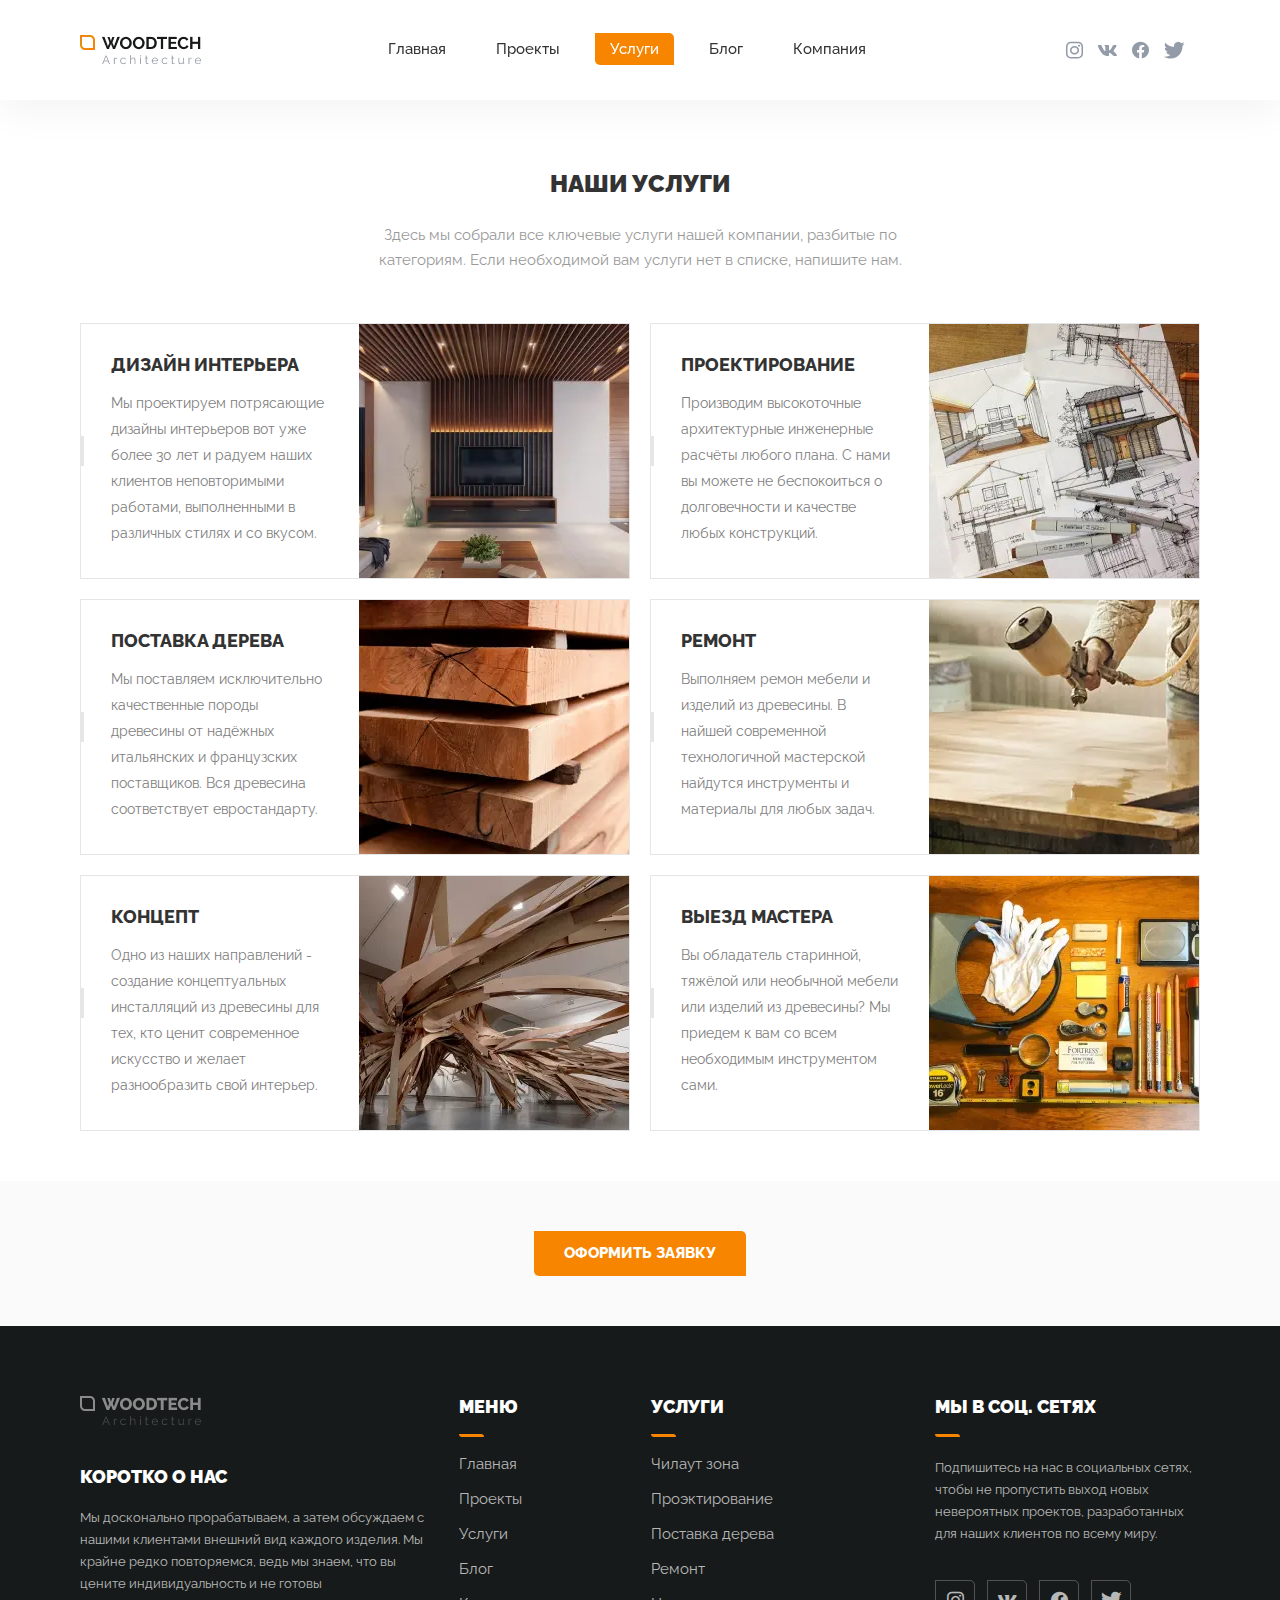
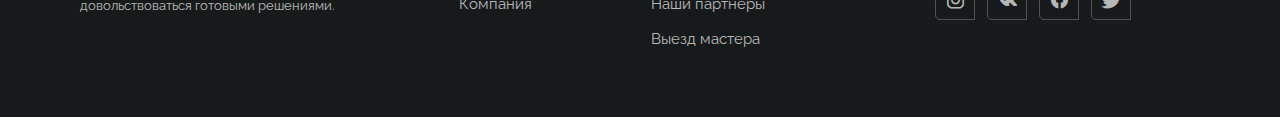
<file: services.html>
<!DOCTYPE html>
<html lang="ru">

<head>
	<title>Наши услуги</title>
	<meta charset="UTF-8">
	<meta name="format-detection" content="telephone=no">
	<!-- <style>body{opacity: 0;}</style> -->
	<link rel="stylesheet" href="css/style.min.css?_v=20220917101238">
	<!-- <meta name="robots" content="noindex, nofollow"> -->
	<meta name="viewport" content="width=device-width, initial-scale=1.0">
</head>

<body>
	<div class="wrapper">
		<header class="header--white">
			<div class="header__container">

				<div class="header__body">

					<a class="header__logo logo" href="index.html">
					</a>

					<div class="header__menu menu">
						<nav class="menu__body">
							<ul class="menu__list">
								<li class="menu__item">
									<a href="index.html" class="menu__link">Главная</a>
								</li>
								<li class="menu__item">
									<a href="project.html" class="menu__link">Проекты</a>
								</li>
								<li class="menu__item">
									<a href="services.html" class="menu__link">Услуги</a>
								</li>
								<li class="menu__item">
									<a href="blog.html" class="menu__link">Блог</a>
								</li>
								<li class="menu__item">
									<a href="about.html" class="menu__link">Компания</a>
								</li>
							</ul>
						</nav>

						<div class="menu__burger burger-menu">
							<span></span>
						</div>
					</div>

					<div data-da=".menu__body, 479" class="header__social social-menu">
						<a href="#no-scroll" class="social-menu__item _icon-instagram"></a>
						<a href="#no-scroll" class="social-menu__item _icon-vk"></a>
						<a href="#no-scroll" class="social-menu__item _icon-fb"></a>
						<a href="#no-scroll" class="social-menu__item _icon-twit"></a>
					</div>

				</div>

			</div>
		</header>
		<main class="page page-services">

			<div class="page-services__container _container">

				<div class="page-services__body">
					<h2 class="page-services__title title">Наши услуги</h2>
					<p class="page-services__text">
						Здесь мы собрали все ключевые услуги нашей компании, разбитые по категориям. Если необходимой вам
						услуги нет в списке, напишите нам.
					</p>

					<div class="page-services__cards">

						<article class="page-services__card card-services">
							<div class="card-services__content">
								<h4 class="card-services__title">Дизайн интерьера</h4>
								<p class="card-services__text">
									Мы проектируем потрясающие дизайны интерьеров вот уже более 30 лет и радуем наших клиентов
									неповторимыми работами,
									выполненными в различных стилях и со вкусом.
								</p>
							</div>
							<a href="#no-scroll" class="card-services__box-img">
								<picture><source srcset="img/services/01.webp" type="image/webp"><img src="img/services/01.jpg" alt="photo" class="card-services__img"></picture>
							</a>
						</article>

						<article class="page-services__card card-services">
							<div class="card-services__content">
								<h4 class="card-services__title">Проектирование</h4>
								<p class="card-services__text">
									Производим высокоточные архитектурные инженерные расчёты любого плана. С нами вы можете не
									беспокоиться о долговечности
									и качестве любых конструкций.
								</p>
							</div>
							<a href="#no-scroll" class="card-services__box-img">
								<picture><source srcset="img/services/02.webp" type="image/webp"><img src="img/services/02.jpg" alt="photo" class="card-services__img"></picture>
							</a>
						</article>

						<article class="page-services__card card-services">
							<div class="card-services__content">
								<h4 class="card-services__title">Поставка дерева</h4>
								<p class="card-services__text">
									Мы поставляем исключительно качественные породы древесины от надёжных итальянских и
									французских поставщиков. Вся
									древесина соответствует евростандарту.
								</p>
							</div>
							<a href="#no-scroll" class="card-services__box-img">
								<picture><source srcset="img/services/03.webp" type="image/webp"><img src="img/services/03.jpg" alt="photo" class="card-services__img"></picture>
							</a>
						</article>

						<article class="page-services__card card-services">
							<div class="card-services__content">
								<h4 class="card-services__title">Ремонт</h4>
								<p class="card-services__text">
									Выполняем ремон мебели и изделий из древесины. В найшей современной технологичной мастерской
									найдутся инструменты и
									материалы для любых задач.
								</p>
							</div>
							<a href="#no-scroll" class="card-services__box-img">
								<picture><source srcset="img/services/04.webp" type="image/webp"><img src="img/services/04.jpg" alt="photo" class="card-services__img"></picture>
							</a>
						</article>

						<article class="page-services__card card-services">
							<div class="card-services__content">
								<h4 class="card-services__title">Концепт</h4>
								<p class="card-services__text">
									Одно из наших направлений - создание концептуальных инсталляций из древесины для тех, кто
									ценит современное искусство и
									желает разнообразить свой интерьер.
								</p>
							</div>
							<a href="#no-scroll" class="card-services__box-img">
								<picture><source srcset="img/services/05.webp" type="image/webp"><img src="img/services/05.jpg" alt="photo" class="card-services__img"></picture>
							</a>
						</article>

						<article class="page-services__card card-services">
							<div class="card-services__content">
								<h4 class="card-services__title">Выезд мастера</h4>
								<p class="card-services__text">
									Вы обладатель старинной, тяжёлой или необычной мебели или изделий из древесины? Мы приедем к
									вам со всем необходимым
									инструментом сами.
								</p>
							</div>
							<a href="#no-scroll" class="card-services__box-img">
								<picture><source srcset="img/services/06.webp" type="image/webp"><img src="img/services/06.jpg" alt="photo" class="card-services__img"></picture>
							</a>
						</article>

					</div>

				</div>

			</div>

			<div class="page-services__button-box">
				<button class="page-services__button button">Оформить заявку</button>
			</div>

		</main>
		<footer class="footer">
			<div class="footer__container">

				<div class="footer__body">

					<div class="footer__content content-footer">
						<a href="index.html" class="content-footer__logo">
							<picture><source srcset="img/footer/footer-logo.webp" type="image/webp"><img src="img/footer/footer-logo.png" alt="logo"></picture>
						</a>
						<h3 class="content-footer__title footer-title">
							<span>Коротко о нас</span>
						</h3>
						<p class="content-footer__text">
							Мы досконально прорабатываем, а затем обсуждаем с нашими клиентами внешний вид каждого изделия. Мы крайне
							редко повторяемся, ведь мы знаем, что вы цените индивидуальность и не готовы довольствоваться готовыми
							решениями.
						</p>
					</div>

					<div class="footer__menu-block footer-block">

						<div data-spollers="992" class="item-menu-footer__spoller spoller-item-footer">

							<div class="spoller-item-footer__item">

								<button class="spoller-item-footer__title footer-title title-decor _icon-arrow-left" type="button" data-spoller>Меню</button>

								<div class="spoller-item-footer__body">

									<nav class="menu-footer">
										<ul class="menu-footer__list">
											<li class="menu-footer__item">
												<a href="index.html" class="menu-footer__link">Главная</a>
											</li>
											<li class="menu-footer__item">
												<a href="project.html" class="menu-footer__link">Проекты</a>
											</li>
											<li class="menu-footer__item">
												<a href="services.html" class="menu-footer__link">Услуги</a>
											</li>
											<li class="menu-footer__item">
												<a href="blog.html" class="menu-footer__link">Блог</a>
											</li>
											<li class="menu-footer__item">
												<a href="about.html" class="menu-footer__link">Компания</a>
											</li>
										</ul>
									</nav>

								</div>
							</div>

							<div class="spoller-item-footer__item">

								<button class="spoller-item-footer__title footer-title title-decor _icon-arrow-left" type="button" data-spoller>Услуги</button>

								<div class="spoller-item-footer__body">

									<nav class="menu-footer">
										<ul class="menu-footer__list">
											<li class="menu-footer__item">
												<a href="readingArea.html" class="menu-footer__link">
													Чилаут зона
												</a>
											</li>
											<li class="menu-footer__item">
												<a href="project.html" class="menu-footer__link">
													Проэктирование
												</a>
											</li>
											<li class="menu-footer__item">
												<a href="#no-scroll" class="menu-footer__link">
													Поставка дерева
												</a>
											</li>
											<li class="menu-footer__item">
												<a href="#no-scroll" class="menu-footer__link">
													Ремонт
												</a>
											</li>
											<li class="menu-footer__item">
												<a href="partners.html" class="menu-footer__link">
													Наши партнеры
												</a>
											</li>
											<li class="menu-footer__item">
												<a href="contacts.html" class="menu-footer__link">
													Выезд мастера
												</a>
											</li>
										</ul>
									</nav>

								</div>
							</div>

						</div>

					</div>

					<div class="footer__social social-footer">
						<h3 class="social-footer__title footer-title title-decor">
							<span>Мы в соц. сетях</span>
						</h3>
						<p class="social-footer__text">
							Подпишитесь на нас в социальных сетях, чтобы не пропустить выход новых невероятных проектов, разработанных для наших клиентов по всему миру.
						</p>
						<ul class="social-footer__list">
							<li class="social-footer__item">
								<a href="#no-scroll" class="social-footer__link _icon-instagram"></a>
							</li>
							<li class="social-footer__item">
								<a href="#no-scroll" class="social-footer__link _icon-vk"></a>
							</li>
							<li class="social-footer__item">
								<a href="#no-scroll" class="social-footer__link _icon-fb"></a>
							</li>
							<li class="social-footer__item">
								<a href="#no-scroll" class="social-footer__link _icon-twit"></a>
							</li>
						</ul>
					</div>

				</div>

			</div>

			<div class="footer__scroll">
				<a data-goto=".header, .header--white" data-goto-speed="1000" href="#no-scroll" class="scroll-up _icon-arrow-left"></a>
			</div>
		</footer>
	</div>
	<!--
<div id="popup" aria-hidden="true" class="popup">
	<div class="popup__wrapper">
		<div class="popup__content">
			<button data-close type="button" class="popup__close">Закрыть</button>
			<div class="popup__text">
			</div>
		</div>
	</div>
</div>-->


	<script src="js/app.min.js?_v=20220917101238"></script>
</body>

</html>
</file>
<file: css/style.min.css>
@charset "UTF-8";@import url(https://fonts.googleapis.com/css?family=Raleway:300,regular,500,600,700,800,900&display=swap);@import url(https://fonts.googleapis.com/css?family=Roboto:300,700&display=swap);@font-face{font-family:icons;font-display:swap;src:url(../fonts/icons.woff2) format("woff2"),url(../fonts/icons.woff) format("woff");font-weight:400;font-style:normal}.breadcrumbs__list a+span::after,[class*=_icon-]:before{font-family:icons;font-style:normal;font-weight:400;font-variant:normal;text-transform:none;line-height:1;-webkit-font-smoothing:antialiased;-moz-osx-font-smoothing:grayscale}[class*=_icon-]:before{display:block}._icon-arrow-left:before{content:"\e900"}._icon-fb:before{content:"\e901";font-size:1.125rem}._icon-instagram:before{content:"\e902";font-size:1.125rem}._icon-location:before{content:"\e903"}._icon-twit:before{content:"\e904";font-size:1.125rem}._icon-vk:before{content:"\e905";font-size:.6875rem}*{padding:0;margin:0;border:0}*,:after,:before{-webkit-box-sizing:border-box;box-sizing:border-box}body,html{height:100%;min-width:320px}body{color:#333;line-height:1;font-family:Raleway;font-size:.9375rem;-ms-text-size-adjust:100%;-moz-text-size-adjust:100%;-webkit-text-size-adjust:100%;-webkit-font-smoothing:antialiased;-moz-osx-font-smoothing:grayscale}button,input,textarea{font-family:Raleway;font-size:inherit}button{cursor:pointer;color:inherit;background-color:inherit}a{color:inherit}a:link,a:visited{text-decoration:none}a:hover{text-decoration:none}ul li{list-style:none}img{vertical-align:top}h1,h2,h3,h4,h5,h6{font-weight:inherit;font-size:inherit}body{font-weight:400}.lock body{overflow:hidden;-ms-touch-action:none;touch-action:none}.wrapper{min-height:100%;display:-webkit-box;display:-ms-flexbox;display:flex;-webkit-box-orient:vertical;-webkit-box-direction:normal;-ms-flex-direction:column;flex-direction:column;overflow:hidden}.wrapper>main{-webkit-box-flex:1;-ms-flex:1 1 auto;flex:1 1 auto}.wrapper>*{min-width:0}[class*=__container]{max-width:70rem;-webkit-box-sizing:content-box;box-sizing:content-box;margin:0 auto;padding:0 .9375rem}.noUi-target,.noUi-target *{-webkit-touch-callout:none;-webkit-tap-highlight-color:transparent;-webkit-user-select:none;-ms-touch-action:none;touch-action:none;-ms-user-select:none;-moz-user-select:none;user-select:none;-webkit-box-sizing:border-box;box-sizing:border-box}.noUi-target{position:relative}.noUi-base,.noUi-connects{width:100%;height:100%;position:relative;z-index:1}.noUi-connects{overflow:hidden;z-index:0}.noUi-connect,.noUi-origin{will-change:transform;position:absolute;z-index:1;top:0;right:0;height:100%;width:100%;-ms-transform-origin:0 0;-webkit-transform-origin:0 0;-webkit-transform-style:preserve-3d;transform-origin:0 0;-webkit-transform-style:flat;transform-style:flat}.noUi-txt-dir-rtl.noUi-horizontal .noUi-origin{left:0;right:auto}.noUi-vertical .noUi-origin{top:-100%;width:0}.noUi-horizontal .noUi-origin{height:0}.noUi-handle{-webkit-backface-visibility:hidden;backface-visibility:hidden;position:absolute}.noUi-touch-area{height:100%;width:100%}.noUi-state-tap .noUi-connect,.noUi-state-tap .noUi-origin{-webkit-transition:-webkit-transform .3s;transition:-webkit-transform .3s;-o-transition:transform .3s;transition:transform .3s;transition:transform .3s,-webkit-transform .3s}.noUi-state-drag *{cursor:inherit!important}.noUi-horizontal{height:18px}.noUi-horizontal .noUi-handle{width:34px;height:28px;right:-17px;top:-6px}.noUi-vertical{width:18px}.noUi-vertical .noUi-handle{width:28px;height:34px;right:-6px;bottom:-17px}.noUi-txt-dir-rtl.noUi-horizontal .noUi-handle{left:-17px;right:auto}.noUi-target{background:#fafafa;border-radius:4px;border:1px solid #d3d3d3;-webkit-box-shadow:inset 0 1px 1px #f0f0f0,0 3px 6px -5px #bbb;box-shadow:inset 0 1px 1px #f0f0f0,0 3px 6px -5px #bbb}.noUi-connects{border-radius:3px}.noUi-connect{background:#3fb8af}.noUi-draggable{cursor:ew-resize}.noUi-vertical .noUi-draggable{cursor:ns-resize}.noUi-handle{border:1px solid #d9d9d9;border-radius:3px;background:#fff;cursor:default;-webkit-box-shadow:inset 0 0 1px #fff,inset 0 1px 7px #ebebeb,0 3px 6px -3px #bbb;box-shadow:inset 0 0 1px #fff,inset 0 1px 7px #ebebeb,0 3px 6px -3px #bbb}.noUi-active{-webkit-box-shadow:inset 0 0 1px #fff,inset 0 1px 7px #ddd,0 3px 6px -3px #bbb;box-shadow:inset 0 0 1px #fff,inset 0 1px 7px #ddd,0 3px 6px -3px #bbb}.noUi-handle:after,.noUi-handle:before{content:"";display:block;position:absolute;height:14px;width:1px;background:#e8e7e6;left:14px;top:6px}.noUi-handle:after{left:17px}.noUi-vertical .noUi-handle:after,.noUi-vertical .noUi-handle:before{width:14px;height:1px;left:6px;top:14px}.noUi-vertical .noUi-handle:after{top:17px}[disabled] .noUi-connect{background:#b8b8b8}[disabled] .noUi-handle,[disabled].noUi-handle,[disabled].noUi-target{cursor:not-allowed}.noUi-pips,.noUi-pips *{-webkit-box-sizing:border-box;box-sizing:border-box}.noUi-pips{position:absolute;color:#999}.noUi-value{position:absolute;white-space:nowrap;text-align:center}.noUi-value-sub{color:#ccc;font-size:10px}.noUi-marker{position:absolute;background:#ccc}.noUi-marker-sub{background:#aaa}.noUi-marker-large{background:#aaa}.noUi-pips-horizontal{padding:10px 0;height:80px;top:100%;left:0;width:100%}.noUi-value-horizontal{-webkit-transform:translate(-50%,50%);-ms-transform:translate(-50%,50%);transform:translate(-50%,50%)}.noUi-rtl .noUi-value-horizontal{-webkit-transform:translate(50%,50%);-ms-transform:translate(50%,50%);transform:translate(50%,50%)}.noUi-marker-horizontal.noUi-marker{margin-left:-1px;width:2px;height:5px}.noUi-marker-horizontal.noUi-marker-sub{height:10px}.noUi-marker-horizontal.noUi-marker-large{height:15px}.noUi-pips-vertical{padding:0 10px;height:100%;top:0;left:100%}.noUi-value-vertical{-webkit-transform:translate(0,-50%);-ms-transform:translate(0,-50%);transform:translate(0,-50%);padding-left:25px}.noUi-rtl .noUi-value-vertical{-webkit-transform:translate(0,50%);-ms-transform:translate(0,50%);transform:translate(0,50%)}.noUi-marker-vertical.noUi-marker{width:5px;height:2px;margin-top:-1px}.noUi-marker-vertical.noUi-marker-sub{width:10px}.noUi-marker-vertical.noUi-marker-large{width:15px}.noUi-tooltip{display:block;position:absolute;border:1px solid #d9d9d9;border-radius:3px;background:#fff;color:#000;padding:5px;text-align:center;white-space:nowrap}.noUi-horizontal .noUi-tooltip{-webkit-transform:translate(-50%,0);-ms-transform:translate(-50%,0);transform:translate(-50%,0);left:50%;bottom:120%}.noUi-vertical .noUi-tooltip{-webkit-transform:translate(0,-50%);-ms-transform:translate(0,-50%);transform:translate(0,-50%);top:50%;right:120%}.noUi-horizontal .noUi-origin>.noUi-tooltip{-webkit-transform:translate(50%,0);-ms-transform:translate(50%,0);transform:translate(50%,0);left:auto;bottom:10px}.noUi-vertical .noUi-origin>.noUi-tooltip{-webkit-transform:translate(0,-18px);-ms-transform:translate(0,-18px);transform:translate(0,-18px);top:auto;right:28px}[data-showmore-button] span:last-child{display:none}._showmore-active [data-showmore-button] span{display:none}._showmore-active [data-showmore-button] span:last-child{display:block}[class*=-ibg]{position:relative}[class*=-ibg] img{position:absolute;width:100%;height:100%;top:0;left:0;-o-object-fit:cover;object-fit:cover}[class*=-ibg_contain] img{-o-object-fit:contain;object-fit:contain}._watcher-view.content-readArea__title{-webkit-transition:all 1s ease 0s;-o-transition:all 1s ease 0s;transition:all 1s ease 0s;-webkit-transform:translate(0,0);-ms-transform:translate(0,0);transform:translate(0,0);opacity:1}.body-content__text,.info-executor,.summary-executor{-webkit-transition:all 1s ease 0s;-o-transition:all 1s ease 0s;transition:all 1s ease 0s;-webkit-transform:translate(0,100px);-ms-transform:translate(0,100px);transform:translate(0,100px);opacity:0}._watcher-view.body-content__text,._watcher-view.info-executor,._watcher-view.summary-executor{-webkit-transition:all 1s ease 0s;-o-transition:all 1s ease 0s;transition:all 1s ease 0s;-webkit-transform:translate(0,0);-ms-transform:translate(0,0);transform:translate(0,0);opacity:1}.dots{display:-webkit-box;display:-ms-flexbox;display:flex}.dots span{width:.3125rem;height:.3125rem;border-radius:50%;background-color:#f88500}.dots span:not(:last-child){margin:0 .625rem 0 0}.date-blog{display:inline-block;position:absolute;top:10px;left:10px;padding:.3125rem .625rem;border-radius:0 .3125rem 0 .3125rem;background-color:#f88500;color:#fff}.footer-title{font-size:1.125rem;line-height:1.1666666667;font-weight:900;text-transform:uppercase;color:#fff}.title-decor{position:relative;padding-bottom:1.1111111111em}.title-decor::after{content:"";position:absolute;left:0;bottom:0;width:1.5625rem;height:.1875rem;background-color:#f88500;border-radius:0 .3125rem}.scroll-up{position:fixed;z-index:4;background-color:#f88500;right:1.25rem;bottom:5%;border-radius:0 .3125rem;display:-webkit-box;display:-ms-flexbox;display:flex;-webkit-box-pack:center;-ms-flex-pack:center;justify-content:center;-webkit-box-align:center;-ms-flex-align:center;align-items:center;-webkit-transition:all .8s ease 0s;-o-transition:all .8s ease 0s;transition:all .8s ease 0s;opacity:0;-webkit-transform:translate(0,120%);-ms-transform:translate(0,120%);transform:translate(0,120%)}.scroll-up--active{-webkit-transform:translate(0,0);-ms-transform:translate(0,0);transform:translate(0,0);opacity:1}.scroll-up:hover._icon-arrow-left::before{-webkit-animation:arrowUp 1.5s infinite linear;animation:arrowUp 1.5s infinite linear}@-webkit-keyframes arrowUp{0%{-webkit-transform:rotate(90deg) translate(0,0);transform:rotate(90deg) translate(0,0)}50%{-webkit-transform:rotate(90deg) translate(-5px,0);transform:rotate(90deg) translate(-5px,0)}100%{-webkit-transform:rotate(90deg) translate(0,0);transform:rotate(90deg) translate(0,0)}}@keyframes arrowUp{0%{-webkit-transform:rotate(90deg) translate(0,0);transform:rotate(90deg) translate(0,0)}50%{-webkit-transform:rotate(90deg) translate(-5px,0);transform:rotate(90deg) translate(-5px,0)}100%{-webkit-transform:rotate(90deg) translate(0,0);transform:rotate(90deg) translate(0,0)}}.scroll-up._icon-arrow-left::before{-webkit-transform:rotate(90deg);-ms-transform:rotate(90deg);transform:rotate(90deg)}.breadcrumbs{line-height:2;color:#ccc;white-space:nowrap;overflow:auto}.breadcrumbs__list{display:-webkit-box;display:-ms-flexbox;display:flex}.breadcrumbs__list a+span::after{content:"\e900";display:inline-block;font-size:.5rem;-webkit-transform:rotate(-180deg);-ms-transform:rotate(-180deg);transform:rotate(-180deg);margin:0 1.25em}.breadcrumbs__list span{display:-webkit-box;display:-ms-flexbox;display:flex;-webkit-box-align:center;-ms-flex-align:center;align-items:center}.breadcrumbs__item{display:-webkit-box;display:-ms-flexbox;display:flex}.breadcrumbs__link{font-weight:600;-webkit-transition:color .3s ease 0s;-o-transition:color .3s ease 0s;transition:color .3s ease 0s}.breadcrumbs__link:hover{color:#f88500}.breadcrumbs__current{font-weight:700;color:#888}.breadcrumbs .breadcrumbs__link{text-decoration:underline}.title{font-size:1.5rem;line-height:1.1666666667;font-weight:900;text-transform:uppercase}.slide-blog{display:-webkit-box;display:-ms-flexbox;display:flex;-webkit-box-orient:vertical;-webkit-box-direction:normal;-ms-flex-direction:column;flex-direction:column;min-height:27.5rem;padding:.9375rem;border:1px solid #eee;border-radius:0 .3125rem}.slide-blog__img-box-ibg{display:block;margin-bottom:1.5333333333em;padding-bottom:64%}.slide-blog__img{border-radius:0 .3125rem}.content-slide-blog{display:-webkit-box;display:-ms-flexbox;display:flex;-webkit-box-orient:vertical;-webkit-box-direction:normal;-ms-flex-direction:column;flex-direction:column;height:100%}.content-slide-blog__title{font-size:1.125rem;line-height:1.2222222222;font-weight:800;text-transform:uppercase;margin-bottom:.9444444444em;-webkit-transition:color .3s ease 0s;-o-transition:color .3s ease 0s;transition:color .3s ease 0s;position:relative;padding-left:.625rem}.content-slide-blog__title::before{content:"";left:0;position:absolute;width:.1875rem;height:100%;background-color:#f88500}.content-slide-blog__text{line-height:1.6;margin-bottom:.3333333333em;-webkit-box-flex:1;-ms-flex:1 1 auto;flex:1 1 auto}.content-slide-blog__link{display:inline-block;font-weight:800;line-height:1.7333333333;text-decoration:underline;-webkit-transition:color .3s ease 0s;-o-transition:color .3s ease 0s;transition:color .3s ease 0s}.pagination{display:-webkit-box;display:-ms-flexbox;display:flex;-webkit-box-pack:center;-ms-flex-pack:center;justify-content:center;-webkit-box-align:center;-ms-flex-align:center;align-items:center}.pagination__next,.pagination__prev{color:#c4c4c4;line-height:1.2;font-weight:600;-webkit-transition:color .3s ease 0s;-o-transition:color .3s ease 0s;transition:color .3s ease 0s}.pagination__next:hover,.pagination__prev:hover{color:#f88500}.pagination__list{display:-webkit-box;display:-ms-flexbox;display:flex;margin:0 1.5625rem}.pagination__item:not(:last-child){margin:0 .625rem 0 0}.pagination__link{display:-webkit-box;display:-ms-flexbox;display:flex;-webkit-box-pack:center;-ms-flex-pack:center;justify-content:center;-webkit-box-align:center;-ms-flex-align:center;align-items:center;font-family:Roboto;width:2.25rem;height:2.25rem;font-weight:500;color:#666;border-radius:0 .3125rem}.pagination__link--active{background-color:#f88500;color:#fff}.sidebar{display:-webkit-box;display:-ms-flexbox;display:flex;-webkit-box-orient:vertical;-webkit-box-direction:normal;-ms-flex-direction:column;flex-direction:column;-webkit-box-flex:0;-ms-flex:0 0 16.5625rem;flex:0 0 16.5625rem;background-color:#fafafa;border-radius:0 .3125rem;height:13.2489040429%;padding:2.5rem 0}.sidebar__title{font-size:1rem;line-height:1.125;font-weight:800;color:#333;text-transform:uppercase;padding:0 1.875rem;margin-bottom:1.5625em}.sidebar__item{padding:.625rem 1.875rem;color:#666}.sidebar__item--active{color:#fff;background-color:#f88500}.sidebar__link{display:block;line-height:1.0666666667;font-weight:500}.header{z-index:5}.header__body{display:-webkit-box;display:-ms-flexbox;display:flex;-webkit-box-pack:justify;-ms-flex-pack:justify;justify-content:space-between;padding:.625rem .9375rem;margin:0 -.9375rem;-webkit-box-align:center;-ms-flex-align:center;align-items:center;min-height:6.25rem}.no-webp .header__logo{background:url(../img/logo.png) no-repeat center}.header__logo{width:122px;height:30px}.header__menu{margin:0 10px}.menu__body{-webkit-box-flex:1;-ms-flex:1 1 auto;flex:1 1 auto}.menu__list{display:-webkit-box;display:-ms-flexbox;display:flex;-webkit-box-pack:center;-ms-flex-pack:center;justify-content:center;-ms-flex-wrap:wrap;flex-wrap:wrap;color:#fff}.menu__link{padding:.4375rem .9375rem;font-weight:500;line-height:1.1742857143;-webkit-transition:background-color .3s ease 0s;-o-transition:background-color .3s ease 0s;transition:background-color .3s ease 0s;border-radius:0 .3125rem 0 .3125rem}.menu__link:not(:last-child){margin:0 .8em 0 0}.menu__link--active{background-color:rgba(196,196,196,.25)}.social-menu{display:-webkit-box;display:-ms-flexbox;display:flex;-webkit-box-flex:0;-ms-flex:0 1 134px;flex:0 1 134px;min-height:2.0625rem;padding:.46875rem .9375rem;color:rgba(255,255,255,.75);background-color:rgba(196,196,196,.25);border-radius:4.375rem;-webkit-box-align:center;-ms-flex-align:center;align-items:center}.social-menu .social-menu__item:not(:last-child){margin:0 .9375rem 0 0}.burger-menu{display:none}.header--white{background-color:#fff;-webkit-box-shadow:0 10px 40px rgba(0,0,0,.05);box-shadow:0 10px 40px rgba(0,0,0,.05);position:fixed;top:0;left:0;width:100%;z-index:50}.no-webp .header--white .header__logo{background:url(../img/logo-black.png) no-repeat center}.header--white .menu__link--active{background-color:#f88500;color:#fff}.header--white .social-menu{color:rgba(111,122,139,.75);background-color:unset}.header--white .burger-menu span,.header--white .burger-menu::after,.header--white .burger-menu::before{content:"";background-color:#111}.menu-open .header--white .burger-menu span,.menu-open .header--white .burger-menu::after,.menu-open .header--white .burger-menu::before{content:"";background-color:#fff}.footer{background-color:#171a1a;color:rgba(255,255,255,.7)}.footer__body{display:-webkit-box;display:-ms-flexbox;display:flex}.footer__menu-block{-webkit-box-flex:1;-ms-flex:1 1 auto;flex:1 1 auto}.content-footer{-webkit-box-flex:0;-ms-flex:0 1 21.5rem;flex:0 1 21.5rem}.content-footer__logo{display:inline-block}.content-footer__text{font-size:.8125rem;line-height:1.6923076923}.content-footer__title{margin-bottom:1.1111111111em}.spoller-item-footer{display:-webkit-box;display:-ms-flexbox;display:flex;gap:1.375rem}.spoller-item-footer__item{-webkit-box-flex:0;-ms-flex:0 1 10.625rem;flex:0 1 10.625rem}.spoller-item-footer__title{cursor:initial;display:-webkit-inline-box;display:-ms-inline-flexbox;display:inline-flex;font-size:1.125rem;line-height:1.1666666667;font-weight:900;text-transform:uppercase;color:#fff}.spoller-item-footer__title._icon-arrow-left::before{display:none;-webkit-transform:rotate(270deg);-ms-transform:rotate(270deg);transform:rotate(270deg);-webkit-transition:-webkit-transform .3s ease 0s;transition:-webkit-transform .3s ease 0s;-o-transition:transform .3s ease 0s;transition:transform .3s ease 0s;transition:transform .3s ease 0s,-webkit-transform .3s ease 0s}.spoller-item-footer__title._spoller-active._icon-arrow-left::before{-webkit-transition:-webkit-transform .3s ease 0s;transition:-webkit-transform .3s ease 0s;-o-transition:transform .3s ease 0s;transition:transform .3s ease 0s;transition:transform .3s ease 0s,-webkit-transform .3s ease 0s;-webkit-transform:rotate(90deg);-ms-transform:rotate(90deg);transform:rotate(90deg)}.spoller-item-footer__body{margin-top:20px}.menu-footer__item:not(:last-child){margin:0 0 1.3333333333em 0}.menu-footer__link{-webkit-transition:all .3s ease 0s;-o-transition:all .3s ease 0s;transition:all .3s ease 0s}.social-footer{-webkit-box-flex:0;-ms-flex:0 1 16.5625rem;flex:0 1 16.5625rem}.social-footer__title{margin-bottom:1.1111111111em}.social-footer__text{font-size:.8125rem;line-height:1.6923076923;margin-bottom:2.6923076923em}.social-footer__list{display:-webkit-box;display:-ms-flexbox;display:flex}.social-footer__item{display:-webkit-box;display:-ms-flexbox;display:flex;-webkit-box-align:center;-ms-flex-align:center;align-items:center;-webkit-box-pack:center;-ms-flex-pack:center;justify-content:center;width:40px;height:40px;padding:12px;border:1px solid rgba(255,255,255,.25);border-radius:0 .3125rem;-webkit-transition:all .3s ease 0s;-o-transition:all .3s ease 0s;transition:all .3s ease 0s;cursor:pointer}.social-footer__item:not(:last-child){margin:0 12px 0 0}.button{display:inline-block;padding:.75rem 1.875rem;background-color:#f88500;color:#fff;text-transform:uppercase;font-weight:800;line-height:1.4285714286;border-radius:0 .3125rem 0 .3125rem;-webkit-transition:background-color .3s ease 0s;-o-transition:background-color .3s ease 0s;transition:background-color .3s ease 0s}.button._fw{width:100%}.dots{display:-webkit-box;display:-ms-flexbox;display:flex}.dots span{width:.3125rem;height:.3125rem;border-radius:50%;background-color:#f88500}.dots span:not(:last-child){margin:0 .625rem 0 0}.date-blog{display:inline-block;position:absolute;top:10px;left:10px;padding:.3125rem .625rem;border-radius:0 .3125rem 0 .3125rem;background-color:#f88500;color:#fff}.footer-title{font-size:1.125rem;line-height:1.1666666667;font-weight:900;text-transform:uppercase;color:#fff}.title-decor{position:relative;padding-bottom:1.1111111111em}.title-decor::after{content:"";position:absolute;left:0;bottom:0;width:1.5625rem;height:.1875rem;background-color:#f88500;border-radius:0 .3125rem}.scroll-up{position:fixed;z-index:4;background-color:#f88500;right:1.25rem;bottom:5%;border-radius:0 .3125rem;display:-webkit-box;display:-ms-flexbox;display:flex;-webkit-box-pack:center;-ms-flex-pack:center;justify-content:center;-webkit-box-align:center;-ms-flex-align:center;align-items:center;-webkit-transition:all .8s ease 0s;-o-transition:all .8s ease 0s;transition:all .8s ease 0s;opacity:0;-webkit-transform:translate(0,120%);-ms-transform:translate(0,120%);transform:translate(0,120%)}.scroll-up--active{-webkit-transform:translate(0,0);-ms-transform:translate(0,0);transform:translate(0,0);opacity:1}.scroll-up:hover._icon-arrow-left::before{-webkit-animation:arrowUp 1.5s infinite linear;animation:arrowUp 1.5s infinite linear}@keyframes arrowUp{0%{-webkit-transform:rotate(90deg) translate(0,0);transform:rotate(90deg) translate(0,0)}50%{-webkit-transform:rotate(90deg) translate(-5px,0);transform:rotate(90deg) translate(-5px,0)}100%{-webkit-transform:rotate(90deg) translate(0,0);transform:rotate(90deg) translate(0,0)}}.scroll-up._icon-arrow-left::before{-webkit-transform:rotate(90deg);-ms-transform:rotate(90deg);transform:rotate(90deg)}.breadcrumbs{line-height:2;color:#ccc;white-space:nowrap;overflow:auto}.breadcrumbs__list{display:-webkit-box;display:-ms-flexbox;display:flex}.breadcrumbs__list a+span::after{content:"\e900";display:inline-block;font-size:.5rem;-webkit-transform:rotate(-180deg);-ms-transform:rotate(-180deg);transform:rotate(-180deg);margin:0 1.25em}.breadcrumbs__list span{display:-webkit-box;display:-ms-flexbox;display:flex;-webkit-box-align:center;-ms-flex-align:center;align-items:center}.breadcrumbs__item{display:-webkit-box;display:-ms-flexbox;display:flex}.breadcrumbs__link{font-weight:600;-webkit-transition:color .3s ease 0s;-o-transition:color .3s ease 0s;transition:color .3s ease 0s}.breadcrumbs__link:hover{color:#f88500}.breadcrumbs__current{font-weight:700;color:#888}.breadcrumbs .breadcrumbs__link{text-decoration:underline}.title{font-size:1.5rem;line-height:1.1666666667;font-weight:900;text-transform:uppercase}.slide-blog{display:-webkit-box;display:-ms-flexbox;display:flex;-webkit-box-orient:vertical;-webkit-box-direction:normal;-ms-flex-direction:column;flex-direction:column;min-height:27.5rem;padding:.9375rem;border:1px solid #eee;border-radius:0 .3125rem}.slide-blog__img-box-ibg{display:block;margin-bottom:1.5333333333em;padding-bottom:64%}.slide-blog__img{border-radius:0 .3125rem}.content-slide-blog{display:-webkit-box;display:-ms-flexbox;display:flex;-webkit-box-orient:vertical;-webkit-box-direction:normal;-ms-flex-direction:column;flex-direction:column;height:100%}.content-slide-blog__title{font-size:1.125rem;line-height:1.2222222222;font-weight:800;text-transform:uppercase;margin-bottom:.9444444444em;-webkit-transition:color .3s ease 0s;-o-transition:color .3s ease 0s;transition:color .3s ease 0s;position:relative;padding-left:.625rem}.content-slide-blog__title::before{content:"";left:0;position:absolute;width:.1875rem;height:100%;background-color:#f88500}.content-slide-blog__text{line-height:1.6;margin-bottom:.3333333333em;-webkit-box-flex:1;-ms-flex:1 1 auto;flex:1 1 auto}.content-slide-blog__link{display:inline-block;font-weight:800;line-height:1.7333333333;text-decoration:underline;-webkit-transition:color .3s ease 0s;-o-transition:color .3s ease 0s;transition:color .3s ease 0s}.pagination{display:-webkit-box;display:-ms-flexbox;display:flex;-webkit-box-pack:center;-ms-flex-pack:center;justify-content:center;-webkit-box-align:center;-ms-flex-align:center;align-items:center}.pagination__next,.pagination__prev{color:#c4c4c4;line-height:1.2;font-weight:600;-webkit-transition:color .3s ease 0s;-o-transition:color .3s ease 0s;transition:color .3s ease 0s}.pagination__next:hover,.pagination__prev:hover{color:#f88500}.pagination__list{display:-webkit-box;display:-ms-flexbox;display:flex;margin:0 1.5625rem}.pagination__item:not(:last-child){margin:0 .625rem 0 0}.pagination__link{display:-webkit-box;display:-ms-flexbox;display:flex;-webkit-box-pack:center;-ms-flex-pack:center;justify-content:center;-webkit-box-align:center;-ms-flex-align:center;align-items:center;font-family:Roboto;width:2.25rem;height:2.25rem;font-weight:500;color:#666;border-radius:0 .3125rem}.pagination__link--active{background-color:#f88500;color:#fff}.sidebar{display:-webkit-box;display:-ms-flexbox;display:flex;-webkit-box-orient:vertical;-webkit-box-direction:normal;-ms-flex-direction:column;flex-direction:column;-webkit-box-flex:0;-ms-flex:0 0 16.5625rem;flex:0 0 16.5625rem;background-color:#fafafa;border-radius:0 .3125rem;height:13.2489040429%;padding:2.5rem 0}.sidebar__title{font-size:1rem;line-height:1.125;font-weight:800;color:#333;text-transform:uppercase;padding:0 1.875rem;margin-bottom:1.5625em}.sidebar__item{padding:.625rem 1.875rem;color:#666}.sidebar__item--active{color:#fff;background-color:#f88500}.sidebar__link{display:block;line-height:1.0666666667;font-weight:500}.page-home{min-height:100%;margin:-125px 0 0 0}.page-home__slider{position:relative}.slide-page-home{padding:.625rem;background-color:#202328;max-height:40.625rem;position:relative}.slide-page-home__bg{width:100%;max-height:630px;border-radius:20px;-o-object-fit:cover;object-fit:cover}.slide-page-home__content{position:absolute;top:192px;color:#fff;max-width:26.5625rem}.slide-page-home__title{line-height:1.1724137931;font-weight:300;margin-bottom:.2586206897em}.slide-page-home__sub-title{display:inline-block;padding:.4375rem 1rem;font-size:.9375rem;font-weight:500;line-height:1.2;background-color:#f88500;border-radius:0 .3125rem 0 .3125rem;margin-bottom:1.6666666667em}.slide-page-home__text{background:rgba(32,35,40,.9);line-height:1.7142857143;padding:.9375rem 1.375rem;border-radius:0 .625rem 0 .625rem}.controll-page-home{position:absolute;right:0;bottom:.625rem;z-index:3;padding:.9375rem 2.3125rem .625rem;background-color:#202328;border-radius:.625rem 0 0 0;display:-webkit-box;display:-ms-flexbox;display:flex;-webkit-box-align:center;-ms-flex-align:center;align-items:center;-webkit-column-gap:2.5rem;-moz-column-gap:2.5rem;column-gap:2.5rem}.controll-page-home__scroll-bar{height:5px;background-color:rgba(0,0,0,.2);border-radius:5px;cursor:pointer}.controll-page-home__scroll-bar .swiper-scrollbar-drag{height:100%;background-color:#000;border-radius:5px}.controll-page-home__navigation{display:-webkit-box;display:-ms-flexbox;display:flex;-webkit-box-pack:justify;-ms-flex-pack:justify;justify-content:space-between;-webkit-box-align:center;-ms-flex-align:center;align-items:center;-webkit-box-flex:0;-ms-flex:0 1 3.75rem;flex:0 1 3.75rem}.fraction-controll{font-family:Roboto;display:-webkit-box;display:-ms-flexbox;display:flex;-webkit-box-align:end;-ms-flex-align:end;align-items:flex-end;font-size:.9375rem;line-height:1.2;font-weight:300;color:#353941}.fraction-controll__current{font-size:1.25rem;color:#818b9d;padding-right:.625rem}.fraction-controll__all{font-size:1.0625rem;color:#59606c;padding-left:.625rem}.navigation-page-home ._icon-arrow-left::before{font-size:1.25rem}.navigation-page-home__next,.navigation-page-home__prev{color:#ccc;cursor:pointer}.navigation-page-home__prev{-webkit-transform:rotate(180deg);-ms-transform:rotate(180deg);transform:rotate(180deg)}.navigation-page-home .swiper-button-disabled{color:#4d4b4b}.trust{background-color:#171a1a;color:#6f7a8b}.trust__body{display:-webkit-box;display:-ms-flexbox;display:flex;-webkit-box-pack:justify;-ms-flex-pack:justify;justify-content:space-between;-webkit-box-align:center;-ms-flex-align:center;align-items:center}.trust__difference{-webkit-box-flex:0;-ms-flex:0 1 43.75rem;flex:0 1 43.75rem}.trust__address{-webkit-box-flex:0;-ms-flex:0 0 22.5rem;flex:0 0 22.5rem}.difference-trust__title{display:inline-block;font-size:1.125rem;line-height:1.1666666667;text-transform:uppercase;font-weight:900;padding-bottom:.8333333333em;border-bottom:1px solid #2d3038;margin-bottom:.8888888889em}.difference-trust__columns{display:-webkit-box;display:-ms-flexbox;display:flex;-webkit-box-pack:justify;-ms-flex-pack:justify;justify-content:space-between;gap:20px}.difference-trust__column{display:-webkit-box;display:-ms-flexbox;display:flex;-webkit-box-orient:vertical;-webkit-box-direction:normal;-ms-flex-direction:column;flex-direction:column;-webkit-box-flex:0;-ms-flex:0 1 13.75rem;flex:0 1 13.75rem;row-gap:10px}.difference-trust__item{line-height:1.0666666667}.difference-trust__item span{font-family:Roboto;font-weight:700;margin-right:.3125rem}.address-trust{text-align:right}.address-trust__text{line-height:1.5333333333}.address-trust__phone{display:block;font-family:Roboto;font-size:1.75rem;line-height:1.6428571429;font-weight:300;color:#fff}.address-trust__phone:not(:last-child){margin-bottom:.5357142857em}.work{position:relative;background-color:#fafafa}.work__top-bg{background-color:#202328}.work__top{display:-webkit-box;display:-ms-flexbox;display:flex;-webkit-box-flex:0;-ms-flex:0 1 50%;flex:0 1 50%}.work__bottom{min-height:23.75rem}.top-work{display:-webkit-box;display:-ms-flexbox;display:flex;-webkit-box-flex:1;-ms-flex:1 1 50%;flex:1 1 50%;-webkit-box-pack:space-evenly;-ms-flex-pack:space-evenly;justify-content:space-evenly;gap:20px}.top-work__text{color:#fff;text-align:right;-webkit-box-flex:0;-ms-flex:0 1 26.1875rem;flex:0 1 26.1875rem;line-height:1.6;-webkit-transition:all 1s ease 0s;-o-transition:all 1s ease 0s;transition:all 1s ease 0s;-webkit-transform:translate(-25%,0);-ms-transform:translate(-25%,0);transform:translate(-25%,0);opacity:0}.top-work__text._watcher-view{-webkit-transition:all 1s ease 0s;-o-transition:all 1s ease 0s;transition:all 1s ease 0s;-webkit-transform:translate(0,0);-ms-transform:translate(0,0);transform:translate(0,0);opacity:1}.top-work__line{width:1px;background-color:#fff}.top-work__content{font-weight:800;-webkit-box-flex:0;-ms-flex:0 1 26.125rem;flex:0 1 26.125rem;-webkit-transition:all 1s ease 0s;-o-transition:all 1s ease 0s;transition:all 1s ease 0s;-webkit-transform:translate(25%,0);-ms-transform:translate(25%,0);transform:translate(25%,0);opacity:0}.top-work__content._watcher-view{-webkit-transition:all 1s ease 0s;-o-transition:all 1s ease 0s;transition:all 1s ease 0s;-webkit-transform:translate(0,0);-ms-transform:translate(0,0);transform:translate(0,0);opacity:1}.top-work__subtitle{display:inline-block;font-size:1rem;line-height:1.1875;color:#f88500;text-transform:uppercase;margin-bottom:.625em}.top-work__title{font-size:1.8125rem;line-height:1.2413793103;color:#fff}.bottom-work__cards{display:-webkit-box;display:-ms-flexbox;display:flex;margin-top:-6.9375rem;margin-bottom:3em;-ms-flex-wrap:wrap;flex-wrap:wrap;gap:20px}.bottom-work__card{display:-webkit-box;display:-ms-flexbox;display:flex;-webkit-box-orient:vertical;-webkit-box-direction:normal;-ms-flex-direction:column;flex-direction:column;min-height:21.3125rem;border-bottom:3px solid #e4e6e8;-webkit-transition:border-bottom .5s ease 0s;-o-transition:border-bottom .5s ease 0s;transition:border-bottom .5s ease 0s;overflow:hidden}.bottom-work__button{display:block;margin:0 auto}.card-bottom-work{cursor:pointer;-webkit-box-flex:1;-ms-flex:1 1 22.5rem;flex:1 1 22.5rem}.card-bottom-work__box-img{padding-bottom:55.5555555556%;position:relative;-webkit-transition:scale .4s ease 0s;-o-transition:scale .4s ease 0s;transition:scale .4s ease 0s}.card-bottom-work__box-img:hover{scale:1.05}.card-bottom-work__box-img::after,.card-bottom-work__box-img::before{-webkit-transition:opacity .5s ease 0s;-o-transition:opacity .5s ease 0s;transition:opacity .5s ease 0s;content:"";opacity:0;position:absolute;height:1.25rem;width:1.25rem;background-color:inherit;z-index:2}.card-bottom-work__box-img::before{top:1.25rem;left:1.25rem;border-top:1px solid #fff;border-left:1px solid #fff}.card-bottom-work__box-img::after{bottom:1.25rem;right:1.25rem;border-top:1px solid #fff;border-left:1px solid #fff;-webkit-transform:rotate(180deg);-ms-transform:rotate(180deg);transform:rotate(180deg)}.card-bottom-work__content{-webkit-box-flex:1;-ms-flex:1 1 100%;flex:1 1 100%}.content-card-bottom{padding:1.5625rem;background-color:#fff;font-weight:700}.content-card-bottom__location{display:-webkit-box;display:-ms-flexbox;display:flex;-webkit-box-align:center;-ms-flex-align:center;align-items:center;line-height:1.6;color:#989da5;margin-bottom:.3333333333em}.content-card-bottom__location._icon-location::before{font-size:1rem;color:#f88500;margin-right:.7333333333em}.content-card-bottom__text{font-size:1.25rem;line-height:1.25}.shot__inner{display:-webkit-box;display:-ms-flexbox;display:flex;-webkit-box-pack:justify;-ms-flex-pack:justify;justify-content:space-between;padding:.9375rem}.shot__content{-webkit-box-flex:0;-ms-flex:0 1 49%;flex:0 1 49%}.photo-shot{-webkit-box-flex:0;-ms-flex:0 1 27.5rem;flex:0 1 27.5rem}.photo-shot__box{padding-bottom:120.4545454545%}.photo-shot__box::before{content:"";position:absolute;left:-15px;top:-15px;width:14.6875rem;height:17.5rem;background-color:rgba(32,35,40,.1)}.label-photo{font-family:Roboto;display:-webkit-box;display:-ms-flexbox;display:flex;-webkit-box-align:center;-ms-flex-align:center;align-items:center;min-width:54.5454545455%;background-color:#202328;color:#fff;border-radius:0 .3125rem;opacity:.8;gap:10px;position:absolute;right:-1.5625rem;bottom:11.320754717%}.label-photo__year{font-size:3.25rem;line-height:1.1730769231}.label-photo__text{font-size:1.3125rem;line-height:1.1904761905}.content-shot__subtitle{font-size:1rem;color:#f88500;text-transform:uppercase;font-weight:800;line-height:1.1875;margin-bottom:.3125em}.content-shot__title{font-size:1.8125rem;line-height:1.1724137931;font-weight:800;color:#333;margin-bottom:.9310344828em}.content-shot__dots{margin-bottom:1.8666666667em}.content-shot__text{line-height:1.6;margin-bottom:2.3333333333em}.content-shot__columns{display:-webkit-box;display:-ms-flexbox;display:flex;gap:1.25rem}.content-shot__column{-webkit-box-flex:0;-ms-flex:0 1 16.625rem;flex:0 1 16.625rem}.column-content-shot{display:-webkit-box;display:-ms-flexbox;display:flex;-webkit-box-orient:vertical;-webkit-box-direction:normal;-ms-flex-direction:column;flex-direction:column}.column-content-shot__title{font-size:1.1875rem;font-weight:800;line-height:1.1578947368;position:relative;padding-left:3.875rem;margin-bottom:1.4736842105em}.column-content-shot__title::after,.column-content-shot__title::before{content:"";position:absolute;left:0}.column-content-shot__title::after{left:0;bottom:-.8125rem;width:100%;height:.0625rem;background-color:#e7e7e8}.column-content-shot__title--eco::before{width:3.25rem;height:1.9375rem;background:url(../img/page-shot/eco.svg) center/cover;top:.625rem;-webkit-transform:rotate(-20deg);-ms-transform:rotate(-20deg);transform:rotate(-20deg)}.column-content-shot__title--wood{padding-left:3.25rem}.column-content-shot__title--wood::before{top:.3125rem;width:2.5rem;height:2.5rem;background:url(../img/page-shot/wood.svg) 0 0 no-repeat}.column-content-shot__text{line-height:1.6;margin-bottom:.6666666667em;-webkit-box-flex:1;-ms-flex:1 1 auto;flex:1 1 auto}.column-content-shot__more{font-weight:800;line-height:1.6666666667}.column-content-shot__more:link:hover{text-decoration:underline}.partners{min-height:23.9375rem}.no-webp .partners__bg{background:url(../img/section-partners/bg.jpg) center/cover no-repeat}.partners__bg{position:relative;min-height:23.9375rem}.partners__bg::after{content:"";position:absolute;width:100%;height:100%;background-color:rgba(32,35,40,.9);z-index:2;top:0;left:0}.body-partners{position:relative;z-index:3}.body-partners__title{font-size:1.8125rem;line-height:1.1724137931;font-weight:800;color:#fff;text-align:center;-webkit-box-flex:1;-ms-flex:1 1 auto;flex:1 1 auto;margin-bottom:1.5517241379em}.body-partners__items{display:-ms-grid;display:grid;grid-template-columns:repeat(auto-fill,minmax(265px,1fr));gap:1.25rem}.item-partners{display:-webkit-box;display:-ms-flexbox;display:flex;-webkit-box-orient:vertical;-webkit-box-direction:normal;-ms-flex-direction:column;flex-direction:column;text-align:center;font-size:14px;-webkit-transition:all 1s ease 0s;-o-transition:all 1s ease 0s;transition:all 1s ease 0s;opacity:0}.item-partners:nth-child(1),.item-partners:nth-child(2){-webkit-transform:translate(-25%,0);-ms-transform:translate(-25%,0);transform:translate(-25%,0)}.item-partners:nth-child(3),.item-partners:nth-child(4){-webkit-transform:translate(25%,0);-ms-transform:translate(25%,0);transform:translate(25%,0)}.item-partners._watcher-view:nth-child(1){-webkit-transition:all 1s ease .3s;-o-transition:all 1s ease .3s;transition:all 1s ease .3s;-webkit-transform:translate(0,0);-ms-transform:translate(0,0);transform:translate(0,0);opacity:1}.item-partners._watcher-view:nth-child(2){-webkit-transition:all 1s ease 0s;-o-transition:all 1s ease 0s;transition:all 1s ease 0s;-webkit-transform:translate(0,0);-ms-transform:translate(0,0);transform:translate(0,0);opacity:1}.item-partners._watcher-view:nth-child(3){-webkit-transition:all 1s ease 0s;-o-transition:all 1s ease 0s;transition:all 1s ease 0s;-webkit-transform:translate(0,0);-ms-transform:translate(0,0);transform:translate(0,0);opacity:1}.item-partners._watcher-view:nth-child(4){-webkit-transition:all 1s ease .3s;-o-transition:all 1s ease .3s;transition:all 1s ease .3s;-webkit-transform:translate(0,0);-ms-transform:translate(0,0);transform:translate(0,0);opacity:1}.item-partners__logo{min-height:65px;margin-bottom:1.3333333333em}.item-partners__text{color:#fff;line-height:1.6}.item-partners__text span{font-weight:800;color:#f88500}.blog__title{font-size:1.8125rem;font-weight:800;line-height:1.1724137931;text-align:center}.slider-blog__pagination{text-align:center;cursor:pointer}.slider-blog__pagination .swiper-pagination-bullet{display:inline-block;width:1.5625rem;height:.3125rem;background-color:#e4e6e8;border-radius:0 .3125rem}.slider-blog__pagination .swiper-pagination-bullet:not(:last-child){margin:0 .625rem 0 0}.slider-blog__pagination .swiper-pagination-bullet-active{background-color:#f88500}.panoramic__breadcrumbs{margin-bottom:1.6666666667em}.panoramic__slider{margin-bottom:.3125rem}.slide-panoramic{width:70rem}.slide-panoramic__box-ibg{display:block;padding-bottom:56.25%}.slide-preview-panoramic{width:139px;border:2px solid #6f7a8b;opacity:.7}.slide-preview-panoramic.swiper-slide-thumb-active{opacity:1;border:none}.slide-preview-panoramic__box-ibg{display:block;padding-bottom:52.94%}.content-readArea{color:#333}.content-readArea__title{text-align:center;line-height:1.1666666667;font-weight:800;margin-bottom:1.6666666667em;-webkit-transition:all 1s ease 0s;-o-transition:all 1s ease 0s;transition:all 1s ease 0s;-webkit-transform:translate(0,40px);-ms-transform:translate(0,40px);transform:translate(0,40px);opacity:0}.body-content{display:-webkit-box;display:-ms-flexbox;display:flex;gap:1.25rem}.body-content__body{-webkit-box-flex:0;-ms-flex:0 1 46.25rem;flex:0 1 46.25rem}.body-content__cart{-webkit-box-flex:0;-ms-flex:0 0 22.5rem;flex:0 0 22.5rem}.body-content__text{line-height:1.8}.body-content__box-img-ibg{padding-top:62.3287671233%}.body-content__box-img-ibg--plan-2{padding-top:56.2162162162%}.body-content__box-img-ibg--photo{padding-top:66.6216216216%}.cart-executor{display:-webkit-box;display:-ms-flexbox;display:flex;-webkit-box-orient:vertical;-webkit-box-direction:normal;-ms-flex-direction:column;flex-direction:column;-webkit-box-align:center;-ms-flex-align:center;align-items:center}.summary-executor{max-width:17.8125rem;text-align:center}.summary-executor__title{line-height:1.1875;font-weight:800;margin-bottom:1.875em;text-transform:uppercase}.summary-executor__photo{display:inline-block;width:105px;height:105px;margin-bottom:1.5625em;border-radius:50%;border:5px solid #e4e6e8;overflow:hidden}.summary-executor__name{display:block;font-size:1rem;line-height:1.1875;font-weight:700;margin-bottom:.9375em}.summary-executor__text{font-size:.875rem;line-height:1.7142857143}.info-executor{width:100%;padding:2.5rem 1.875rem;background-color:#fafafa}.info-executor__title{font-size:1rem;line-height:1.1875;font-weight:800;text-transform:uppercase;margin-bottom:1.25em}.info-executor__list{font-size:.875rem;line-height:2.5714285714;font-weight:500;color:#666}.info-executor__item{display:-webkit-box;display:-ms-flexbox;display:flex;-webkit-box-pack:justify;-ms-flex-pack:justify;justify-content:space-between}.info-executor__item span{font-weight:700}.page-services{text-align:center}.page-services__body{text-align:center}.page-services__text{max-width:34.375rem;margin:0 auto;font-size:.9375rem;line-height:1.6666666667;color:#999}.page-services__cards{display:-ms-grid;display:grid;grid-template-columns:repeat(auto-fill,minmax(550px,1fr));gap:1.25rem}.page-services__button-box{background-color:#fafafa}.card-services{display:-webkit-box;display:-ms-flexbox;display:flex;text-align:left;border:1px solid #e4e6e8}.card-services__content{padding:1.875rem;position:relative}.card-services__content::before{content:"";background-color:#e4e6e8;position:absolute;width:.1875rem;height:1.875rem;left:0;top:50%;-webkit-transform:translate(0,-50%);-ms-transform:translate(0,-50%);transform:translate(0,-50%)}.card-services__title{font-size:1.125rem;line-height:1.1666666667;font-weight:800;text-transform:uppercase;margin-bottom:.8333333333em}.card-services__text{font-size:.875rem;line-height:1.8571428571;color:#7e7e7e}.card-services__box-img{display:block;text-align:center}.body-blog__title{text-align:center}.body-blog__text{text-align:center;max-width:34.375rem;margin:0 auto;margin-bottom:1.6666666667em;color:#999;line-height:1.6666666667}.cards-blog__items{display:-ms-grid;display:grid;grid-template-columns:repeat(auto-fill,minmax(22.5rem,1fr));gap:1.25rem}.page-about__body{display:-webkit-box;display:-ms-flexbox;display:flex}.content-about__title{line-height:1.1666666667;text-transform:inherit}.content-about__text{font-size:1rem;line-height:1.6875}.content-about__box-img-ibg{padding-top:65.9574468085%;margin-bottom:2.1875em}.content-about__img{width:100%}.page-benefits__body{display:-webkit-box;display:-ms-flexbox;display:flex}.content-benefits__title{text-align:center;text-transform:inherit;font-weight:800}.content-benefits__items{display:-ms-grid;display:grid;grid-template-columns:repeat(auto-fill,minmax(15.8125rem,1fr));gap:1.25rem}.item-benefits{display:-ms-grid;display:grid;justify-items:center;-ms-grid-rows:3.125rem 3.75rem auto auto;grid-template-rows:3.125rem 3.75rem auto auto;text-align:center;color:#333;border-bottom:1px solid #e7e7e8}.item-benefits__title{max-width:12.5rem;margin:0 auto;font-size:1.1875rem;font-weight:800;line-height:1.1578947368;margin-bottom:.6315789474em}.item-benefits__text{font-size:.875rem;line-height:1.5714285714;margin-bottom:.9375em}.item-benefits__more{display:-webkit-box;display:-ms-flexbox;display:flex;-ms-flex-item-align:end;align-self:flex-end;text-decoration:underline;font-weight:800;line-height:1.6666666667;margin-bottom:2.6666666667em}.item-benefits .item-benefits__more{text-decoration:underline}.page-project__title{text-align:center}.page-project__text{max-width:34.375rem;font-size:.9375rem;line-height:1.6666666667;text-align:center;margin:0 auto}.page-project__items{display:-ms-grid;display:grid;grid-template-columns:repeat(auto-fit,minmax(360px,1fr));gap:1.25rem}.item-project{position:relative;cursor:pointer}.item-project--big{-ms-grid-row-span:2;grid-row:span 2}.item-project__box-img-ibg{padding-bottom:63.8888888889%}.item-project__box-img-ibg:hover .hv-project{-webkit-transition:opacity .5s ease 0s;-o-transition:opacity .5s ease 0s;transition:opacity .5s ease 0s;opacity:1}.item-project__box-img-ibg--big{padding-bottom:133.3333333333%}.item-project__hv{position:absolute;width:94.4444444444%;height:91.3043478261%;left:2.9411764706%;top:4.7619047619%;-webkit-transition:background-color .3s ease 0s;-o-transition:background-color .3s ease 0s;transition:background-color .3s ease 0s;background-color:rgba(255,255,255,.98)}.item-project__hv--big{height:95.8333333333%;top:2.0833333333%}.item-project .hv-project__link{text-decoration:underline;-webkit-transition:color .3s ease 0s;-o-transition:color .3s ease 0s;transition:color .3s ease 0s}.item-project .hv-project__link:hover{color:#f88500}.hv-project{display:-webkit-box;display:-ms-flexbox;display:flex;-webkit-box-orient:vertical;-webkit-box-direction:normal;-ms-flex-direction:column;flex-direction:column;-webkit-box-align:center;-ms-flex-align:center;align-items:center;-webkit-box-pack:center;-ms-flex-pack:center;justify-content:center;opacity:0}.hv-project__subtitle{font-size:.8125rem;line-height:1.6923076923;color:#999}.hv-project__title{font-size:1.125rem;line-height:1.1666666667;color:#333;text-transform:uppercase;font-weight:900;margin-bottom:.9375em}.hv-project__link{line-height:1.6666666667;font-weight:800;color:#999}.page-partners__body{display:-webkit-box;display:-ms-flexbox;display:flex}.page-partners__sidebar{margin-bottom:1.25em}.content-partners__title{font-size:1.875rem;text-align:center;line-height:1.1666666667;margin-bottom:1.3333333333em}.content-partners__item:not(:last-child){margin-bottom:2.6666666667em}.partners-item{display:-webkit-box;display:-ms-flexbox;display:flex;gap:1.25rem}.partners-item__box-img{border-radius:0 .3125rem 0 .3125rem}.partners-item__author{display:inline-block;font-size:1.375rem;line-height:1.1363636364;font-weight:800;color:#f88500;margin-bottom:.625em}.partners-item__text{font-size:1rem;line-height:1.6875;color:#333}.body-contacts__form{display:-webkit-box;display:-ms-flexbox;display:flex;-webkit-box-orient:vertical;-webkit-box-direction:normal;-ms-flex-direction:column;flex-direction:column;margin:0 auto;max-width:22.5rem}.body-contacts__input,.body-contacts__textarea{line-height:1.6666666667;color:#888;border:1px solid #e4e6e8;border-radius:0 5px;padding:.625rem .9375rem;resize:vertical}.body-contacts__input:focus,.body-contacts__textarea:focus{outline:1px solid #f88500;border-radius:0 5px}.body-contacts__input:focus::-webkit-input-placeholder,.body-contacts__textarea:focus::-webkit-input-placeholder{-webkit-transition:opacity .5s ease 0s;transition:opacity .5s ease 0s;color:#333;opacity:0}.body-contacts__input:focus::-moz-placeholder,.body-contacts__textarea:focus::-moz-placeholder{-moz-transition:opacity .5s ease 0s;transition:opacity .5s ease 0s;color:#333;opacity:0}.body-contacts__input:focus:-ms-input-placeholder,.body-contacts__textarea:focus:-ms-input-placeholder{-ms-transition:opacity .5s ease 0s;transition:opacity .5s ease 0s;color:#333;opacity:0}.body-contacts__input:focus::-ms-input-placeholder,.body-contacts__textarea:focus::-ms-input-placeholder{-ms-transition:opacity .5s ease 0s;transition:opacity .5s ease 0s;color:#333;opacity:0}.body-contacts__input:focus::placeholder,.body-contacts__textarea:focus::placeholder{-webkit-transition:opacity .5s ease 0s;-o-transition:opacity .5s ease 0s;transition:opacity .5s ease 0s;color:#333;opacity:0}.body-contacts__input:not(:last-child){margin:0 0 .9375em 0}.body-contacts__textarea{min-height:8.75rem;margin-bottom:1.875em}.body-contacts__btn{font-size:.875rem;max-width:15.125rem;margin:0 auto}.top-contacts__title{text-align:center}.top-contacts__text{max-width:34.375rem;font-size:.9375rem;text-align:center;color:#999;line-height:1.6666666667;margin:0 auto}.bottom-contacts{background-color:#202328;text-align:center}.bottom-contacts__title{text-align:center;font-size:1.8125rem;line-height:1.1724137931;color:#fff;font-weight:800;margin-bottom:1.25em}.bottom-contacts__location{color:#989da5;line-height:170%;margin-bottom:.6666666667em}.bottom-contacts__phone{display:inline-block;font-family:Roboto;font-size:1.75rem;line-height:1.6428571429;font-weight:300;color:#fff;margin-bottom:1.4285714286em}.bottom-contacts__map{max-width:58.125rem;width:100%;min-height:32.8125rem}.swiper{overflow:hidden}.swiper-wrapper{width:100%;height:100%;-webkit-box-sizing:content-box;box-sizing:content-box;display:-webkit-box;display:-ms-flexbox;display:flex;position:relative}.swiper-vertical .swiper-wrapper{-webkit-box-orient:vertical;-webkit-box-direction:normal;-ms-flex-direction:column;flex-direction:column}.swiper-autoheight .swiper-wrapper{-webkit-box-align:start;-ms-flex-align:start;align-items:flex-start}.swiper-initialized .swiper-slide{-ms-flex-negative:0;flex-shrink:0}.swiper-android .swiper-slide,.swiper-android .swiper-wrapper{-webkit-transform:translate3d(0,0,0);transform:translate3d(0,0,0)}.swiper-button-lock{display:none!important}@media (min-width:47.99875em){.header--white .menu__list{color:#333}}@media (min-width:71.875em){.page{padding-top:6.25rem}.scroll-up{width:3.125rem}.scroll-up{height:3.125rem}.title{margin-bottom:1.5625rem}.menu__list{gap:1.25rem}.footer{padding-top:4.375rem}.footer{padding-bottom:4.375rem}.footer__body{gap:2.1875rem}.content-footer__logo{margin-bottom:2.5rem}.page{padding-top:6.25rem}.scroll-up{width:3.125rem}.scroll-up{height:3.125rem}.title{margin-bottom:1.5625rem}.slide-page-home__title{font-size:3.625rem}.controll-page-home{width:26.875rem}.controll-page-home{height:5.625rem}.controll-page-home__scroll-bar{width:11.25rem}.trust{padding-top:2.75rem}.trust{padding-bottom:2.75rem}.top-work{padding-top:3.9375rem}.top-work{padding-bottom:10.4375rem}.top-work__title{font-size:1.8125rem}.bottom-work{padding-bottom:3.8125rem}.page__shot{padding-top:4.5625rem}.page__shot{padding-bottom:5.1875rem}.shot__inner{gap:3.125rem}.photo-shot__box{margin-bottom:3.125rem}.label-photo{padding-top:1.125rem}.label-photo{padding-right:1.25rem}.label-photo{padding-bottom:1.125rem}.label-photo{padding-left:1.5625rem}.body-partners{padding-top:4.375rem}.body-partners{padding-bottom:4.375rem}.blog{padding-top:4.6875rem}.blog{padding-bottom:4.6875rem}.blog__title{margin-bottom:2.8125rem}.slider-blog__wrapper{margin-bottom:2.8125rem}.page-readArea__panoramic{padding-top:4.375rem}.page-readArea__content{padding-top:3.4375rem}.page-readArea__content{padding-bottom:4.375rem}.content-readArea__title{font-size:1.875rem}.body-content__text{font-size:.9375rem}.body-content__text:not(:last-child){margin-bottom:2.1875rem}.body-content__text:not(:first-child){margin-top:2.1875rem}.cart-executor__summary:not(:last-child){margin-bottom:3.125rem}.summary-executor__title{font-size:1rem}.page-services__container{padding-top:4.375rem}.page-services__container{padding-bottom:3.125rem}.page-services__text{margin-bottom:3.125rem}.page-services__button-box{padding-top:3.125rem}.page-services__button-box{padding-bottom:3.125rem}.page-blog__body{padding-top:4.375rem}.page-blog__body{padding-bottom:4.375rem}.body-blog__pagination{padding-top:2.8125rem}.page-about__body{padding-top:4.375rem}.page-about__body{padding-bottom:4.375rem}.page-about__body{gap:3.4375rem}.content-about__title{font-size:1.875rem}.content-about__text:not(:last-child){margin-bottom:1.875rem}.page-benefits__body{gap:3.4375rem}.page-benefits__body{padding-top:4.375rem}.page-benefits__body{padding-bottom:4.375rem}.content-benefits__title{font-size:1.875rem}.page-project__body{padding-top:4.375rem}.page-project__body{padding-bottom:4.375rem}.page-project__text{margin-bottom:3.125rem}.page-project__items{gap:1.25rem}.page-partners__body{gap:3.4375rem}.page-partners__body{padding-top:4.375rem}.page-partners__body{padding-bottom:4.375rem}.body-contacts__top{padding-top:4.375rem}.body-contacts__top{margin-bottom:4.375rem}.body-contacts__bottom{padding-top:4.375rem}.body-contacts__bottom{padding-bottom:6.25rem}.top-contacts__text{margin-bottom:3.125rem}}@media (max-width:1280px){.slide-page-home{padding:0}.slide-page-home__bg{min-height:650px;border-radius:0}.controll-page-home{right:0;bottom:0}}@media (max-width:580px){.page-services__cards{grid-template-columns:repeat(auto-fill,minmax(280px,1fr))}.card-services{display:block}.card-services__content{text-align:center}.card-services__img{width:100%}}@media (max-width:479px){.social-menu{margin-top:1.875em;padding:.75rem .75rem;-webkit-transform:translate(-120%,0);-ms-transform:translate(-120%,0);transform:translate(-120%,0)}.menu-open .social-menu{-webkit-transition:all .5s ease .8s;-o-transition:all .5s ease .8s;transition:all .5s ease .8s;-webkit-transform:translate(0,0);-ms-transform:translate(0,0);transform:translate(0,0)}.header--white .social-menu{margin-top:1.875em;color:#fff;background-color:rgba(196,196,196,.25)}}@media (max-width:25em){.slide-blog{padding:.625rem;min-height:initial}.slide-blog{padding:.625rem;min-height:initial}}@media (max-width:20em){.page{padding-top:3.125rem}.scroll-up{width:1.5625rem}.scroll-up{height:1.5625rem}.title{margin-bottom:.9375rem}.content-slide-blog__title{font-size:.9375rem}.menu__list{gap:.625rem}.footer{padding-top:1.875rem}.footer{padding-bottom:3.75rem}.footer__body{gap:.625rem}.content-footer__logo{margin-bottom:1.875rem}.page{padding-top:3.125rem}.scroll-up{width:1.5625rem}.scroll-up{height:1.5625rem}.title{margin-bottom:.9375rem}.content-slide-blog__title{font-size:.9375rem}.slide-page-home__title{font-size:2.5rem}.controll-page-home{width:15.625rem}.controll-page-home{height:3.75rem}.controll-page-home__scroll-bar{width:6.25rem}.trust{padding-top:1.25rem}.trust{padding-bottom:1.25rem}.top-work{padding-top:2.1875rem}.top-work{padding-bottom:8.125rem}.top-work__title{font-size:1.25rem}.bottom-work{padding-bottom:1.875rem}.page__shot{padding-top:.625rem}.page__shot{padding-bottom:.625rem}.shot__inner{gap:1.25rem}.photo-shot__box{margin-bottom:1.875rem}.label-photo{padding-top:.3125rem}.label-photo{padding-right:.3125rem}.label-photo{padding-bottom:.3125rem}.label-photo{padding-left:.3125rem}.body-partners{padding-top:1.875rem}.body-partners{padding-bottom:1.875rem}.blog{padding-top:1.875rem}.blog{padding-bottom:1.875rem}.blog__title{margin-bottom:1.25rem}.slider-blog__wrapper{margin-bottom:1.25rem}.page-readArea__panoramic{padding-top:1.875rem}.page-readArea__content{padding-top:1.875rem}.page-readArea__content{padding-bottom:1.875rem}.content-readArea__title{font-size:1.25rem}.body-content__text{font-size:.875rem}.body-content__text:not(:last-child){margin-bottom:1.25rem}.body-content__text:not(:first-child){margin-top:1.25rem}.cart-executor__summary:not(:last-child){margin-bottom:1.25rem}.summary-executor__title{font-size:.9375rem}.page-services__container{padding-top:1.875rem}.page-services__container{padding-bottom:1.875rem}.page-services__text{margin-bottom:1.5625rem}.page-services__button-box{padding-top:1.875rem}.page-services__button-box{padding-bottom:1.875rem}.page-blog__body{padding-top:1.875rem}.page-blog__body{padding-bottom:1.875rem}.body-blog__pagination{padding-top:1.25rem}.page-about__body{padding-top:1.875rem}.page-about__body{padding-bottom:1.875rem}.page-about__body{gap:1.25rem}.content-about__title{font-size:1.375rem}.content-about__text:not(:last-child){margin-bottom:.3125rem}.page-benefits__body{gap:1.25rem}.page-benefits__body{padding-top:1.875rem}.page-benefits__body{padding-bottom:1.875rem}.content-benefits__title{font-size:1.25rem}.page-project__body{padding-top:1.875rem}.page-project__body{padding-bottom:1.875rem}.page-project__text{margin-bottom:1.25rem}.page-project__items{gap:.3125rem}.page-partners__body{gap:1.25rem}.page-partners__body{padding-top:1.875rem}.page-partners__body{padding-bottom:1.875rem}.body-contacts__top{padding-top:1.875rem}.body-contacts__top{margin-bottom:1.875rem}.body-contacts__bottom{padding-top:1.875rem}.body-contacts__bottom{padding-bottom:1.875rem}.top-contacts__text{margin-bottom:1.25rem}}@media (max-width:71.875em){.bottom-work__cards{-webkit-box-flex:1;-ms-flex:1 1 50%;flex:1 1 50%}}@media (max-width:61.99875em){.title-decor{padding-bottom:0}.title-decor::after{content:"";display:none}.scroll-up{bottom:1.25rem}.content-slide-blog__text{-webkit-box-flex:0;-ms-flex:none;flex:none}.sidebar__item--active{display:inline-block}.header__body{min-height:5rem}.menu__link{padding:.4375rem .625rem}.footer__body{display:block;text-align:center}.footer__content{margin-bottom:2em}.spoller-item-footer{display:block}.spoller-item-footer__item{margin-bottom:30px}.spoller-item-footer__title{display:-webkit-box;display:-ms-flexbox;display:flex;-webkit-box-orient:horizontal;-webkit-box-direction:reverse;-ms-flex-direction:row-reverse;flex-direction:row-reverse;margin:0 auto}.spoller-item-footer__title._icon-arrow-left::before{display:block;padding-right:1.25rem;padding-left:1.25rem}.spoller-item-footer__body{margin:20px 0}.social-footer__list{-webkit-box-pack:center;-ms-flex-pack:center;justify-content:center}.title-decor{padding-bottom:0}.title-decor::after{content:"";display:none}.scroll-up{bottom:1.25rem}.content-slide-blog__text{-webkit-box-flex:0;-ms-flex:none;flex:none}.sidebar__item--active{display:inline-block}.trust__body{display:block}.difference-trust{margin-bottom:2em}.difference-trust__columns{-ms-flex-wrap:wrap;flex-wrap:wrap}.address-trust{text-align:center}.shot__inner{display:block}.photo-shot{margin-bottom:2em}.content-shot__dots{-webkit-box-pack:center;-ms-flex-pack:center;justify-content:center}.content-shot__columns{-webkit-box-pack:space-evenly;-ms-flex-pack:space-evenly;justify-content:space-evenly}.page-partners__body{display:block}.page-partners__sidebar{text-align:center}}@media (max-width:61.99875em) and (max-width:20em){.label-photo__text{font-size:.9375rem}}@media (max-width:47.99875em){.scroll-up{width:3.125rem;height:3.125rem;bottom:.625rem}.sidebar{text-align:center;margin-bottom:20px}.header__body{min-height:3.125rem}.header__menu{-webkit-box-ordinal-group:3;-ms-flex-order:2;order:2;margin:0}.menu{display:-webkit-box;display:-ms-flexbox;display:flex}.menu__body{position:fixed;width:100%;height:100%;top:0;left:-100%;overflow:auto;background-color:#4d4b4b;padding:3.4375rem .9375rem 2.1875rem;z-index:3;-webkit-transition:left .3s ease 0s;-o-transition:left .3s ease 0s;transition:left .3s ease 0s}.menu__body::before{content:"";position:fixed;width:100%;height:35px;top:0;left:-100%;background-color:#4d4b4b;-webkit-transition:left .3s ease 0s;-o-transition:left .3s ease 0s;transition:left .3s ease 0s}.menu-open .menu__body{left:0;-webkit-transition:left .3s ease 0s;-o-transition:left .3s ease 0s;transition:left .3s ease 0s}.menu-open .menu__body::before{content:"";left:0}.menu__list{-webkit-box-orient:vertical;-webkit-box-direction:normal;-ms-flex-direction:column;flex-direction:column}.menu__list li{-webkit-transform:translate(-100%,0);-ms-transform:translate(-100%,0);transform:translate(-100%,0)}.menu-open .menu__list li:nth-child(1),.menu-open .menu__list li:nth-child(2),.menu-open .menu__list li:nth-child(3),.menu-open .menu__list li:nth-child(4),.menu-open .menu__list li:nth-child(5){-webkit-transform:translate(0,0);-ms-transform:translate(0,0);transform:translate(0,0);-webkit-transition:all .6s ease .2s;-o-transition:all .6s ease .2s;transition:all .6s ease .2s}.menu-open .menu__list li:nth-child(2){-webkit-transition:all .6s ease .3s;-o-transition:all .6s ease .3s;transition:all .6s ease .3s}.menu-open .menu__list li:nth-child(3){-webkit-transition:all .6s ease .4s;-o-transition:all .6s ease .4s;transition:all .6s ease .4s}.menu-open .menu__list li:nth-child(4){-webkit-transition:all .6s ease .5s;-o-transition:all .6s ease .5s;transition:all .6s ease .5s}.menu-open .menu__list li:nth-child(5){-webkit-transition:all .6s ease .6s;-o-transition:all .6s ease .6s;transition:all .6s ease .6s}.menu__link{font-size:1.5625rem;display:inline-block;padding:.3125rem .625rem}.menu__link--sub{display:-webkit-box;display:-ms-flexbox;display:flex;-webkit-box-orient:horizontal;-webkit-box-direction:reverse;-ms-flex-direction:row-reverse;flex-direction:row-reverse;-webkit-box-pack:justify;-ms-flex-pack:justify;justify-content:space-between;-webkit-box-align:center;-ms-flex-align:center;align-items:center}.menu__link--sub::before{font-size:1.0625rem;-webkit-transform:rotate(180deg);-ms-transform:rotate(180deg);transform:rotate(180deg)}.social-menu{-webkit-box-pack:space-evenly;-ms-flex-pack:space-evenly;justify-content:space-evenly}.social-menu .social-menu__item::before{font-size:1.25rem}.burger-menu{display:block;position:relative;width:1.875rem;height:1.125rem;cursor:pointer;z-index:5;-webkit-transition:all .3s ease 0s;-o-transition:all .3s ease 0s;transition:all .3s ease 0s}.burger-menu span,.burger-menu::after,.burger-menu::before{content:"";right:0;position:absolute;width:100%;height:.125rem;background-color:#fff}.burger-menu::before{top:0}.burger-menu::after{bottom:0}.burger-menu span{top:calc(50% - .0625rem)}.menu-open .burger-menu span{width:0}.menu-open .burger-menu::before{top:calc(50% - .0625rem);-webkit-transform:rotate(-45deg);-ms-transform:rotate(-45deg);transform:rotate(-45deg)}.menu-open .burger-menu::after{bottom:calc(50% - .0625rem);-webkit-transform:rotate(45deg);-ms-transform:rotate(45deg);transform:rotate(45deg)}.menu-open .burger-menu::after,.menu-open .burger-menu::before{background-color:#fff}.scroll-up{width:3.125rem;height:3.125rem;bottom:.625rem}.sidebar{text-align:center;margin-bottom:20px}.slide-page-home{padding:0}.slide-page-home__bg{width:unset;border-radius:0}.slide-page-home__container{padding:0}.slide-page-home__content{padding:0 .625rem}.controll-page-home{padding:.3125rem .625rem .3125rem}.difference-trust__title{display:block;text-align:center}.difference-trust__columns{gap:10px}.top-work{display:-webkit-box;display:-ms-flexbox;display:flex;-webkit-box-orient:vertical;-webkit-box-direction:reverse;-ms-flex-direction:column-reverse;flex-direction:column-reverse;gap:10px}.top-work__text{-webkit-box-flex:0;-ms-flex:none;flex:none;text-align:left}.top-work__content{-webkit-box-flex:0;-ms-flex:none;flex:none}.shot__inner{padding:0}.content-shot__columns{display:block}.column-content-shot:not(:last-child){margin:0 0 2.5em 0}.column-content-shot__title--eco::before{top:-.3125rem}.column-content-shot__title--wood::before{top:-.625rem}.body-content{-webkit-box-orient:vertical;-webkit-box-direction:reverse;-ms-flex-direction:column-reverse;flex-direction:column-reverse}.page-about__body{display:block}.content-about__title{text-align:center}.body-benefits{display:block}.item-project--big{-ms-grid-row-span:1;grid-row:span 1}.item-project__box-img-ibg--big{padding-bottom:63.8888888889%}.partners-item{display:block}.partners-item__box{text-align:center;margin-bottom:1.875em}.partners-item__author{display:block;text-align:center}}@media (max-width:47.99875em) and (max-width:20em){.label-photo__year{font-size:1.5625rem}}@media (max-width:29.99875em){.difference-trust__columns{-webkit-box-pack:center;-ms-flex-pack:center;justify-content:center}.bottom-work__card{min-height:auto}.content-shot__title{font-size:1.5625rem}.body-partners__items{gap:2.5rem}.item-partners__logo{margin-bottom:0}.cards-blog__items{grid-template-columns:repeat(auto-fill,minmax(17.5rem,1fr))}.page-project__items{grid-template-columns:repeat(auto-fit,minmax(250px,1fr))}.partners-item__box{text-align:left}.partners-item__author{text-align:left}}@media (min-width:20em) and (max-width:71.875em){@supports (padding-top:clamp(3.125rem ,1.9201807229rem + 6.0240963855vw ,6.25rem)){.page{padding-top:clamp(3.125rem ,1.9201807229rem + 6.0240963855vw ,6.25rem)}}@supports not (padding-top:clamp(3.125rem ,1.9201807229rem + 6.0240963855vw ,6.25rem)){.page{padding-top:calc(3.125rem + 3.125 * (100vw - 20rem)/ 51.875)}}@supports (width:clamp(1.5625rem ,0.9600903614rem + 3.0120481928vw ,3.125rem)){.scroll-up{width:clamp(1.5625rem ,.9600903614rem + 3.0120481928vw ,3.125rem)}}@supports not (width:clamp(1.5625rem ,0.9600903614rem + 3.0120481928vw ,3.125rem)){.scroll-up{width:calc(1.5625rem + 1.5625 * (100vw - 20rem)/ 51.875)}}@supports (height:clamp(1.5625rem ,0.9600903614rem + 3.0120481928vw ,3.125rem)){.scroll-up{height:clamp(1.5625rem ,.9600903614rem + 3.0120481928vw ,3.125rem)}}@supports not (height:clamp(1.5625rem ,0.9600903614rem + 3.0120481928vw ,3.125rem)){.scroll-up{height:calc(1.5625rem + 1.5625 * (100vw - 20rem)/ 51.875)}}@supports (margin-bottom:clamp(0.9375rem ,0.6965361446rem + 1.2048192771vw ,1.5625rem)){.title{margin-bottom:clamp(.9375rem ,.6965361446rem + 1.2048192771vw ,1.5625rem)}}@supports not (margin-bottom:clamp(0.9375rem ,0.6965361446rem + 1.2048192771vw ,1.5625rem)){.title{margin-bottom:calc(.9375rem + .625 * (100vw - 20rem)/ 51.875)}}@supports (gap:clamp(0.625rem ,0.3840361446rem + 1.2048192771vw ,1.25rem)){.menu__list{gap:clamp(.625rem ,.3840361446rem + 1.2048192771vw ,1.25rem)}}@supports not (gap:clamp(0.625rem ,0.3840361446rem + 1.2048192771vw ,1.25rem)){.menu__list{gap:calc(.625rem + .625 * (100vw - 20rem)/ 51.875)}}@supports (padding-top:clamp(1.875rem ,0.9111445783rem + 4.8192771084vw ,4.375rem)){.footer{padding-top:clamp(1.875rem ,.9111445783rem + 4.8192771084vw ,4.375rem)}}@supports not (padding-top:clamp(1.875rem ,0.9111445783rem + 4.8192771084vw ,4.375rem)){.footer{padding-top:calc(1.875rem + 2.5 * (100vw - 20rem)/ 51.875)}}@supports (padding-bottom:clamp(3.75rem ,3.5090361446rem + 1.2048192771vw ,4.375rem)){.footer{padding-bottom:clamp(3.75rem ,3.5090361446rem + 1.2048192771vw ,4.375rem)}}@supports not (padding-bottom:clamp(3.75rem ,3.5090361446rem + 1.2048192771vw ,4.375rem)){.footer{padding-bottom:calc(3.75rem + .625 * (100vw - 20rem)/ 51.875)}}@supports (gap:clamp(0.625rem ,0.0225903614rem + 3.0120481928vw ,2.1875rem)){.footer__body{gap:clamp(.625rem ,.0225903614rem + 3.0120481928vw ,2.1875rem)}}@supports not (gap:clamp(0.625rem ,0.0225903614rem + 3.0120481928vw ,2.1875rem)){.footer__body{gap:calc(.625rem + 1.5625 * (100vw - 20rem)/ 51.875)}}@supports (margin-bottom:clamp(1.875rem ,1.6340361446rem + 1.2048192771vw ,2.5rem)){.content-footer__logo{margin-bottom:clamp(1.875rem ,1.6340361446rem + 1.2048192771vw ,2.5rem)}}@supports not (margin-bottom:clamp(1.875rem ,1.6340361446rem + 1.2048192771vw ,2.5rem)){.content-footer__logo{margin-bottom:calc(1.875rem + .625 * (100vw - 20rem)/ 51.875)}}@supports (padding-top:clamp(3.125rem ,1.9201807229rem + 6.0240963855vw ,6.25rem)){.page{padding-top:clamp(3.125rem ,1.9201807229rem + 6.0240963855vw ,6.25rem)}}@supports not (padding-top:clamp(3.125rem ,1.9201807229rem + 6.0240963855vw ,6.25rem)){.page{padding-top:calc(3.125rem + 3.125 * (100vw - 20rem)/ 51.875)}}@supports (width:clamp(1.5625rem ,0.9600903614rem + 3.0120481928vw ,3.125rem)){.scroll-up{width:clamp(1.5625rem ,.9600903614rem + 3.0120481928vw ,3.125rem)}}@supports not (width:clamp(1.5625rem ,0.9600903614rem + 3.0120481928vw ,3.125rem)){.scroll-up{width:calc(1.5625rem + 1.5625 * (100vw - 20rem)/ 51.875)}}@supports (height:clamp(1.5625rem ,0.9600903614rem + 3.0120481928vw ,3.125rem)){.scroll-up{height:clamp(1.5625rem ,.9600903614rem + 3.0120481928vw ,3.125rem)}}@supports not (height:clamp(1.5625rem ,0.9600903614rem + 3.0120481928vw ,3.125rem)){.scroll-up{height:calc(1.5625rem + 1.5625 * (100vw - 20rem)/ 51.875)}}@supports (margin-bottom:clamp(0.9375rem ,0.6965361446rem + 1.2048192771vw ,1.5625rem)){.title{margin-bottom:clamp(.9375rem ,.6965361446rem + 1.2048192771vw ,1.5625rem)}}@supports not (margin-bottom:clamp(0.9375rem ,0.6965361446rem + 1.2048192771vw ,1.5625rem)){.title{margin-bottom:calc(.9375rem + .625 * (100vw - 20rem)/ 51.875)}}@supports (font-size:clamp(2.5rem ,2.0662650602rem + 2.1686746988vw ,3.625rem)){.slide-page-home__title{font-size:clamp(2.5rem ,2.0662650602rem + 2.1686746988vw ,3.625rem)}}@supports not (font-size:clamp(2.5rem ,2.0662650602rem + 2.1686746988vw ,3.625rem)){.slide-page-home__title{font-size:calc(2.5rem + 1.125 * (100vw - 20rem)/ 51.875)}}@supports (width:clamp(15.625rem ,11.2876506024rem + 21.686746988vw ,26.875rem)){.controll-page-home{width:clamp(15.625rem ,11.2876506024rem + 21.686746988vw ,26.875rem)}}@supports not (width:clamp(15.625rem ,11.2876506024rem + 21.686746988vw ,26.875rem)){.controll-page-home{width:calc(15.625rem + 11.25 * (100vw - 20rem)/ 51.875)}}@supports (height:clamp(3.75rem ,3.0271084337rem + 3.6144578313vw ,5.625rem)){.controll-page-home{height:clamp(3.75rem ,3.0271084337rem + 3.6144578313vw ,5.625rem)}}@supports not (height:clamp(3.75rem ,3.0271084337rem + 3.6144578313vw ,5.625rem)){.controll-page-home{height:calc(3.75rem + 1.875 * (100vw - 20rem)/ 51.875)}}@supports (width:clamp(6.25rem ,4.3222891566rem + 9.6385542169vw ,11.25rem)){.controll-page-home__scroll-bar{width:clamp(6.25rem ,4.3222891566rem + 9.6385542169vw ,11.25rem)}}@supports not (width:clamp(6.25rem ,4.3222891566rem + 9.6385542169vw ,11.25rem)){.controll-page-home__scroll-bar{width:calc(6.25rem + 5 * (100vw - 20rem)/ 51.875)}}@supports (padding-top:clamp(1.25rem ,0.671686747rem + 2.8915662651vw ,2.75rem)){.trust{padding-top:clamp(1.25rem ,.671686747rem + 2.8915662651vw ,2.75rem)}}@supports not (padding-top:clamp(1.25rem ,0.671686747rem + 2.8915662651vw ,2.75rem)){.trust{padding-top:calc(1.25rem + 1.5 * (100vw - 20rem)/ 51.875)}}@supports (padding-bottom:clamp(1.25rem ,0.671686747rem + 2.8915662651vw ,2.75rem)){.trust{padding-bottom:clamp(1.25rem ,.671686747rem + 2.8915662651vw ,2.75rem)}}@supports not (padding-bottom:clamp(1.25rem ,0.671686747rem + 2.8915662651vw ,2.75rem)){.trust{padding-bottom:calc(1.25rem + 1.5 * (100vw - 20rem)/ 51.875)}}@supports (padding-top:clamp(2.1875rem ,1.5128012048rem + 3.3734939759vw ,3.9375rem)){.top-work{padding-top:clamp(2.1875rem ,1.5128012048rem + 3.3734939759vw ,3.9375rem)}}@supports not (padding-top:clamp(2.1875rem ,1.5128012048rem + 3.3734939759vw ,3.9375rem)){.top-work{padding-top:calc(2.1875rem + 1.75 * (100vw - 20rem)/ 51.875)}}@supports (padding-bottom:clamp(8.125rem ,7.2334337349rem + 4.4578313253vw ,10.4375rem)){.top-work{padding-bottom:clamp(8.125rem ,7.2334337349rem + 4.4578313253vw ,10.4375rem)}}@supports not (padding-bottom:clamp(8.125rem ,7.2334337349rem + 4.4578313253vw ,10.4375rem)){.top-work{padding-bottom:calc(8.125rem + 2.3125 * (100vw - 20rem)/ 51.875)}}@supports (font-size:clamp(1.25rem ,1.0331325301rem + 1.0843373494vw ,1.8125rem)){.top-work__title{font-size:clamp(1.25rem ,1.0331325301rem + 1.0843373494vw ,1.8125rem)}}@supports not (font-size:clamp(1.25rem ,1.0331325301rem + 1.0843373494vw ,1.8125rem)){.top-work__title{font-size:calc(1.25rem + .5625 * (100vw - 20rem)/ 51.875)}}@supports (padding-bottom:clamp(1.875rem ,1.1280120482rem + 3.734939759vw ,3.8125rem)){.bottom-work{padding-bottom:clamp(1.875rem ,1.1280120482rem + 3.734939759vw ,3.8125rem)}}@supports not (padding-bottom:clamp(1.875rem ,1.1280120482rem + 3.734939759vw ,3.8125rem)){.bottom-work{padding-bottom:calc(1.875rem + 1.9375 * (100vw - 20rem)/ 51.875)}}@supports (padding-top:clamp(0.625rem ,-0.8930722892rem + 7.5903614458vw ,4.5625rem)){.page__shot{padding-top:clamp(.625rem ,-.8930722892rem + 7.5903614458vw ,4.5625rem)}}@supports not (padding-top:clamp(0.625rem ,-0.8930722892rem + 7.5903614458vw ,4.5625rem)){.page__shot{padding-top:calc(.625rem + 3.9375 * (100vw - 20rem)/ 51.875)}}@supports (padding-bottom:clamp(0.625rem ,-1.1340361446rem + 8.7951807229vw ,5.1875rem)){.page__shot{padding-bottom:clamp(.625rem ,-1.1340361446rem + 8.7951807229vw ,5.1875rem)}}@supports not (padding-bottom:clamp(0.625rem ,-1.1340361446rem + 8.7951807229vw ,5.1875rem)){.page__shot{padding-bottom:calc(.625rem + 4.5625 * (100vw - 20rem)/ 51.875)}}@supports (gap:clamp(1.25rem ,0.5271084337rem + 3.6144578313vw ,3.125rem)){.shot__inner{gap:clamp(1.25rem ,.5271084337rem + 3.6144578313vw ,3.125rem)}}@supports not (gap:clamp(1.25rem ,0.5271084337rem + 3.6144578313vw ,3.125rem)){.shot__inner{gap:calc(1.25rem + 1.875 * (100vw - 20rem)/ 51.875)}}@supports (margin-bottom:clamp(1.875rem ,1.3930722892rem + 2.4096385542vw ,3.125rem)){.photo-shot__box{margin-bottom:clamp(1.875rem ,1.3930722892rem + 2.4096385542vw ,3.125rem)}}@supports not (margin-bottom:clamp(1.875rem ,1.3930722892rem + 2.4096385542vw ,3.125rem)){.photo-shot__box{margin-bottom:calc(1.875rem + 1.25 * (100vw - 20rem)/ 51.875)}}@supports (padding-top:clamp(0.3125rem ,-0.000753012rem + 1.5662650602vw ,1.125rem)){.label-photo{padding-top:clamp(.3125rem ,-.000753012rem + 1.5662650602vw ,1.125rem)}}@supports not (padding-top:clamp(0.3125rem ,-0.000753012rem + 1.5662650602vw ,1.125rem)){.label-photo{padding-top:calc(.3125rem + .8125 * (100vw - 20rem)/ 51.875)}}@supports (padding-right:clamp(0.3125rem ,-0.0489457831rem + 1.8072289157vw ,1.25rem)){.label-photo{padding-right:clamp(.3125rem ,-.0489457831rem + 1.8072289157vw ,1.25rem)}}@supports not (padding-right:clamp(0.3125rem ,-0.0489457831rem + 1.8072289157vw ,1.25rem)){.label-photo{padding-right:calc(.3125rem + .9375 * (100vw - 20rem)/ 51.875)}}@supports (padding-bottom:clamp(0.3125rem ,-0.000753012rem + 1.5662650602vw ,1.125rem)){.label-photo{padding-bottom:clamp(.3125rem ,-.000753012rem + 1.5662650602vw ,1.125rem)}}@supports not (padding-bottom:clamp(0.3125rem ,-0.000753012rem + 1.5662650602vw ,1.125rem)){.label-photo{padding-bottom:calc(.3125rem + .8125 * (100vw - 20rem)/ 51.875)}}@supports (padding-left:clamp(0.3125rem ,-0.1694277108rem + 2.4096385542vw ,1.5625rem)){.label-photo{padding-left:clamp(.3125rem ,-.1694277108rem + 2.4096385542vw ,1.5625rem)}}@supports not (padding-left:clamp(0.3125rem ,-0.1694277108rem + 2.4096385542vw ,1.5625rem)){.label-photo{padding-left:calc(.3125rem + 1.25 * (100vw - 20rem)/ 51.875)}}@supports (padding-top:clamp(1.875rem ,0.9111445783rem + 4.8192771084vw ,4.375rem)){.body-partners{padding-top:clamp(1.875rem ,.9111445783rem + 4.8192771084vw ,4.375rem)}}@supports not (padding-top:clamp(1.875rem ,0.9111445783rem + 4.8192771084vw ,4.375rem)){.body-partners{padding-top:calc(1.875rem + 2.5 * (100vw - 20rem)/ 51.875)}}@supports (padding-bottom:clamp(1.875rem ,0.9111445783rem + 4.8192771084vw ,4.375rem)){.body-partners{padding-bottom:clamp(1.875rem ,.9111445783rem + 4.8192771084vw ,4.375rem)}}@supports not (padding-bottom:clamp(1.875rem ,0.9111445783rem + 4.8192771084vw ,4.375rem)){.body-partners{padding-bottom:calc(1.875rem + 2.5 * (100vw - 20rem)/ 51.875)}}@supports (padding-top:clamp(1.875rem ,0.7906626506rem + 5.421686747vw ,4.6875rem)){.blog{padding-top:clamp(1.875rem ,.7906626506rem + 5.421686747vw ,4.6875rem)}}@supports not (padding-top:clamp(1.875rem ,0.7906626506rem + 5.421686747vw ,4.6875rem)){.blog{padding-top:calc(1.875rem + 2.8125 * (100vw - 20rem)/ 51.875)}}@supports (padding-bottom:clamp(1.875rem ,0.7906626506rem + 5.421686747vw ,4.6875rem)){.blog{padding-bottom:clamp(1.875rem ,.7906626506rem + 5.421686747vw ,4.6875rem)}}@supports not (padding-bottom:clamp(1.875rem ,0.7906626506rem + 5.421686747vw ,4.6875rem)){.blog{padding-bottom:calc(1.875rem + 2.8125 * (100vw - 20rem)/ 51.875)}}@supports (margin-bottom:clamp(1.25rem ,0.6475903614rem + 3.0120481928vw ,2.8125rem)){.blog__title{margin-bottom:clamp(1.25rem ,.6475903614rem + 3.0120481928vw ,2.8125rem)}}@supports not (margin-bottom:clamp(1.25rem ,0.6475903614rem + 3.0120481928vw ,2.8125rem)){.blog__title{margin-bottom:calc(1.25rem + 1.5625 * (100vw - 20rem)/ 51.875)}}@supports (margin-bottom:clamp(1.25rem ,0.6475903614rem + 3.0120481928vw ,2.8125rem)){.slider-blog__wrapper{margin-bottom:clamp(1.25rem ,.6475903614rem + 3.0120481928vw ,2.8125rem)}}@supports not (margin-bottom:clamp(1.25rem ,0.6475903614rem + 3.0120481928vw ,2.8125rem)){.slider-blog__wrapper{margin-bottom:calc(1.25rem + 1.5625 * (100vw - 20rem)/ 51.875)}}@supports (padding-top:clamp(1.875rem ,0.9111445783rem + 4.8192771084vw ,4.375rem)){.page-readArea__panoramic{padding-top:clamp(1.875rem ,.9111445783rem + 4.8192771084vw ,4.375rem)}}@supports not (padding-top:clamp(1.875rem ,0.9111445783rem + 4.8192771084vw ,4.375rem)){.page-readArea__panoramic{padding-top:calc(1.875rem + 2.5 * (100vw - 20rem)/ 51.875)}}@supports (padding-top:clamp(1.875rem ,1.2725903614rem + 3.0120481928vw ,3.4375rem)){.page-readArea__content{padding-top:clamp(1.875rem ,1.2725903614rem + 3.0120481928vw ,3.4375rem)}}@supports not (padding-top:clamp(1.875rem ,1.2725903614rem + 3.0120481928vw ,3.4375rem)){.page-readArea__content{padding-top:calc(1.875rem + 1.5625 * (100vw - 20rem)/ 51.875)}}@supports (padding-bottom:clamp(1.875rem ,0.9111445783rem + 4.8192771084vw ,4.375rem)){.page-readArea__content{padding-bottom:clamp(1.875rem ,.9111445783rem + 4.8192771084vw ,4.375rem)}}@supports not (padding-bottom:clamp(1.875rem ,0.9111445783rem + 4.8192771084vw ,4.375rem)){.page-readArea__content{padding-bottom:calc(1.875rem + 2.5 * (100vw - 20rem)/ 51.875)}}@supports (font-size:clamp(1.25rem ,1.0090361446rem + 1.2048192771vw ,1.875rem)){.content-readArea__title{font-size:clamp(1.25rem ,1.0090361446rem + 1.2048192771vw ,1.875rem)}}@supports not (font-size:clamp(1.25rem ,1.0090361446rem + 1.2048192771vw ,1.875rem)){.content-readArea__title{font-size:calc(1.25rem + .625 * (100vw - 20rem)/ 51.875)}}@supports (font-size:clamp(0.875rem ,0.8509036145rem + 0.1204819277vw ,0.9375rem)){.body-content__text{font-size:clamp(.875rem ,.8509036145rem + .1204819277vw ,.9375rem)}}@supports not (font-size:clamp(0.875rem ,0.8509036145rem + 0.1204819277vw ,0.9375rem)){.body-content__text{font-size:calc(.875rem + .0625 * (100vw - 20rem)/ 51.875)}}@supports (margin-bottom:clamp(1.25rem ,0.8885542169rem + 1.8072289157vw ,2.1875rem)){.body-content__text:not(:last-child){margin-bottom:clamp(1.25rem ,.8885542169rem + 1.8072289157vw ,2.1875rem)}}@supports not (margin-bottom:clamp(1.25rem ,0.8885542169rem + 1.8072289157vw ,2.1875rem)){.body-content__text:not(:last-child){margin-bottom:calc(1.25rem + .9375 * (100vw - 20rem)/ 51.875)}}@supports (margin-top:clamp(1.25rem ,0.8885542169rem + 1.8072289157vw ,2.1875rem)){.body-content__text:not(:first-child){margin-top:clamp(1.25rem ,.8885542169rem + 1.8072289157vw ,2.1875rem)}}@supports not (margin-top:clamp(1.25rem ,0.8885542169rem + 1.8072289157vw ,2.1875rem)){.body-content__text:not(:first-child){margin-top:calc(1.25rem + .9375 * (100vw - 20rem)/ 51.875)}}@supports (margin-bottom:clamp(1.25rem ,0.5271084337rem + 3.6144578313vw ,3.125rem)){.cart-executor__summary:not(:last-child){margin-bottom:clamp(1.25rem ,.5271084337rem + 3.6144578313vw ,3.125rem)}}@supports not (margin-bottom:clamp(1.25rem ,0.5271084337rem + 3.6144578313vw ,3.125rem)){.cart-executor__summary:not(:last-child){margin-bottom:calc(1.25rem + 1.875 * (100vw - 20rem)/ 51.875)}}@supports (font-size:clamp(0.9375rem ,0.9134036145rem + 0.1204819277vw ,1rem)){.summary-executor__title{font-size:clamp(.9375rem ,.9134036145rem + .1204819277vw ,1rem)}}@supports not (font-size:clamp(0.9375rem ,0.9134036145rem + 0.1204819277vw ,1rem)){.summary-executor__title{font-size:calc(.9375rem + .0625 * (100vw - 20rem)/ 51.875)}}@supports (padding-top:clamp(1.875rem ,0.9111445783rem + 4.8192771084vw ,4.375rem)){.page-services__container{padding-top:clamp(1.875rem ,.9111445783rem + 4.8192771084vw ,4.375rem)}}@supports not (padding-top:clamp(1.875rem ,0.9111445783rem + 4.8192771084vw ,4.375rem)){.page-services__container{padding-top:calc(1.875rem + 2.5 * (100vw - 20rem)/ 51.875)}}@supports (padding-bottom:clamp(1.875rem ,1.3930722892rem + 2.4096385542vw ,3.125rem)){.page-services__container{padding-bottom:clamp(1.875rem ,1.3930722892rem + 2.4096385542vw ,3.125rem)}}@supports not (padding-bottom:clamp(1.875rem ,1.3930722892rem + 2.4096385542vw ,3.125rem)){.page-services__container{padding-bottom:calc(1.875rem + 1.25 * (100vw - 20rem)/ 51.875)}}@supports (margin-bottom:clamp(1.5625rem ,0.9600903614rem + 3.0120481928vw ,3.125rem)){.page-services__text{margin-bottom:clamp(1.5625rem ,.9600903614rem + 3.0120481928vw ,3.125rem)}}@supports not (margin-bottom:clamp(1.5625rem ,0.9600903614rem + 3.0120481928vw ,3.125rem)){.page-services__text{margin-bottom:calc(1.5625rem + 1.5625 * (100vw - 20rem)/ 51.875)}}@supports (padding-top:clamp(1.875rem ,1.3930722892rem + 2.4096385542vw ,3.125rem)){.page-services__button-box{padding-top:clamp(1.875rem ,1.3930722892rem + 2.4096385542vw ,3.125rem)}}@supports not (padding-top:clamp(1.875rem ,1.3930722892rem + 2.4096385542vw ,3.125rem)){.page-services__button-box{padding-top:calc(1.875rem + 1.25 * (100vw - 20rem)/ 51.875)}}@supports (padding-bottom:clamp(1.875rem ,1.3930722892rem + 2.4096385542vw ,3.125rem)){.page-services__button-box{padding-bottom:clamp(1.875rem ,1.3930722892rem + 2.4096385542vw ,3.125rem)}}@supports not (padding-bottom:clamp(1.875rem ,1.3930722892rem + 2.4096385542vw ,3.125rem)){.page-services__button-box{padding-bottom:calc(1.875rem + 1.25 * (100vw - 20rem)/ 51.875)}}@supports (padding-top:clamp(1.875rem ,0.9111445783rem + 4.8192771084vw ,4.375rem)){.page-blog__body{padding-top:clamp(1.875rem ,.9111445783rem + 4.8192771084vw ,4.375rem)}}@supports not (padding-top:clamp(1.875rem ,0.9111445783rem + 4.8192771084vw ,4.375rem)){.page-blog__body{padding-top:calc(1.875rem + 2.5 * (100vw - 20rem)/ 51.875)}}@supports (padding-bottom:clamp(1.875rem ,0.9111445783rem + 4.8192771084vw ,4.375rem)){.page-blog__body{padding-bottom:clamp(1.875rem ,.9111445783rem + 4.8192771084vw ,4.375rem)}}@supports not (padding-bottom:clamp(1.875rem ,0.9111445783rem + 4.8192771084vw ,4.375rem)){.page-blog__body{padding-bottom:calc(1.875rem + 2.5 * (100vw - 20rem)/ 51.875)}}@supports (padding-top:clamp(1.25rem ,0.6475903614rem + 3.0120481928vw ,2.8125rem)){.body-blog__pagination{padding-top:clamp(1.25rem ,.6475903614rem + 3.0120481928vw ,2.8125rem)}}@supports not (padding-top:clamp(1.25rem ,0.6475903614rem + 3.0120481928vw ,2.8125rem)){.body-blog__pagination{padding-top:calc(1.25rem + 1.5625 * (100vw - 20rem)/ 51.875)}}@supports (padding-top:clamp(1.875rem ,0.9111445783rem + 4.8192771084vw ,4.375rem)){.page-about__body{padding-top:clamp(1.875rem ,.9111445783rem + 4.8192771084vw ,4.375rem)}}@supports not (padding-top:clamp(1.875rem ,0.9111445783rem + 4.8192771084vw ,4.375rem)){.page-about__body{padding-top:calc(1.875rem + 2.5 * (100vw - 20rem)/ 51.875)}}@supports (padding-bottom:clamp(1.875rem ,0.9111445783rem + 4.8192771084vw ,4.375rem)){.page-about__body{padding-bottom:clamp(1.875rem ,.9111445783rem + 4.8192771084vw ,4.375rem)}}@supports not (padding-bottom:clamp(1.875rem ,0.9111445783rem + 4.8192771084vw ,4.375rem)){.page-about__body{padding-bottom:calc(1.875rem + 2.5 * (100vw - 20rem)/ 51.875)}}@supports (gap:clamp(1.25rem ,0.406626506rem + 4.2168674699vw ,3.4375rem)){.page-about__body{gap:clamp(1.25rem ,.406626506rem + 4.2168674699vw ,3.4375rem)}}@supports not (gap:clamp(1.25rem ,0.406626506rem + 4.2168674699vw ,3.4375rem)){.page-about__body{gap:calc(1.25rem + 2.1875 * (100vw - 20rem)/ 51.875)}}@supports (font-size:clamp(1.375rem ,1.1822289157rem + 0.9638554217vw ,1.875rem)){.content-about__title{font-size:clamp(1.375rem ,1.1822289157rem + .9638554217vw ,1.875rem)}}@supports not (font-size:clamp(1.375rem ,1.1822289157rem + 0.9638554217vw ,1.875rem)){.content-about__title{font-size:calc(1.375rem + .5 * (100vw - 20rem)/ 51.875)}}@supports (margin-bottom:clamp(0.3125rem ,-0.2899096386rem + 3.0120481928vw ,1.875rem)){.content-about__text:not(:last-child){margin-bottom:clamp(.3125rem ,-.2899096386rem + 3.0120481928vw ,1.875rem)}}@supports not (margin-bottom:clamp(0.3125rem ,-0.2899096386rem + 3.0120481928vw ,1.875rem)){.content-about__text:not(:last-child){margin-bottom:calc(.3125rem + 1.5625 * (100vw - 20rem)/ 51.875)}}@supports (gap:clamp(1.25rem ,0.406626506rem + 4.2168674699vw ,3.4375rem)){.page-benefits__body{gap:clamp(1.25rem ,.406626506rem + 4.2168674699vw ,3.4375rem)}}@supports not (gap:clamp(1.25rem ,0.406626506rem + 4.2168674699vw ,3.4375rem)){.page-benefits__body{gap:calc(1.25rem + 2.1875 * (100vw - 20rem)/ 51.875)}}@supports (padding-top:clamp(1.875rem ,0.9111445783rem + 4.8192771084vw ,4.375rem)){.page-benefits__body{padding-top:clamp(1.875rem ,.9111445783rem + 4.8192771084vw ,4.375rem)}}@supports not (padding-top:clamp(1.875rem ,0.9111445783rem + 4.8192771084vw ,4.375rem)){.page-benefits__body{padding-top:calc(1.875rem + 2.5 * (100vw - 20rem)/ 51.875)}}@supports (padding-bottom:clamp(1.875rem ,0.9111445783rem + 4.8192771084vw ,4.375rem)){.page-benefits__body{padding-bottom:clamp(1.875rem ,.9111445783rem + 4.8192771084vw ,4.375rem)}}@supports not (padding-bottom:clamp(1.875rem ,0.9111445783rem + 4.8192771084vw ,4.375rem)){.page-benefits__body{padding-bottom:calc(1.875rem + 2.5 * (100vw - 20rem)/ 51.875)}}@supports (font-size:clamp(1.25rem ,1.0090361446rem + 1.2048192771vw ,1.875rem)){.content-benefits__title{font-size:clamp(1.25rem ,1.0090361446rem + 1.2048192771vw ,1.875rem)}}@supports not (font-size:clamp(1.25rem ,1.0090361446rem + 1.2048192771vw ,1.875rem)){.content-benefits__title{font-size:calc(1.25rem + .625 * (100vw - 20rem)/ 51.875)}}@supports (padding-top:clamp(1.875rem ,0.9111445783rem + 4.8192771084vw ,4.375rem)){.page-project__body{padding-top:clamp(1.875rem ,.9111445783rem + 4.8192771084vw ,4.375rem)}}@supports not (padding-top:clamp(1.875rem ,0.9111445783rem + 4.8192771084vw ,4.375rem)){.page-project__body{padding-top:calc(1.875rem + 2.5 * (100vw - 20rem)/ 51.875)}}@supports (padding-bottom:clamp(1.875rem ,0.9111445783rem + 4.8192771084vw ,4.375rem)){.page-project__body{padding-bottom:clamp(1.875rem ,.9111445783rem + 4.8192771084vw ,4.375rem)}}@supports not (padding-bottom:clamp(1.875rem ,0.9111445783rem + 4.8192771084vw ,4.375rem)){.page-project__body{padding-bottom:calc(1.875rem + 2.5 * (100vw - 20rem)/ 51.875)}}@supports (margin-bottom:clamp(1.25rem ,0.5271084337rem + 3.6144578313vw ,3.125rem)){.page-project__text{margin-bottom:clamp(1.25rem ,.5271084337rem + 3.6144578313vw ,3.125rem)}}@supports not (margin-bottom:clamp(1.25rem ,0.5271084337rem + 3.6144578313vw ,3.125rem)){.page-project__text{margin-bottom:calc(1.25rem + 1.875 * (100vw - 20rem)/ 51.875)}}@supports (gap:clamp(0.3125rem ,-0.0489457831rem + 1.8072289157vw ,1.25rem)){.page-project__items{gap:clamp(.3125rem ,-.0489457831rem + 1.8072289157vw ,1.25rem)}}@supports not (gap:clamp(0.3125rem ,-0.0489457831rem + 1.8072289157vw ,1.25rem)){.page-project__items{gap:calc(.3125rem + .9375 * (100vw - 20rem)/ 51.875)}}@supports (gap:clamp(1.25rem ,0.406626506rem + 4.2168674699vw ,3.4375rem)){.page-partners__body{gap:clamp(1.25rem ,.406626506rem + 4.2168674699vw ,3.4375rem)}}@supports not (gap:clamp(1.25rem ,0.406626506rem + 4.2168674699vw ,3.4375rem)){.page-partners__body{gap:calc(1.25rem + 2.1875 * (100vw - 20rem)/ 51.875)}}@supports (padding-top:clamp(1.875rem ,0.9111445783rem + 4.8192771084vw ,4.375rem)){.page-partners__body{padding-top:clamp(1.875rem ,.9111445783rem + 4.8192771084vw ,4.375rem)}}@supports not (padding-top:clamp(1.875rem ,0.9111445783rem + 4.8192771084vw ,4.375rem)){.page-partners__body{padding-top:calc(1.875rem + 2.5 * (100vw - 20rem)/ 51.875)}}@supports (padding-bottom:clamp(1.875rem ,0.9111445783rem + 4.8192771084vw ,4.375rem)){.page-partners__body{padding-bottom:clamp(1.875rem ,.9111445783rem + 4.8192771084vw ,4.375rem)}}@supports not (padding-bottom:clamp(1.875rem ,0.9111445783rem + 4.8192771084vw ,4.375rem)){.page-partners__body{padding-bottom:calc(1.875rem + 2.5 * (100vw - 20rem)/ 51.875)}}@supports (padding-top:clamp(1.875rem ,0.9111445783rem + 4.8192771084vw ,4.375rem)){.body-contacts__top{padding-top:clamp(1.875rem ,.9111445783rem + 4.8192771084vw ,4.375rem)}}@supports not (padding-top:clamp(1.875rem ,0.9111445783rem + 4.8192771084vw ,4.375rem)){.body-contacts__top{padding-top:calc(1.875rem + 2.5 * (100vw - 20rem)/ 51.875)}}@supports (margin-bottom:clamp(1.875rem ,0.9111445783rem + 4.8192771084vw ,4.375rem)){.body-contacts__top{margin-bottom:clamp(1.875rem ,.9111445783rem + 4.8192771084vw ,4.375rem)}}@supports not (margin-bottom:clamp(1.875rem ,0.9111445783rem + 4.8192771084vw ,4.375rem)){.body-contacts__top{margin-bottom:calc(1.875rem + 2.5 * (100vw - 20rem)/ 51.875)}}@supports (padding-top:clamp(1.875rem ,0.9111445783rem + 4.8192771084vw ,4.375rem)){.body-contacts__bottom{padding-top:clamp(1.875rem ,.9111445783rem + 4.8192771084vw ,4.375rem)}}@supports not (padding-top:clamp(1.875rem ,0.9111445783rem + 4.8192771084vw ,4.375rem)){.body-contacts__bottom{padding-top:calc(1.875rem + 2.5 * (100vw - 20rem)/ 51.875)}}@supports (padding-bottom:clamp(1.875rem ,0.188253012rem + 8.4337349398vw ,6.25rem)){.body-contacts__bottom{padding-bottom:clamp(1.875rem ,.188253012rem + 8.4337349398vw ,6.25rem)}}@supports not (padding-bottom:clamp(1.875rem ,0.188253012rem + 8.4337349398vw ,6.25rem)){.body-contacts__bottom{padding-bottom:calc(1.875rem + 4.375 * (100vw - 20rem)/ 51.875)}}@supports (margin-bottom:clamp(1.25rem ,0.5271084337rem + 3.6144578313vw ,3.125rem)){.top-contacts__text{margin-bottom:clamp(1.25rem ,.5271084337rem + 3.6144578313vw ,3.125rem)}}@supports not (margin-bottom:clamp(1.25rem ,0.5271084337rem + 3.6144578313vw ,3.125rem)){.top-contacts__text{margin-bottom:calc(1.25rem + 1.875 * (100vw - 20rem)/ 51.875)}}}@media (min-width:20em) and (max-width:47.9375em){@supports (font-size:clamp(0.9375rem ,0.8032718121rem + 0.6711409396vw ,1.125rem)){.content-slide-blog__title{font-size:clamp(.9375rem ,.8032718121rem + .6711409396vw ,1.125rem)}}@supports not (font-size:clamp(0.9375rem ,0.8032718121rem + 0.6711409396vw ,1.125rem)){.content-slide-blog__title{font-size:calc(.9375rem + .1875 * (100vw - 20rem)/ 27.9375)}}@supports (font-size:clamp(0.9375rem ,0.8032718121rem + 0.6711409396vw ,1.125rem)){.content-slide-blog__title{font-size:clamp(.9375rem ,.8032718121rem + .6711409396vw ,1.125rem)}}@supports not (font-size:clamp(0.9375rem ,0.8032718121rem + 0.6711409396vw ,1.125rem)){.content-slide-blog__title{font-size:calc(.9375rem + .1875 * (100vw - 20rem)/ 27.9375)}}}@media (max-width:47.99875em) and (min-width:20em) and (max-width:62em){@supports (font-size:clamp(1.5625rem ,0.7589285714rem + 4.0178571429vw ,3.25rem)){.label-photo__year{font-size:clamp(1.5625rem ,.7589285714rem + 4.0178571429vw ,3.25rem)}}@supports not (font-size:clamp(1.5625rem ,0.7589285714rem + 4.0178571429vw ,3.25rem)){.label-photo__year{font-size:calc(1.5625rem + 1.6875 * (100vw - 20rem)/ 42)}}}@media (max-width:61.99875em) and (min-width:20em) and (max-width:62em){@supports (font-size:clamp(0.9375rem ,0.7589285714rem + 0.8928571429vw ,1.3125rem)){.label-photo__text{font-size:clamp(.9375rem ,.7589285714rem + .8928571429vw ,1.3125rem)}}@supports not (font-size:clamp(0.9375rem ,0.7589285714rem + 0.8928571429vw ,1.3125rem)){.label-photo__text{font-size:calc(.9375rem + .375 * (100vw - 20rem)/ 42)}}}@media (any-hover:hover){.content-slide-blog__title-link{-webkit-transition:color .3s ease 0s;-o-transition:color .3s ease 0s;transition:color .3s ease 0s}.content-slide-blog__title-link:hover{color:#f88500}.content-slide-blog__link:hover{color:#f88500}.sidebar__link:hover{text-decoration:underline}.menu__link:hover{background-color:rgba(196,196,196,.25)}.social-menu .social-menu__item:hover::before{-webkit-transition:color .3s ease 0s;-o-transition:color .3s ease 0s;transition:color .3s ease 0s;color:#f88500}.header--white .menu__link:hover{color:#fff;background-color:#f88500}.menu-footer__link:hover{color:#f88500;text-decoration:underline}.social-footer__item:hover{background-color:#f88500;color:#fff}.button:hover{background-color:#b36e1a}.content-slide-blog__title-link{-webkit-transition:color .3s ease 0s;-o-transition:color .3s ease 0s;transition:color .3s ease 0s}.content-slide-blog__title-link:hover{color:#f88500}.content-slide-blog__link:hover{color:#f88500}.sidebar__link:hover{text-decoration:underline}.bottom-work__card:hover{border-bottom:3px solid #f88500}.bottom-work__card:hover .card-bottom-work__box-img::after,.bottom-work__card:hover .card-bottom-work__box-img::before{opacity:1}.photo-shot:hover .photo-shot__box{-webkit-transition:-webkit-transform .5s ease 0s;transition:-webkit-transform .5s ease 0s;-o-transition:transform .5s ease 0s;transition:transform .5s ease 0s;transition:transform .5s ease 0s,-webkit-transform .5s ease 0s}.photo-shot:hover .photo-shot__box::before{-webkit-transition:background-color .5s ease 0s;-o-transition:background-color .5s ease 0s;transition:background-color .5s ease 0s;background-color:#f88500}.card-services{-webkit-transition:-webkit-box-shadow .3s ease 0s;transition:-webkit-box-shadow .3s ease 0s;-o-transition:box-shadow .3s ease 0s;transition:box-shadow .3s ease 0s;transition:box-shadow .3s ease 0s,-webkit-box-shadow .3s ease 0s}.card-services:hover{cursor:pointer;-webkit-box-shadow:0 0 20px #e4e6e8;box-shadow:0 0 20px #e4e6e8}.card-services:hover .card-services__content::before{-webkit-transition:background-color .3s ease 0s;-o-transition:background-color .3s ease 0s;transition:background-color .3s ease 0s;background-color:#f88500}.card-services:hover .card-services__title{-webkit-transition:color .3s ease 0s;-o-transition:color .3s ease 0s;transition:color .3s ease 0s;color:#f88500;text-decoration:underline}.item-benefits__more{-webkit-transition:color .3s ease 0s;-o-transition:color .3s ease 0s;transition:color .3s ease 0s}.item-benefits__more:hover{color:#f88500}}.webp .header__logo{background:url(../img/logo.webp) no-repeat center}.webp .header--white .header__logo{background:url(../img/logo-black.webp) no-repeat center}.webp .partners__bg{background:url(../img/section-partners/bg.webp) center/cover no-repeat}
</file>
